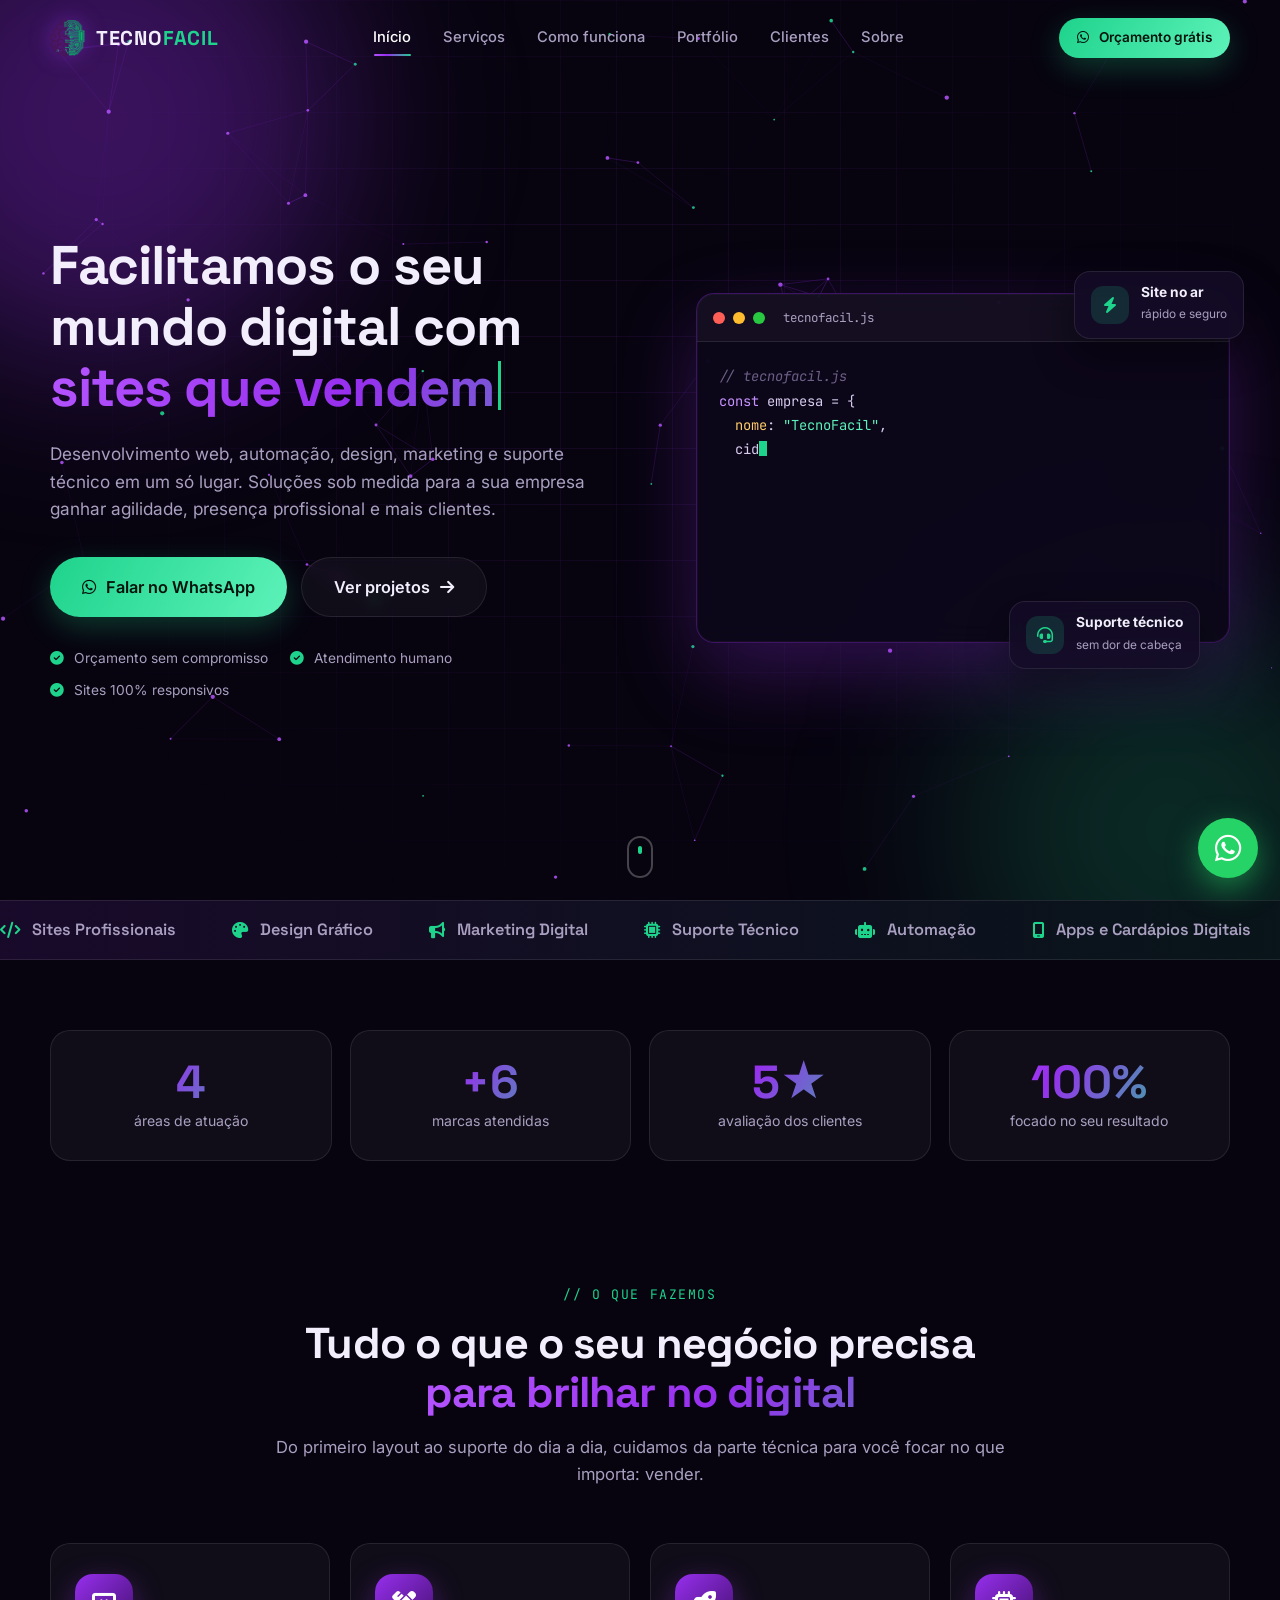
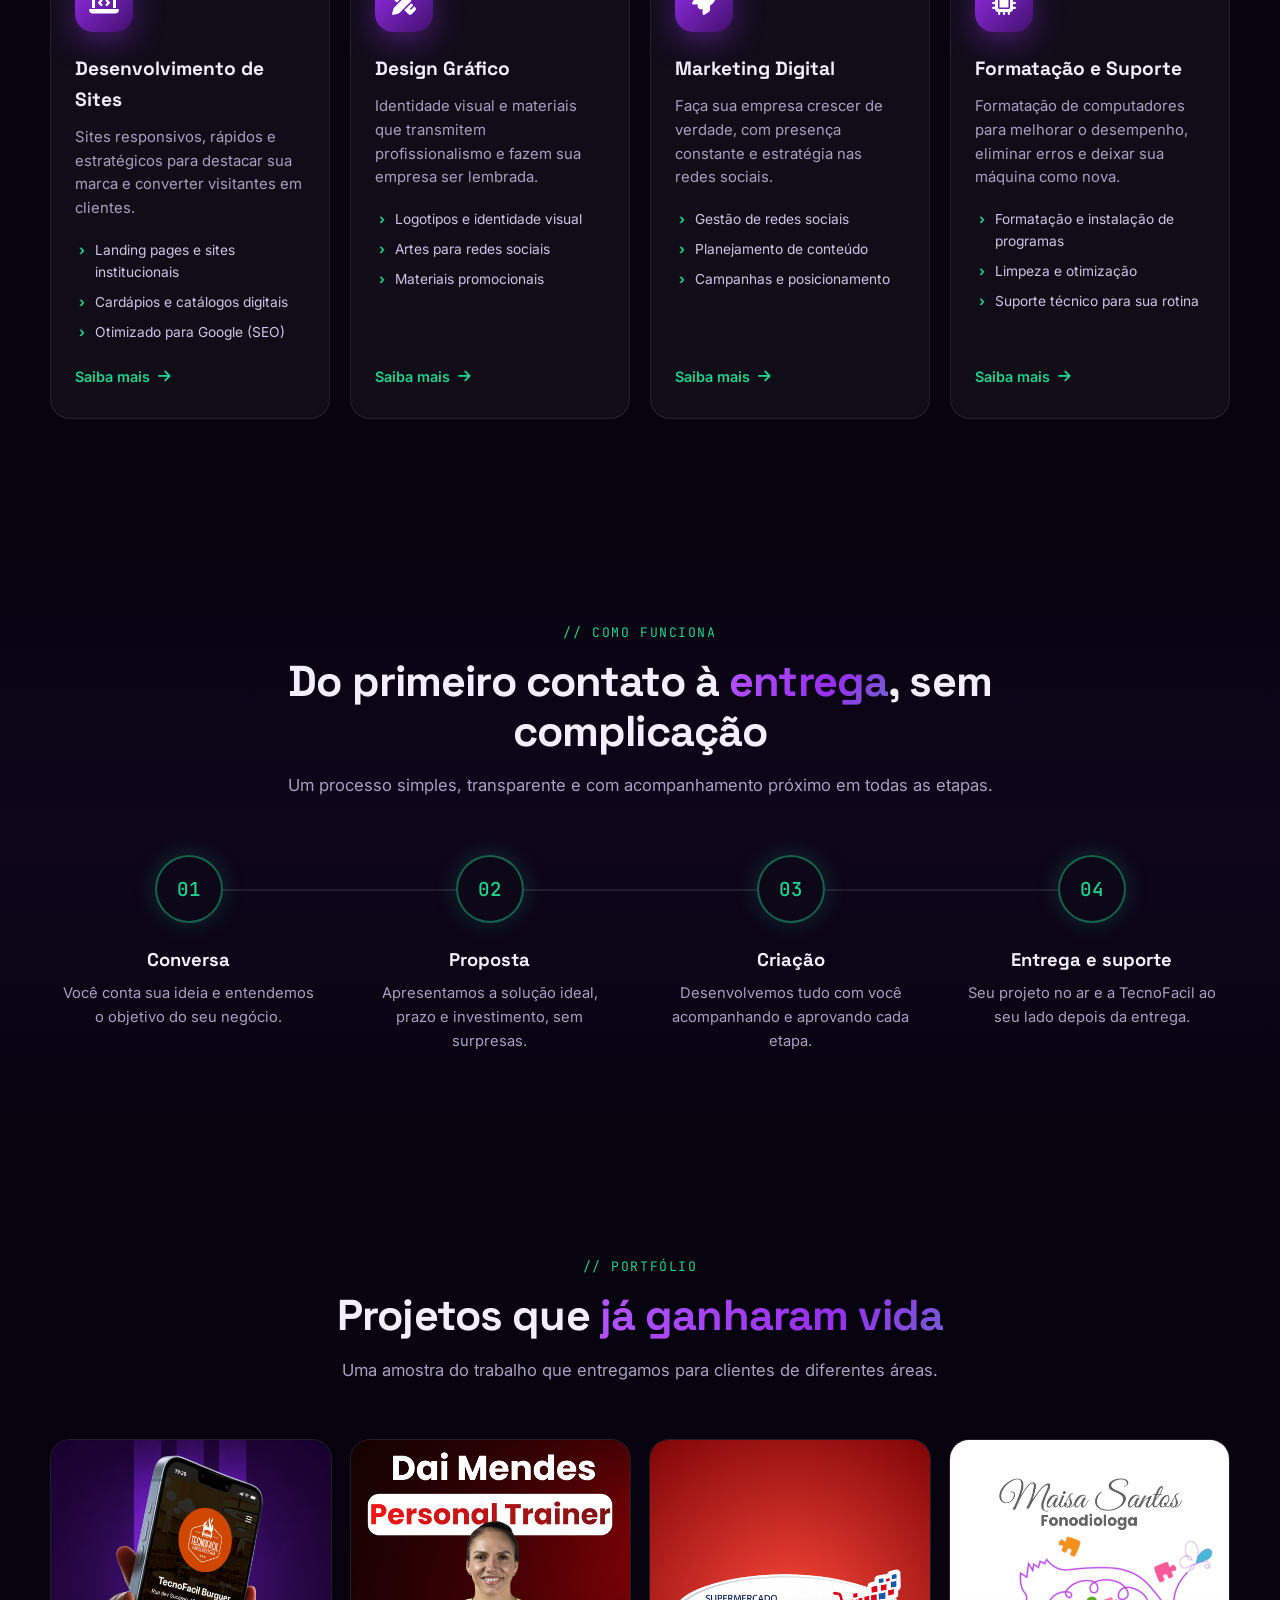
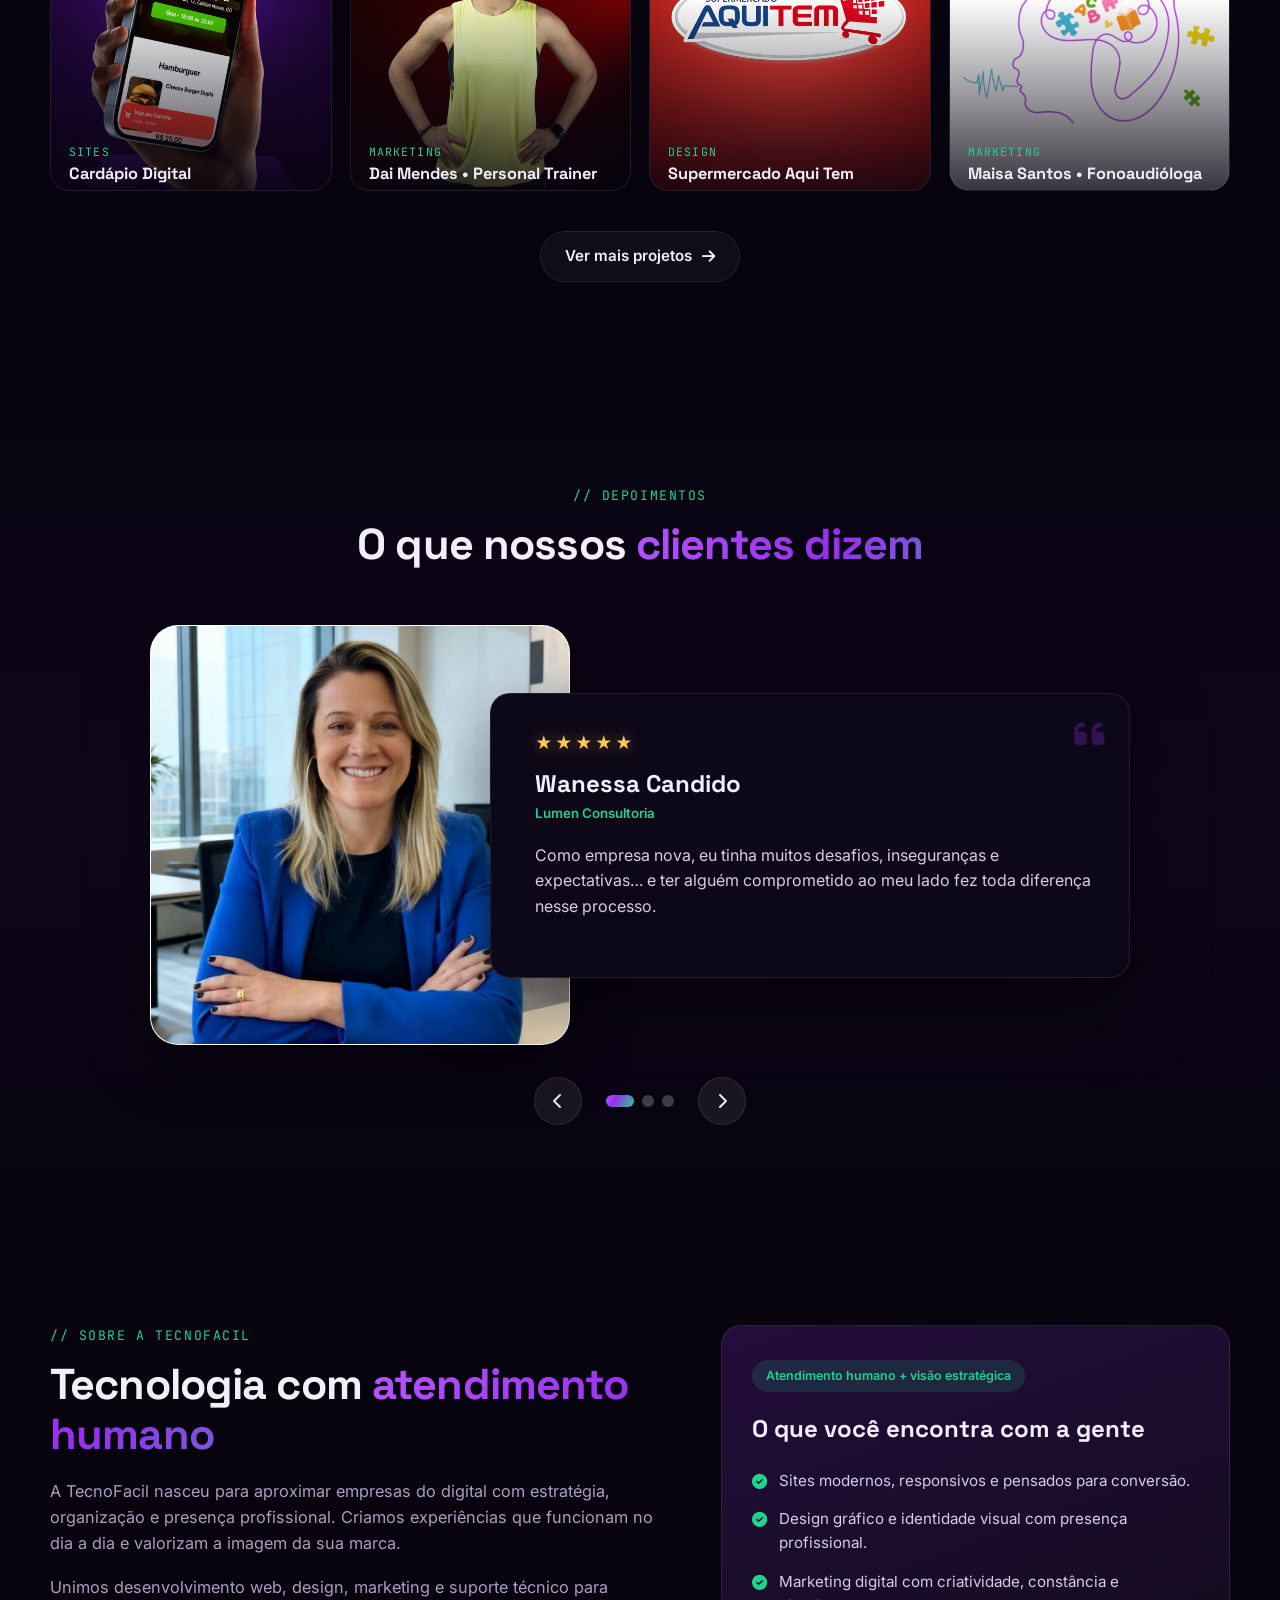
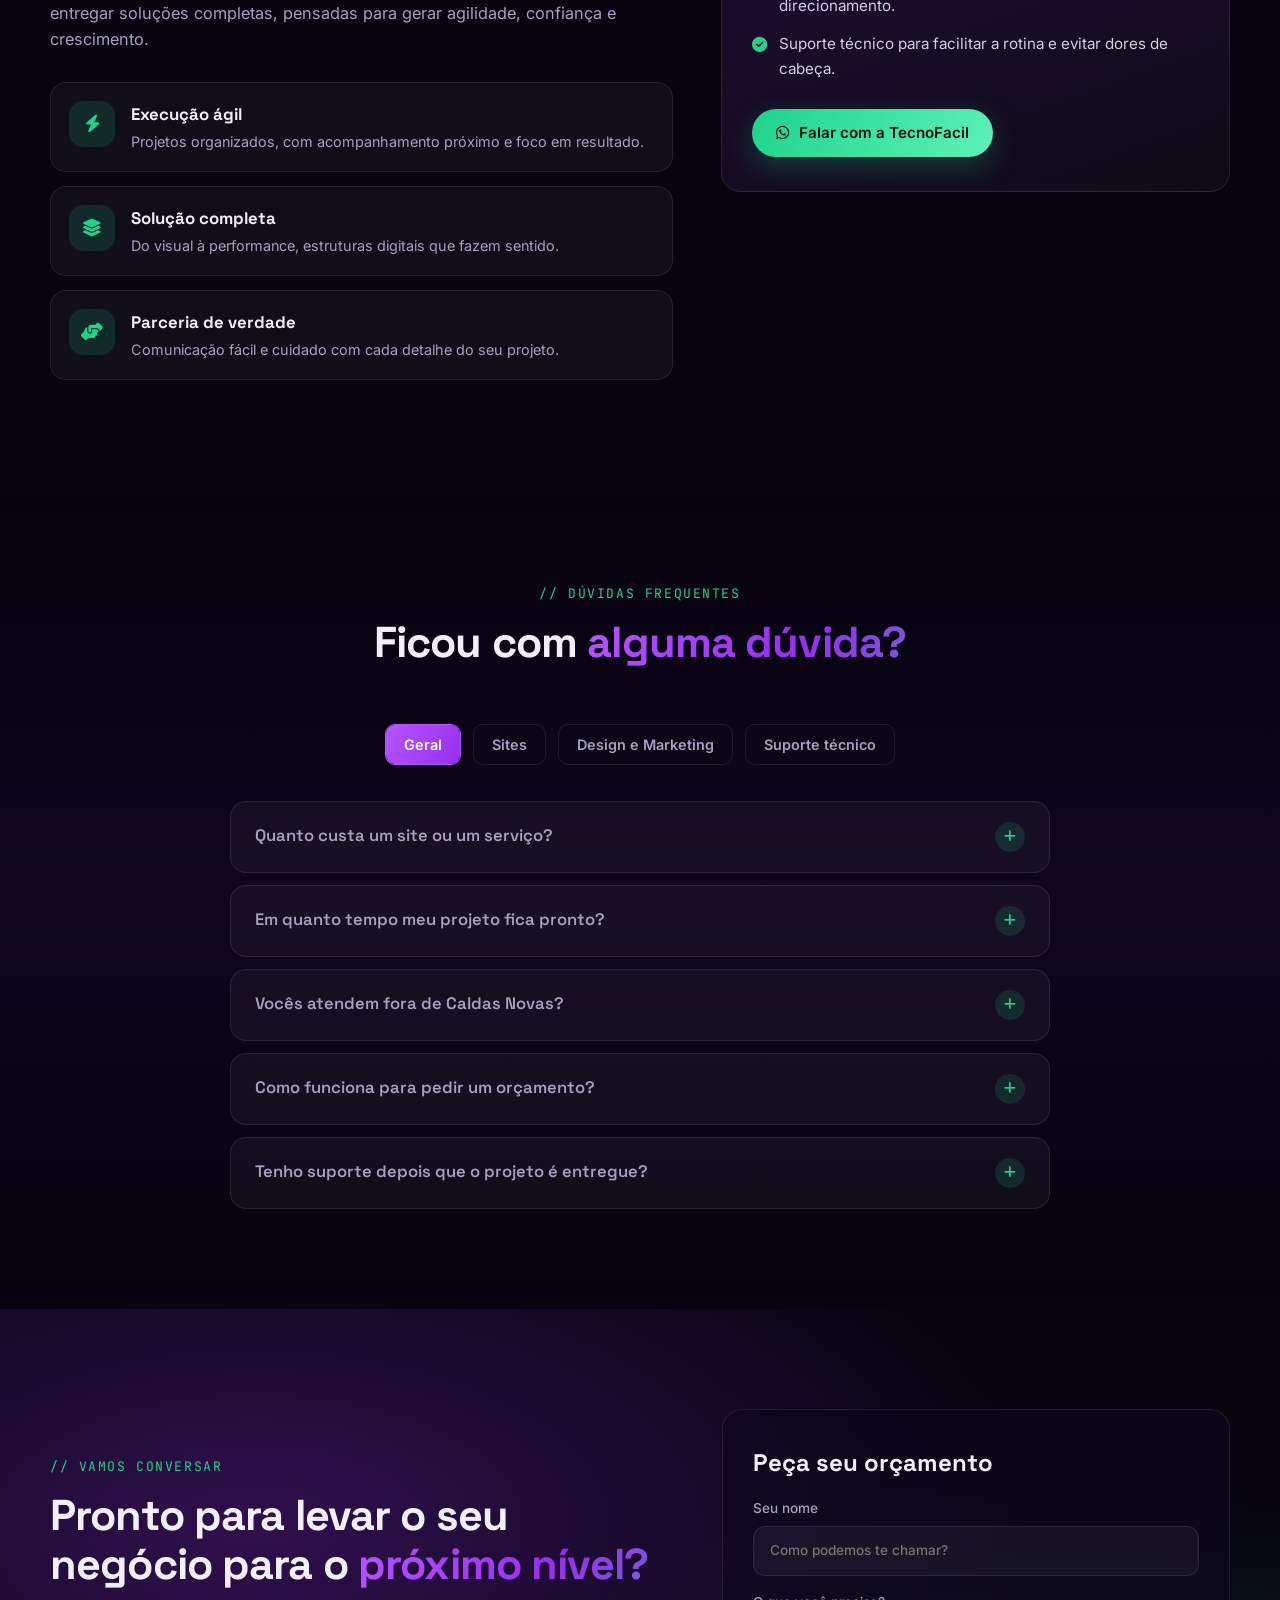
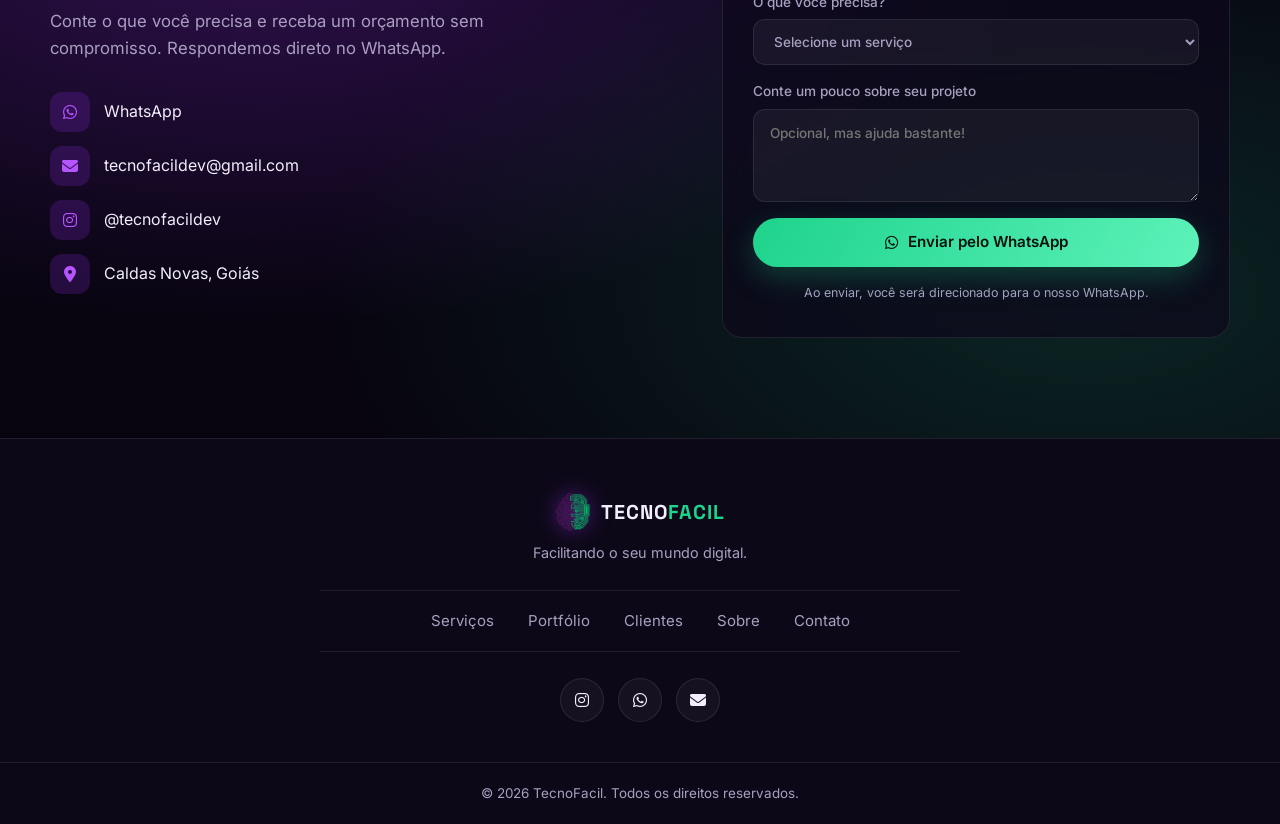
<file: index.html>
<!doctype html>
<html lang="pt-BR">
  <head>
    <meta charset="UTF-8" />
    <meta name="viewport" content="width=device-width, initial-scale=1.0" />
    <title>
      TecnoFacil | Criação de Sites, Marketing Digital e Suporte Técnico
    </title>
    <meta
      name="description"
      content="A TecnoFacil cria sites profissionais, design gráfico, marketing digital e oferece suporte técnico para empresas em Caldas Novas e todo o Brasil. Peça seu orçamento no WhatsApp."
    />
    <meta
      name="keywords"
      content="criação de sites, marketing digital, design gráfico, manutenção de computadores, suporte técnico, social media, sites profissionais, Caldas Novas, Goiás, TecnoFacil"
    />
    <meta name="author" content="TecnoFacil" />
    <meta name="robots" content="index, follow" />
    <meta name="theme-color" content="#07040f" />
    <link rel="canonical" href="https://www.tecnofacildev.com.br/" />

    <!-- Open Graph / Twitter -->
    <meta property="og:title" content="TecnoFacil | Soluções Tecnológicas" />
    <meta
      property="og:description"
      content="Sites profissionais, marketing digital e soluções para empresas."
    />
    <meta
      property="og:image"
      content="https://www.tecnofacildev.com.br/banner-tecno.png"
    />
    <meta property="og:type" content="website" />
    <meta property="og:url" content="https://www.tecnofacildev.com.br" />
    <meta name="twitter:card" content="summary_large_image" />

    <!-- Geo -->
    <meta name="geo.region" content="BR-GO" />
    <meta name="geo.placename" content="Caldas Novas" />
    <meta name="geo.position" content="-17.7445;-48.6250" />

    <script type="application/ld+json">
      {
        "@context": "https://schema.org",
        "@type": "LocalBusiness",
        "name": "TecnoFacil",
        "url": "https://www.tecnofacildev.com.br",
        "image": "https://www.tecnofacildev.com.br/banner-tecno.png",
        "email": "tecnofacildev@gmail.com",
        "telephone": "+55 62 98240-3261",
        "sameAs": ["https://www.instagram.com/tecnofacildev/"],
        "address": {
          "@type": "PostalAddress",
          "addressLocality": "Caldas Novas",
          "addressRegion": "GO",
          "addressCountry": "BR"
        }
      }
    </script>

    <!-- Fontes e ícones -->
    <link rel="preconnect" href="https://fonts.googleapis.com" />
    <link rel="preconnect" href="https://fonts.gstatic.com" crossorigin />
    <link
      href="https://fonts.googleapis.com/css2?family=Inter:wght@400;500;600;700&family=JetBrains+Mono:wght@400;500&family=Space+Grotesk:wght@500;600;700&display=swap"
      rel="stylesheet"
    />
    <link
      rel="stylesheet"
      href="https://cdnjs.cloudflare.com/ajax/libs/font-awesome/6.5.2/css/all.min.css"
    />
    <script>
      document.documentElement.classList.add("js");
    </script>
    <link rel="stylesheet" href="landing.css" />
    <link rel="icon" type="image/png" href="img/cerebro-icon.png" />
    <link rel="apple-touch-icon" href="img/cerebro-icon.png" />

    <!-- Google tag (gtag.js) -->
    <script
      async
      src="https://www.googletagmanager.com/gtag/js?id=G-0WQK9W2BGR"
    ></script>
    <script>
      window.dataLayer = window.dataLayer || [];
      function gtag() {
        dataLayer.push(arguments);
      }
      gtag("js", new Date());
      gtag("config", "G-0WQK9W2BGR");
    </script>
  </head>

  <body>
    <div class="cursor-glow" id="cursorGlow" aria-hidden="true"></div>

    <!-- ============ HEADER ============ -->
    <header class="header" id="header">
      <div class="container nav-wrapper">
        <a href="#inicio" class="logo" aria-label="TecnoFacil - início">
          <img src="img/cerebro-icon.png" alt="" />
          <span>TECNO<b>FACIL</b></span>
        </a>

        <nav class="nav-menu" id="navMenu" aria-label="Menu principal">
          <a href="#inicio" class="nav-link">Início</a>
          <a href="#servicos" class="nav-link">Serviços</a>
          <a href="#processo" class="nav-link">Como funciona</a>
          <a href="#portfolio" class="nav-link">Portfólio</a>
          <a href="#depoimentos" class="nav-link">Clientes</a>
          <a href="#sobre" class="nav-link">Sobre</a>
          <a href="#contato" class="nav-link nav-cta-mobile">Orçamento</a>
        </nav>

        <a
          href="https://wa.me/5562982403261?text=Ol%C3%A1%2C%20vim%20pelo%20site%20e%20quero%20um%20or%C3%A7amento"
          class="btn btn-glow btn-sm header-cta"
          target="_blank"
          rel="noopener"
        >
          <i class="fa-brands fa-whatsapp"></i> Orçamento grátis
        </a>

        <button
          class="menu-toggle"
          id="menuToggle"
          aria-label="Abrir menu"
          aria-expanded="false"
          aria-controls="navMenu"
        >
          <span></span><span></span><span></span>
        </button>
      </div>
    </header>

    <main>
      <!-- ============ HERO ============ -->
      <section class="hero" id="inicio">
        <canvas id="heroCanvas" aria-hidden="true"></canvas>
        <div class="hero-grid" aria-hidden="true"></div>
        <div class="orb orb-1" aria-hidden="true"></div>
        <div class="orb orb-2" aria-hidden="true"></div>

        <div class="container hero-inner">
          <div class="hero-text">
            <!-- <span class="badge reveal">
              <span class="pulse-dot"></span>
              Caldas Novas • GO &nbsp;|&nbsp; Atendemos todo o Brasil
            </span> -->

            <h1 class="reveal" style="--d: 0.1s">
              Facilitamos o seu mundo digital com
              <span class="typed-wrap"
                ><span class="gradient-text" id="typed"></span
                ><span class="caret"></span
              ></span>
            </h1>

            <p class="hero-sub reveal" style="--d: 0.2s">
              Desenvolvimento web, automação, design, marketing e suporte
              técnico em um só lugar. Soluções sob medida para a sua empresa
              ganhar agilidade, presença profissional e mais clientes.
            </p>

            <div class="hero-actions reveal" style="--d: 0.3s">
              <a
                href="https://wa.me/5562982403261?text=Ol%C3%A1%20queria%20saber%20mais%20sobre%20os%20servi%C3%A7os%20da%20TecnoFacil"
                class="btn btn-glow btn-lg magnetic"
                target="_blank"
                rel="noopener"
              >
                <i class="fa-brands fa-whatsapp"></i> Falar no WhatsApp
              </a>
              <a href="#portfolio" class="btn btn-ghost btn-lg magnetic">
                Ver projetos <i class="fa-solid fa-arrow-right"></i>
              </a>
            </div>

            <ul class="hero-trust reveal" style="--d: 0.4s">
              <li>
                <i class="fa-solid fa-circle-check"></i> Orçamento sem
                compromisso
              </li>
              <li>
                <i class="fa-solid fa-circle-check"></i> Atendimento humano
              </li>
              <li>
                <i class="fa-solid fa-circle-check"></i> Sites 100% responsivos
              </li>
            </ul>
          </div>

          <!-- Janela de código animada -->
          <div class="hero-visual reveal" style="--d: 0.25s">
            <div class="code-window tilt">
              <div class="code-bar">
                <span class="dot r"></span><span class="dot y"></span
                ><span class="dot g"></span>
                <span class="code-title">tecnofacil.js</span>
              </div>
              <pre
                class="code-body"
                id="codeBody"
                aria-label="Exemplo de código"
              ></pre>
            </div>

            <div class="float-card fc-1">
              <i class="fa-solid fa-bolt"></i>
              <div>
                <strong>Site no ar</strong><small>rápido e seguro</small>
              </div>
            </div>
            <div class="float-card fc-3">
              <i class="fa-solid fa-headset"></i>
              <div>
                <strong>Suporte técnico</strong><small>sem dor de cabeça</small>
              </div>
            </div>
          </div>
        </div>

        <a href="#servicos" class="scroll-hint" aria-label="Rolar para baixo">
          <span></span>
        </a>
      </section>

      <!-- ============ FAIXA ROLANTE ============ -->
      <div class="marquee" aria-hidden="true">
        <div class="marquee-track">
          <span><i class="fa-solid fa-code"></i> Sites Profissionais</span>
          <span><i class="fa-solid fa-palette"></i> Design Gráfico</span>
          <span><i class="fa-solid fa-bullhorn"></i> Marketing Digital</span>
          <span><i class="fa-solid fa-microchip"></i> Suporte Técnico</span>
          <span><i class="fa-solid fa-robot"></i> Automação</span>
          <span
            ><i class="fa-solid fa-mobile-screen"></i> Apps e Cardápios
            Digitais</span
          >
          <span><i class="fa-solid fa-code"></i> Sites Profissionais</span>
          <span><i class="fa-solid fa-palette"></i> Design Gráfico</span>
          <span><i class="fa-solid fa-bullhorn"></i> Marketing Digital</span>
          <span><i class="fa-solid fa-microchip"></i> Suporte Técnico</span>
          <span><i class="fa-solid fa-robot"></i> Automação</span>
          <span
            ><i class="fa-solid fa-mobile-screen"></i> Apps e Cardápios
            Digitais</span
          >
        </div>
      </div>

      <!-- ============ NÚMEROS ============ -->
      <section class="stats">
        <div class="container stats-grid">
          <div class="stat reveal">
            <strong><span data-count="4">0</span></strong>
            <span>áreas de atuação</span>
          </div>
          <div class="stat reveal" style="--d: 0.1s">
            <strong>+<span data-count="6">0</span></strong>
            <span>marcas atendidas</span>
          </div>
          <div class="stat reveal" style="--d: 0.2s">
            <strong><span data-count="5">0</span>★</strong>
            <span>avaliação dos clientes</span>
          </div>
          <div class="stat reveal" style="--d: 0.3s">
            <strong><span data-count="100">0</span>%</strong>
            <span>focado no seu resultado</span>
          </div>
        </div>
      </section>

      <!-- ============ SERVIÇOS ============ -->
      <section class="section" id="servicos">
        <div class="container">
          <header class="section-head reveal">
            <span class="eyebrow">// O QUE FAZEMOS</span>
            <h2>
              Tudo o que o seu negócio precisa
              <span class="gradient-text">para brilhar no digital</span>
            </h2>
            <p>
              Do primeiro layout ao suporte do dia a dia, cuidamos da parte
              técnica para você focar no que importa: vender.
            </p>
          </header>

          <div class="services-grid">
            <article class="service-card glow-card reveal">
              <div class="service-icon">
                <i class="fa-solid fa-laptop-code"></i>
              </div>
              <h3>Desenvolvimento de Sites</h3>
              <p>
                Sites responsivos, rápidos e estratégicos para destacar sua
                marca e converter visitantes em clientes.
              </p>
              <ul>
                <li>Landing pages e sites institucionais</li>
                <li>Cardápios e catálogos digitais</li>
                <li>Otimizado para Google (SEO)</li>
              </ul>
              <a href="servico-sites.html" class="card-link"
                >Saiba mais <i class="fa-solid fa-arrow-right"></i
              ></a>
            </article>

            <article class="service-card glow-card reveal" style="--d: 0.1s">
              <div class="service-icon">
                <i class="fa-solid fa-pen-ruler"></i>
              </div>
              <h3>Design Gráfico</h3>
              <p>
                Identidade visual e materiais que transmitem profissionalismo e
                fazem sua empresa ser lembrada.
              </p>
              <ul>
                <li>Logotipos e identidade visual</li>
                <li>Artes para redes sociais</li>
                <li>Materiais promocionais</li>
              </ul>
              <a href="servico-design.html" class="card-link"
                >Saiba mais <i class="fa-solid fa-arrow-right"></i
              ></a>
            </article>

            <article class="service-card glow-card reveal" style="--d: 0.2s">
              <div class="service-icon"><i class="fa-solid fa-rocket"></i></div>
              <h3>Marketing Digital</h3>
              <p>
                Faça sua empresa crescer de verdade, com presença constante e
                estratégia nas redes sociais.
              </p>
              <ul>
                <li>Gestão de redes sociais</li>
                <li>Planejamento de conteúdo</li>
                <li>Campanhas e posicionamento</li>
              </ul>
              <a href="servico-marketing.html" class="card-link"
                >Saiba mais <i class="fa-solid fa-arrow-right"></i
              ></a>
            </article>

            <article class="service-card glow-card reveal" style="--d: 0.3s">
              <div class="service-icon">
                <i class="fa-solid fa-microchip"></i>
              </div>
              <h3>Formatação e Suporte</h3>
              <p>
                Formatação de computadores para melhorar o desempenho, eliminar
                erros e deixar sua máquina como nova.
              </p>
              <ul>
                <li>Formatação e instalação de programas</li>
                <li>Limpeza e otimização</li>
                <li>Suporte técnico para sua rotina</li>
              </ul>
              <a href="servico-suporte.html" class="card-link"
                >Saiba mais <i class="fa-solid fa-arrow-right"></i
              ></a>
            </article>
          </div>
        </div>
      </section>

      <!-- ============ PROCESSO ============ -->
      <section class="section section-alt" id="processo">
        <div class="container">
          <header class="section-head reveal">
            <span class="eyebrow">// COMO FUNCIONA</span>
            <h2>
              Do primeiro contato à <span class="gradient-text">entrega</span>,
              sem complicação
            </h2>
            <p>
              Um processo simples, transparente e com acompanhamento próximo em
              todas as etapas.
            </p>
          </header>

          <div class="steps">
            <div class="steps-line" aria-hidden="true">
              <span id="stepsFill"></span>
            </div>

            <div class="step reveal">
              <div class="step-num">01</div>
              <h3>Conversa</h3>
              <p>
                Você conta sua ideia e entendemos o objetivo do seu negócio.
              </p>
            </div>
            <div class="step reveal" style="--d: 0.12s">
              <div class="step-num">02</div>
              <h3>Proposta</h3>
              <p>
                Apresentamos a solução ideal, prazo e investimento, sem
                surpresas.
              </p>
            </div>
            <div class="step reveal" style="--d: 0.24s">
              <div class="step-num">03</div>
              <h3>Criação</h3>
              <p>
                Desenvolvemos tudo com você acompanhando e aprovando cada etapa.
              </p>
            </div>
            <div class="step reveal" style="--d: 0.36s">
              <div class="step-num">04</div>
              <h3>Entrega e suporte</h3>
              <p>
                Seu projeto no ar e a TecnoFacil ao seu lado depois da entrega.
              </p>
            </div>
          </div>
        </div>
      </section>

      <!-- ============ PORTFÓLIO ============ -->
      <section class="section" id="portfolio">
        <div class="container">
          <header class="section-head reveal">
            <span class="eyebrow">// PORTFÓLIO</span>
            <h2>
              Projetos que <span class="gradient-text">já ganharam vida</span>
            </h2>
            <p>
              Uma amostra do trabalho que entregamos para clientes de diferentes
              áreas.
            </p>
          </header>

          <div class="portfolio-grid" id="portfolioGrid">
            <a href="servico-sites.html" class="work" data-cat="sites">
              <img
                src="img-service/foto-cardapio.png"
                alt="Cardápio digital TecnoFacil Burger"
                loading="lazy"
              />
              <div class="work-info">
                <span>Sites</span>
                <h3>Cardápio Digital</h3>
              </div>
            </a>
            <a href="servico-marketing.html" class="work" data-cat="marketing">
              <img
                src="img-service/foto-daimendes.png"
                alt="Dai Mendes Personal Trainer"
                loading="lazy"
              />
              <div class="work-info">
                <span>Marketing</span>
                <h3>Dai Mendes • Personal Trainer</h3>
              </div>
            </a>
            <a href="servico-design.html" class="work" data-cat="design">
              <img
                src="img-service/foto-supermercado.png"
                alt="Supermercado Aqui Tem"
                loading="lazy"
              />
              <div class="work-info">
                <span>Design</span>
                <h3>Supermercado Aqui Tem</h3>
              </div>
            </a>
            <a href="servico-marketing.html" class="work" data-cat="marketing">
              <img
                src="img-service/foto-maisa-fono.png"
                alt="Maisa Santos Fonoaudióloga"
                loading="lazy"
              />
              <div class="work-info">
                <span>Marketing</span>
                <h3>Maisa Santos • Fonoaudióloga</h3>
              </div>
            </a>
          </div>

          <div class="center reveal">
            <a href="portfolio.html" class="btn btn-ghost"
              >Ver mais projetos <i class="fa-solid fa-arrow-right"></i
            ></a>
          </div>
        </div>
      </section>

      <!-- ============ DEPOIMENTOS ============ -->
      <section class="section section-alt" id="depoimentos">
        <div class="container">
          <header class="section-head reveal">
            <span class="eyebrow">// DEPOIMENTOS</span>
            <h2>
              O que nossos <span class="gradient-text">clientes dizem</span>
            </h2>
          </header>

          <div class="tcar reveal" id="tcar" aria-roledescription="carrossel" aria-label="Depoimentos de clientes">
            <div class="tcar-stage">
              <div class="tcar-media">
                <img class="tcar-img photo active" src="img/FOTO DA WANESSA.jpeg" alt="Foto de Wanessa Candido" />
                <img class="tcar-img logo" src="img/Logo-Aqui-Tem.png" alt="Logo Supermercado Aqui Tem" loading="lazy" />
                <img class="tcar-img logo logo-full" src="img-service/foto-dermaxx.png" alt="Logo Dermaxx" loading="lazy" />
              </div>
              <div class="tcar-card glow-card" aria-live="polite">
                <article class="tcar-slide active" aria-hidden="false">
                  <i class="fa-solid fa-quote-left quote" aria-hidden="true"></i>
                  <div class="stars" aria-label="5 estrelas">★★★★★</div>
                  <h3>Wanessa Candido</h3>
                  <small class="tcar-role">Lumen Consultoria</small>
                  <p>Como empresa nova, eu tinha muitos desafios, inseguranças e expectativas… e ter alguém comprometido ao meu lado fez toda diferença nesse processo.</p>
                </article>
                <article class="tcar-slide" aria-hidden="true">
                  <i class="fa-solid fa-quote-left quote" aria-hidden="true"></i>
                  <div class="stars" aria-label="5 estrelas">★★★★★</div>
                  <h3>Edilson Machado</h3>
                  <small class="tcar-role">Supermercado Aqui Tem</small>
                  <p>O João é um profissional muito dedicado, atencioso e competente. Ele desenvolveu algumas artes para o nosso supermercado e o resultado foi excelente.</p>
                </article>
                <article class="tcar-slide" aria-hidden="true">
                  <i class="fa-solid fa-quote-left quote" aria-hidden="true"></i>
                  <div class="stars" aria-label="5 estrelas">★★★★★</div>
                  <h3>Gustavo Candido</h3>
                  <small class="tcar-role">Dermaxx</small>
                  <p>O João desenvolveu uma sequência de materiais para a Dermaxx e o resultado foi muito bom. A comunicação sempre foi fácil, o processo foi tranquilo e as entregas vieram organizadas. Gostei bastante da parceria e do cuidado com o projeto.</p>
                </article>
              </div>
            </div>

            <div class="tcar-nav">
              <button type="button" class="tcar-btn" id="tcarPrev" aria-label="Depoimento anterior">
                <i class="fa-solid fa-chevron-left" aria-hidden="true"></i>
              </button>
              <div class="tcar-dots">
              <button type="button" class="tcar-dot active" aria-label="Ver depoimento 1"></button>
              <button type="button" class="tcar-dot" aria-label="Ver depoimento 2"></button>
              <button type="button" class="tcar-dot" aria-label="Ver depoimento 3"></button>
              </div>
              <button type="button" class="tcar-btn" id="tcarNext" aria-label="Próximo depoimento">
                <i class="fa-solid fa-chevron-right" aria-hidden="true"></i>
              </button>
            </div>
          </div>
        </div>
      </section>

      <!-- ============ SOBRE ============ -->
      <section class="section" id="sobre">
        <div class="container about">
          <div class="about-copy reveal">
            <span class="eyebrow">// SOBRE A TECNOFACIL</span>
            <h2>
              Tecnologia com
              <span class="gradient-text">atendimento humano</span>
            </h2>
            <p>
              A TecnoFacil nasceu para aproximar empresas do digital com
              estratégia, organização e presença profissional. Criamos
              experiências que funcionam no dia a dia e valorizam a imagem da
              sua marca.
            </p>
            <p>
              Unimos desenvolvimento web, design, marketing e suporte técnico
              para entregar soluções completas, pensadas para gerar agilidade,
              confiança e crescimento.
            </p>

            <div class="highlights">
              <div class="highlight">
                <i class="fa-solid fa-bolt"></i>
                <div>
                  <h3>Execução ágil</h3>
                  <p>
                    Projetos organizados, com acompanhamento próximo e foco em
                    resultado.
                  </p>
                </div>
              </div>
              <div class="highlight">
                <i class="fa-solid fa-layer-group"></i>
                <div>
                  <h3>Solução completa</h3>
                  <p>
                    Do visual à performance, estruturas digitais que fazem
                    sentido.
                  </p>
                </div>
              </div>
              <div class="highlight">
                <i class="fa-solid fa-handshake-angle"></i>
                <div>
                  <h3>Parceria de verdade</h3>
                  <p>
                    Comunicação fácil e cuidado com cada detalhe do seu projeto.
                  </p>
                </div>
              </div>
            </div>
          </div>

          <aside class="about-card glow-card reveal" style="--d: 0.15s">
            <span class="badge-solid"
              >Atendimento humano + visão estratégica</span
            >
            <h3>O que você encontra com a gente</h3>
            <ul class="check-list">
              <li>
                <i class="fa-solid fa-circle-check"></i> Sites modernos,
                responsivos e pensados para conversão.
              </li>
              <li>
                <i class="fa-solid fa-circle-check"></i> Design gráfico e
                identidade visual com presença profissional.
              </li>
              <li>
                <i class="fa-solid fa-circle-check"></i> Marketing digital com
                criatividade, constância e direcionamento.
              </li>
              <li>
                <i class="fa-solid fa-circle-check"></i> Suporte técnico para
                facilitar a rotina e evitar dores de cabeça.
              </li>
            </ul>
            <a
              href="https://wa.me/5562982403261?text=Ol%C3%A1%2C%20vim%20pelo%20site%20e%20quero%20saber%20mais%20sobre%20os%20servi%C3%A7os%20da%20TecnoFacil"
              class="btn btn-glow"
              target="_blank"
              rel="noopener"
            >
              <i class="fa-brands fa-whatsapp"></i> Falar com a TecnoFacil
            </a>
          </aside>
        </div>
      </section>

      <!-- ============ FAQ ============ -->
      <section class="section section-alt" id="faq">
        <div class="container faq-wrap">
          <header class="section-head reveal">
            <span class="eyebrow">// DÚVIDAS FREQUENTES</span>
            <h2>Ficou com <span class="gradient-text">alguma dúvida?</span></h2>
          </header>

          <div class="faq reveal" id="faqRoot">
            <div class="faq-tabs" role="tablist" aria-label="Categorias de dúvidas">
              <button type="button" class="faq-tab active" role="tab" id="faq-tab-geral" aria-controls="faq-panel-geral" aria-selected="true" tabindex="0"><span>Geral</span></button>
              <button type="button" class="faq-tab" role="tab" id="faq-tab-sites" aria-controls="faq-panel-sites" aria-selected="false" tabindex="-1"><span>Sites</span></button>
              <button type="button" class="faq-tab" role="tab" id="faq-tab-design" aria-controls="faq-panel-design" aria-selected="false" tabindex="-1"><span>Design e Marketing</span></button>
              <button type="button" class="faq-tab" role="tab" id="faq-tab-suporte" aria-controls="faq-panel-suporte" aria-selected="false" tabindex="-1"><span>Suporte técnico</span></button>
            </div>

            <div class="faq-panel" role="tabpanel" id="faq-panel-geral" aria-labelledby="faq-tab-geral">
              <div class="faq-item">
                <button type="button" class="faq-q" aria-expanded="false" aria-controls="faq-a-geral-0" id="faq-q-geral-0">
                  <span>Quanto custa um site ou um serviço?</span><i class="fa-solid fa-plus" aria-hidden="true"></i>
                </button>
                <div class="faq-a" id="faq-a-geral-0" role="region" aria-labelledby="faq-q-geral-0">
                  <div><p>O valor depende do que o seu negócio precisa. Conte sua ideia pelo WhatsApp e enviamos uma proposta clara, sem compromisso e sem surpresas.</p></div>
                </div>
              </div>
              <div class="faq-item">
                <button type="button" class="faq-q" aria-expanded="false" aria-controls="faq-a-geral-1" id="faq-q-geral-1">
                  <span>Em quanto tempo meu projeto fica pronto?</span><i class="fa-solid fa-plus" aria-hidden="true"></i>
                </button>
                <div class="faq-a" id="faq-a-geral-1" role="region" aria-labelledby="faq-q-geral-1">
                  <div><p>O prazo varia conforme o tamanho do projeto. Combinamos tudo na proposta e você acompanha cada etapa até a entrega.</p></div>
                </div>
              </div>
              <div class="faq-item">
                <button type="button" class="faq-q" aria-expanded="false" aria-controls="faq-a-geral-2" id="faq-q-geral-2">
                  <span>Vocês atendem fora de Caldas Novas?</span><i class="fa-solid fa-plus" aria-hidden="true"></i>
                </button>
                <div class="faq-a" id="faq-a-geral-2" role="region" aria-labelledby="faq-q-geral-2">
                  <div><p>Atendemos clientes de todo o Brasil. O contato e o acompanhamento podem ser feitos online, de forma simples e rápida.</p></div>
                </div>
              </div>
              <div class="faq-item">
                <button type="button" class="faq-q" aria-expanded="false" aria-controls="faq-a-geral-3" id="faq-q-geral-3">
                  <span>Como funciona para pedir um orçamento?</span><i class="fa-solid fa-plus" aria-hidden="true"></i>
                </button>
                <div class="faq-a" id="faq-a-geral-3" role="region" aria-labelledby="faq-q-geral-3">
                  <div><p>É simples: você nos chama no WhatsApp ou preenche o formulário do site e conta o que precisa. Em seguida enviamos uma proposta sem compromisso.</p></div>
                </div>
              </div>
              <div class="faq-item">
                <button type="button" class="faq-q" aria-expanded="false" aria-controls="faq-a-geral-4" id="faq-q-geral-4">
                  <span>Tenho suporte depois que o projeto é entregue?</span><i class="fa-solid fa-plus" aria-hidden="true"></i>
                </button>
                <div class="faq-a" id="faq-a-geral-4" role="region" aria-labelledby="faq-q-geral-4">
                  <div><p>Sim. Nosso atendimento é humano e próximo: continuamos à disposição para ajustes, dúvidas e suporte técnico.</p></div>
                </div>
              </div>
            </div>

            <div class="faq-panel" role="tabpanel" id="faq-panel-sites" aria-labelledby="faq-tab-sites" hidden>
              <div class="faq-item">
                <button type="button" class="faq-q" aria-expanded="false" aria-controls="faq-a-sites-0" id="faq-q-sites-0">
                  <span>Que tipos de site vocês criam?</span><i class="fa-solid fa-plus" aria-hidden="true"></i>
                </button>
                <div class="faq-a" id="faq-a-sites-0" role="region" aria-labelledby="faq-q-sites-0">
                  <div><p>Criamos landing pages, sites institucionais, cardápios digitais e catálogos, sempre sob medida para o seu negócio e pensados para converter visitas em contatos.</p></div>
                </div>
              </div>
              <div class="faq-item">
                <button type="button" class="faq-q" aria-expanded="false" aria-controls="faq-a-sites-1" id="faq-q-sites-1">
                  <span>O site funciona bem no celular?</span><i class="fa-solid fa-plus" aria-hidden="true"></i>
                </button>
                <div class="faq-a" id="faq-a-sites-1" role="region" aria-labelledby="faq-q-sites-1">
                  <div><p>Sim. Todos os nossos sites são responsivos e pensados para funcionar muito bem em celulares, tablets e computadores.</p></div>
                </div>
              </div>
              <div class="faq-item">
                <button type="button" class="faq-q" aria-expanded="false" aria-controls="faq-a-sites-2" id="faq-q-sites-2">
                  <span>Meu site vai aparecer no Google?</span><i class="fa-solid fa-plus" aria-hidden="true"></i>
                </button>
                <div class="faq-a" id="faq-a-sites-2" role="region" aria-labelledby="faq-q-sites-2">
                  <div><p>Aplicamos boas práticas de SEO na estrutura do site para que sua empresa seja encontrada com mais facilidade por quem pesquisa pelos seus serviços.</p></div>
                </div>
              </div>
              <div class="faq-item">
                <button type="button" class="faq-q" aria-expanded="false" aria-controls="faq-a-sites-3" id="faq-q-sites-3">
                  <span>Posso pedir ajustes depois que o site estiver no ar?</span><i class="fa-solid fa-plus" aria-hidden="true"></i>
                </button>
                <div class="faq-a" id="faq-a-sites-3" role="region" aria-labelledby="faq-q-sites-3">
                  <div><p>Pode, sim. Continuamos disponíveis para atualizações, correções e melhorias conforme o seu negócio evolui.</p></div>
                </div>
              </div>
            </div>

            <div class="faq-panel" role="tabpanel" id="faq-panel-design" aria-labelledby="faq-tab-design" hidden>
              <div class="faq-item">
                <button type="button" class="faq-q" aria-expanded="false" aria-controls="faq-a-design-0" id="faq-q-design-0">
                  <span>Vocês criam logotipo e identidade visual?</span><i class="fa-solid fa-plus" aria-hidden="true"></i>
                </button>
                <div class="faq-a" id="faq-a-design-0" role="region" aria-labelledby="faq-q-design-0">
                  <div><p>Sim. Desenvolvemos logotipos e identidades visuais, com materiais para uso digital e impresso, para a sua marca transmitir profissionalismo.</p></div>
                </div>
              </div>
              <div class="faq-item">
                <button type="button" class="faq-q" aria-expanded="false" aria-controls="faq-a-design-1" id="faq-q-design-1">
                  <span>O que está incluso na gestão de redes sociais?</span><i class="fa-solid fa-plus" aria-hidden="true"></i>
                </button>
                <div class="faq-a" id="faq-a-design-1" role="region" aria-labelledby="faq-q-design-1">
                  <div><p>Cuidamos de posts, stories e artes com identidade visual consistente, com estratégia e constância para a sua empresa aparecer e atrair clientes. Os detalhes são combinados na proposta.</p></div>
                </div>
              </div>
              <div class="faq-item">
                <button type="button" class="faq-q" aria-expanded="false" aria-controls="faq-a-design-2" id="faq-q-design-2">
                  <span>Dá para contratar só as artes para redes sociais?</span><i class="fa-solid fa-plus" aria-hidden="true"></i>
                </button>
                <div class="faq-a" id="faq-a-design-2" role="region" aria-labelledby="faq-q-design-2">
                  <div><p>Dá. Você pode contratar apenas as artes e materiais visuais ou a gestão das redes, conforme a necessidade da sua empresa.</p></div>
                </div>
              </div>
            </div>

            <div class="faq-panel" role="tabpanel" id="faq-panel-suporte" aria-labelledby="faq-tab-suporte" hidden>
              <div class="faq-item">
                <button type="button" class="faq-q" aria-expanded="false" aria-controls="faq-a-suporte-0" id="faq-q-suporte-0">
                  <span>Vocês fazem formatação de computador e notebook?</span><i class="fa-solid fa-plus" aria-hidden="true"></i>
                </button>
                <div class="faq-a" id="faq-a-suporte-0" role="region" aria-labelledby="faq-q-suporte-0">
                  <div><p>Fazemos a formatação, a instalação de programas, a limpeza e a configuração necessárias para deixar sua máquina funcionando bem.</p></div>
                </div>
              </div>
              <div class="faq-item">
                <button type="button" class="faq-q" aria-expanded="false" aria-controls="faq-a-suporte-1" id="faq-q-suporte-1">
                  <span>Preciso fazer backup antes da formatação?</span><i class="fa-solid fa-plus" aria-hidden="true"></i>
                </button>
                <div class="faq-a" id="faq-a-suporte-1" role="region" aria-labelledby="faq-q-suporte-1">
                  <div><p>Recomendamos sempre. Antes de começar, orientamos você sobre o que salvar para que nenhum arquivo importante seja perdido.</p></div>
                </div>
              </div>
              <div class="faq-item">
                <button type="button" class="faq-q" aria-expanded="false" aria-controls="faq-a-suporte-2" id="faq-q-suporte-2">
                  <span>A otimização realmente deixa o computador mais rápido?</span><i class="fa-solid fa-plus" aria-hidden="true"></i>
                </button>
                <div class="faq-a" id="faq-a-suporte-2" role="region" aria-labelledby="faq-q-suporte-2">
                  <div><p>Na maioria dos casos sim, principalmente em máquinas lentas ou com muitos erros. Conte o que está acontecendo e indicamos o melhor caminho.</p></div>
                </div>
              </div>
            </div>

          </div>
        </div>
      </section>

      <!-- ============ CONTATO / CTA ============ -->
      <section class="section cta" id="contato">
        <div class="cta-bg" aria-hidden="true"></div>
        <div class="container cta-inner">
          <div class="cta-copy reveal">
            <span class="eyebrow">// VAMOS CONVERSAR</span>
            <h2>
              Pronto para levar o seu negócio para o
              <span class="gradient-text">próximo nível?</span>
            </h2>
            <p>
              Conte o que você precisa e receba um orçamento sem compromisso.
              Respondemos direto no WhatsApp.
            </p>
            <ul class="contact-list">
              <li>
                <i class="fa-brands fa-whatsapp"></i
                ><a
                  href="https://wa.me/5562982403261"
                  target="_blank"
                  rel="noopener"
                  >WhatsApp</a
                >
              </li>
              <li>
                <i class="fa-solid fa-envelope"></i
                ><a href="mailto:tecnofacildev@gmail.com"
                  >tecnofacildev@gmail.com</a
                >
              </li>
              <li>
                <i class="fa-brands fa-instagram"></i
                ><a
                  href="https://www.instagram.com/tecnofacildev/"
                  target="_blank"
                  rel="noopener"
                  >@tecnofacildev</a
                >
              </li>
              <li>
                <i class="fa-solid fa-location-dot"></i
                ><span>Caldas Novas, Goiás</span>
              </li>
            </ul>
          </div>

          <form
            class="quote-form glow-card reveal"
            id="quoteForm"
            style="--d: 0.15s"
          >
            <h3>Peça seu orçamento</h3>
            <label>
              Seu nome
              <input
                type="text"
                id="qName"
                placeholder="Como podemos te chamar?"
                required
              />
            </label>
            <label>
              O que você precisa?
              <select id="qService" required>
                <option value="">Selecione um serviço</option>
                <option>Desenvolvimento de Site</option>
                <option>Design Gráfico</option>
                <option>Marketing Digital</option>
                <option>Formatação / Suporte Técnico</option>
                <option>Outro assunto</option>
              </select>
            </label>
            <label>
              Conte um pouco sobre seu projeto
              <textarea
                id="qMsg"
                rows="3"
                placeholder="Opcional, mas ajuda bastante!"
              ></textarea>
            </label>
            <button type="submit" class="btn btn-glow btn-block">
              <i class="fa-brands fa-whatsapp"></i> Enviar pelo WhatsApp
            </button>
            <small
              >Ao enviar, você será direcionado para o nosso WhatsApp.</small
            >
          </form>
        </div>
      </section>
    </main>

    <!-- ============ FOOTER ============ -->
    <footer class="footer">
      <div class="container footer-grid">
        <div class="footer-brand">
          <a href="#inicio" class="logo" aria-label="TecnoFacil - início">
            <img src="img/cerebro-icon.png" alt="" />
            <span>TECNO<b>FACIL</b></span>
          </a>
          <p>Facilitando o seu mundo digital.</p>
        </div>
        <nav class="footer-links" aria-label="Rodapé">
          <a href="#servicos">Serviços</a>
          <a href="#portfolio">Portfólio</a>
          <a href="#depoimentos">Clientes</a>
          <a href="#sobre">Sobre</a>
          <a href="#contato">Contato</a>
        </nav>
        <div class="socials">
          <a
            href="https://www.instagram.com/tecnofacildev/"
            target="_blank"
            rel="noopener"
            aria-label="Instagram"
            ><i class="fa-brands fa-instagram"></i
          ></a>
          <a
            href="https://wa.me/5562982403261"
            target="_blank"
            rel="noopener"
            aria-label="WhatsApp"
            ><i class="fa-brands fa-whatsapp"></i
          ></a>
          <a href="mailto:tecnofacildev@gmail.com" aria-label="E-mail"
            ><i class="fa-solid fa-envelope"></i
          ></a>
        </div>
      </div>
      <div class="copyright">
        <p>© 2026 TecnoFacil. Todos os direitos reservados.</p>
      </div>
    </footer>

    <!-- Botões flutuantes -->
    <a
      href="https://wa.me/5562982403261?text=Ol%C3%A1%2C%20vim%20pelo%20site%20e%20quero%20saber%20mais"
      class="whats-float"
      target="_blank"
      rel="noopener"
      aria-label="Falar no WhatsApp"
    >
      <i class="fa-brands fa-whatsapp"></i>
    </a>
    <button class="to-top" id="toTop" aria-label="Voltar ao topo">
      <i class="fa-solid fa-arrow-up"></i>
    </button>

    <script src="landing.js" defer></script>
  </body>
</html>
</file>
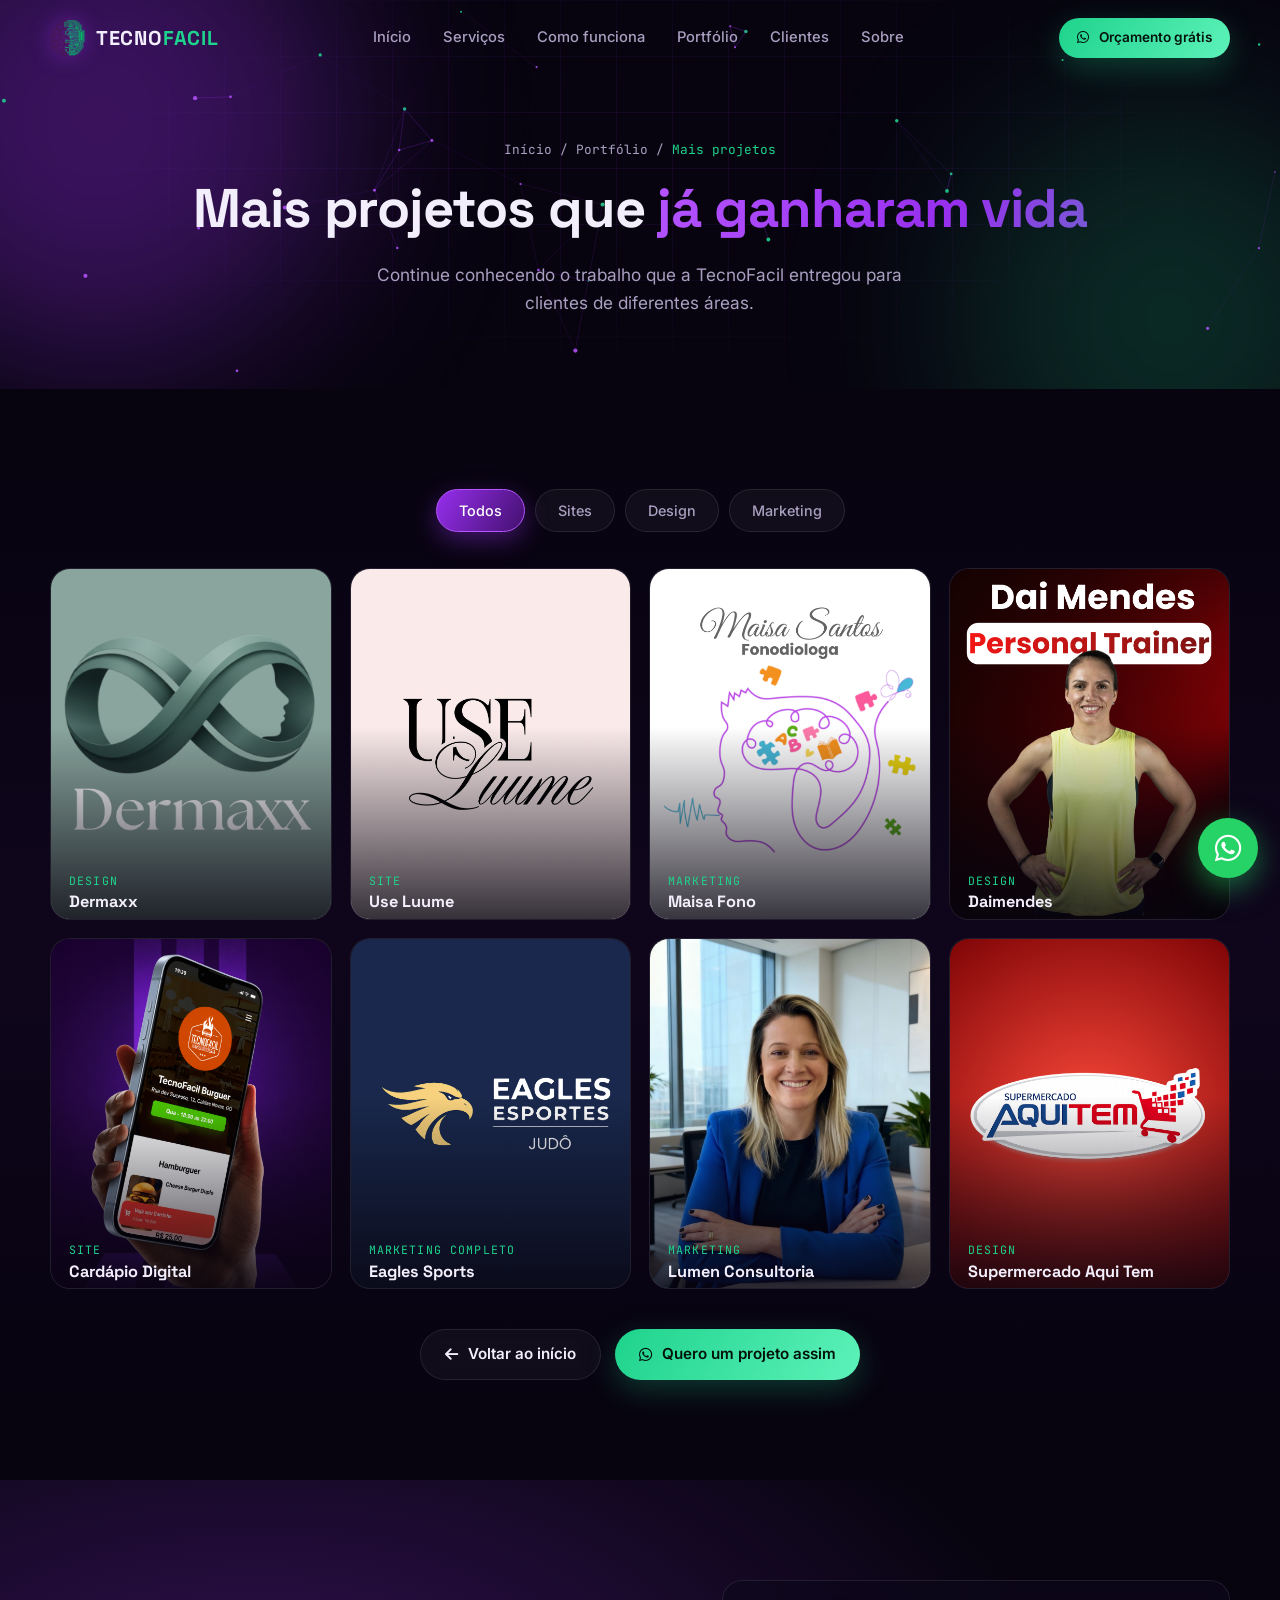
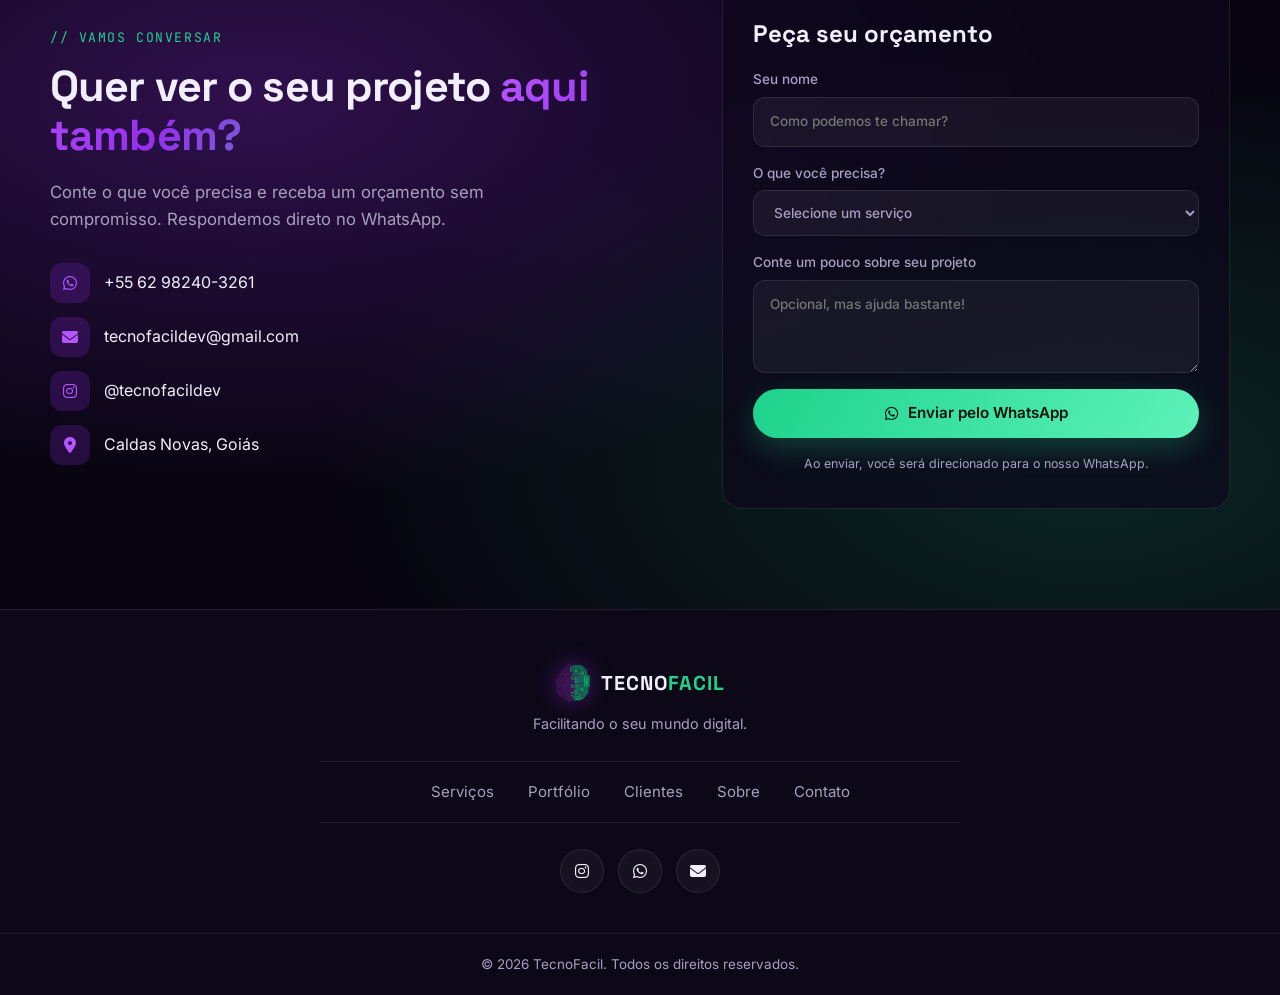
<file: portfolio.html>
<!doctype html>
<html lang="pt-BR">
  <head>
    <meta charset="UTF-8" />
    <meta name="viewport" content="width=device-width, initial-scale=1.0" />
    <title>Mais Projetos | Portfólio TecnoFacil</title>
    <meta
      name="description"
      content="Veja mais projetos de sites, design gráfico e marketing digital entregues pela TecnoFacil."
    />
    <meta name="author" content="TecnoFacil" />
    <meta name="robots" content="index, follow" />
    <meta name="theme-color" content="#07040f" />
    <link
      rel="canonical"
      href="https://www.tecnofacildev.com.br/portfolio.html"
    />
    <meta property="og:title" content="Mais Projetos | Portfólio TecnoFacil" />
    <meta
      property="og:description"
      content="Veja mais projetos de sites, design gráfico e marketing digital entregues pela TecnoFacil."
    />
    <meta
      property="og:image"
      content="https://www.tecnofacildev.com.br/banner-tecno.png"
    />
    <meta property="og:type" content="website" />
    <meta name="twitter:card" content="summary_large_image" />
    <link rel="preconnect" href="https://fonts.googleapis.com" />
    <link rel="preconnect" href="https://fonts.gstatic.com" crossorigin />
    <link
      href="https://fonts.googleapis.com/css2?family=Inter:wght@400;500;600;700&family=JetBrains+Mono:wght@400;500&family=Space+Grotesk:wght@500;600;700&display=swap"
      rel="stylesheet"
    />
    <link
      rel="stylesheet"
      href="https://cdnjs.cloudflare.com/ajax/libs/font-awesome/6.5.2/css/all.min.css"
    />
    <script>
      document.documentElement.classList.add("js");
    </script>
    <link rel="stylesheet" href="landing.css" />
    <link rel="icon" type="image/png" href="img/cerebro-icon.png" />
    <link rel="apple-touch-icon" href="img/cerebro-icon.png" />
    <script
      async
      src="https://www.googletagmanager.com/gtag/js?id=G-0WQK9W2BGR"
    ></script>
    <script>
      window.dataLayer = window.dataLayer || [];
      function gtag() {
        dataLayer.push(arguments);
      }
      gtag("js", new Date());
      gtag("config", "G-0WQK9W2BGR");
    </script>
  </head>
  <body>
    <div class="cursor-glow" id="cursorGlow" aria-hidden="true"></div>

    <header class="header" id="header">
      <div class="container nav-wrapper">
        <a href="index.html" class="logo" aria-label="TecnoFacil - início">
          <img src="img/cerebro-icon.png" alt="" />
          <span>TECNO<b>FACIL</b></span>
        </a>

        <nav class="nav-menu" id="navMenu" aria-label="Menu principal">
          <a href="index.html#inicio" class="nav-link">Início</a>
          <a href="index.html#servicos" class="nav-link">Serviços</a>
          <a href="index.html#processo" class="nav-link">Como funciona</a>
          <a href="index.html#portfolio" class="nav-link active">Portfólio</a>
          <a href="index.html#depoimentos" class="nav-link">Clientes</a>
          <a href="index.html#sobre" class="nav-link">Sobre</a>
          <a href="#contato" class="nav-link nav-cta-mobile">Orçamento</a>
        </nav>

        <a
          href="https://wa.me/5562982403261?text=Ol%C3%A1%2C%20vim%20pelo%20site%20e%20quero%20um%20or%C3%A7amento"
          class="btn btn-glow btn-sm header-cta"
          target="_blank"
          rel="noopener"
        >
          <i class="fa-brands fa-whatsapp"></i> Orçamento grátis
        </a>

        <button
          class="menu-toggle"
          id="menuToggle"
          aria-label="Abrir menu"
          aria-expanded="false"
          aria-controls="navMenu"
        >
          <span></span><span></span><span></span>
        </button>
      </div>
    </header>

    <main>
      <section class="hero page-hero page-hero-center" id="inicio">
        <canvas id="heroCanvas" aria-hidden="true"></canvas>
        <div class="hero-grid" aria-hidden="true"></div>
        <div class="orb orb-1" aria-hidden="true"></div>
        <div class="orb orb-2" aria-hidden="true"></div>
        <div class="container hero-inner">
          <div class="hero-text">
            <nav class="breadcrumb reveal" aria-label="Você está em">
              <a href="index.html">Início</a><span>/</span
              ><a href="index.html#portfolio">Portfólio</a><span>/</span
              ><span>Mais projetos</span>
            </nav>
            <h1 class="reveal" style="--d: 0.1s">
              Mais projetos que
              <span class="gradient-text">já ganharam vida</span>
            </h1>
            <p class="hero-sub reveal" style="--d: 0.2s">
              Continue conhecendo o trabalho que a TecnoFacil entregou para
              clientes de diferentes áreas.
            </p>
          </div>
        </div>
      </section>

      <section class="section section-alt" id="portfolio">
        <div class="container">
          <div
            class="filters reveal"
            role="tablist"
            aria-label="Filtrar projetos"
          >
            <button class="filter active" data-filter="all" role="tab">
              Todos
            </button>
            <button class="filter" data-filter="sites" role="tab">Sites</button>
            <button class="filter" data-filter="design" role="tab">
              Design
            </button>
            <button class="filter" data-filter="marketing" role="tab">
              Marketing
            </button>
          </div>
          <div class="portfolio-grid" id="portfolioGrid">
            <a href="servico-design.html" class="work" data-cat="design">
              <img
                src="img-service/foto-dermaxx.png"
                alt="Dermaxx"
                loading="lazy"
              />
              <div class="work-info">
                <span>Design</span>
                <h3>Dermaxx</h3>
              </div>
            </a>
            <a href="servico-sites.html" class="work" data-cat="sites">
              <img
                src="img-service/foto-use-luume.png"
                alt="Use Luume"
                loading="lazy"
              />
              <div class="work-info">
                <span>Site</span>
                <h3>Use Luume</h3>
              </div>
            </a>
            <a href="servico-marketing.html" class="work" data-cat="marketing">
              <img
                src="img-service/foto-maisa-fono.png"
                alt="Maisa Fono"
                loading="lazy"
              />
              <div class="work-info">
                <span>Marketing</span>
                <h3>Maisa Fono</h3>
              </div>
            </a>
            <a href="servico-design.html" class="work" data-cat="design">
              <img
                src="img-service/foto-daimendes.png"
                alt="Daimendes"
                loading="lazy"
              />
              <div class="work-info">
                <span>Design</span>
                <h3>Daimendes</h3>
              </div>
            </a>
            <a href="servico-sites.html" class="work" data-cat="sites">
              <img
                src="img-service/foto-cardapio.png"
                alt="Cardápio Digital"
                loading="lazy"
              />
              <div class="work-info">
                <span>Site</span>
                <h3>Cardápio Digital</h3>
              </div>
            </a>
            <a href="servico-marketing.html" class="work" data-cat="marketing">
              <img
                src="img-service/foto-eagles-sports.png"
                alt="Eagles Sports"
                loading="lazy"
              />
              <div class="work-info">
                <span>Marketing Completo</span>
                <h3>Eagles Sports</h3>
              </div>
            </a>
            <a href="servico-marketing.html" class="work" data-cat="marketing">
              <img
                src="img-service/foto-lumen.png"
                alt="Lumen Consultoria"
                loading="lazy"
              />
              <div class="work-info">
                <span>Marketing</span>
                <h3>Lumen Consultoria</h3>
              </div>
            </a>
            <a href="servico-design.html" class="work" data-cat="design">
              <img
                src="img-service/foto-supermercado.png"
                alt="Supermercado"
                loading="lazy"
              />
              <div class="work-info">
                <span>Design</span>
                <h3>Supermercado Aqui Tem</h3>
              </div>
            </a>
          </div>
          <div class="center reveal back-row">
            <a href="index.html#portfolio" class="btn btn-ghost"
              ><i class="fa-solid fa-arrow-left"></i> Voltar ao início</a
            >
            <a
              href="https://wa.me/5562982403261?text=Ol%C3%A1%2C%20vim%20pelo%20site%20e%20quero%20um%20or%C3%A7amento"
              class="btn btn-glow"
              target="_blank"
              rel="noopener"
              ><i class="fa-brands fa-whatsapp"></i> Quero um projeto assim</a
            >
          </div>
        </div>
      </section>

      <section class="section cta" id="contato">
        <div class="cta-bg" aria-hidden="true"></div>
        <div class="container cta-inner">
          <div class="cta-copy reveal">
            <span class="eyebrow">// VAMOS CONVERSAR</span>
            <h2>
              Quer ver o seu projeto
              <span class="gradient-text">aqui também?</span>
            </h2>
            <p>
              Conte o que você precisa e receba um orçamento sem compromisso.
              Respondemos direto no WhatsApp.
            </p>
            <ul class="contact-list">
              <li>
                <i class="fa-brands fa-whatsapp"></i
                ><a
                  href="https://wa.me/5562982403261"
                  target="_blank"
                  rel="noopener"
                  >+55 62 98240-3261</a
                >
              </li>
              <li>
                <i class="fa-solid fa-envelope"></i
                ><a href="mailto:tecnofacildev@gmail.com"
                  >tecnofacildev@gmail.com</a
                >
              </li>
              <li>
                <i class="fa-brands fa-instagram"></i
                ><a
                  href="https://www.instagram.com/tecnofacildev/"
                  target="_blank"
                  rel="noopener"
                  >@tecnofacildev</a
                >
              </li>
              <li>
                <i class="fa-solid fa-location-dot"></i
                ><span>Caldas Novas, Goiás</span>
              </li>
            </ul>
          </div>

          <form
            class="quote-form glow-card reveal"
            id="quoteForm"
            style="--d: 0.15s"
          >
            <h3>Peça seu orçamento</h3>
            <label>
              Seu nome
              <input
                type="text"
                id="qName"
                placeholder="Como podemos te chamar?"
                required
              />
            </label>
            <label>
              O que você precisa?
              <select id="qService" required>
                <option value="">Selecione um serviço</option>
                <option>Desenvolvimento de Site</option>
                <option>Design Gráfico</option>
                <option>Marketing Digital</option>
                <option>Formatação / Suporte Técnico</option>
                <option>Outro assunto</option>
              </select>
            </label>
            <label>
              Conte um pouco sobre seu projeto
              <textarea
                id="qMsg"
                rows="3"
                placeholder="Opcional, mas ajuda bastante!"
              ></textarea>
            </label>
            <button type="submit" class="btn btn-glow btn-block">
              <i class="fa-brands fa-whatsapp"></i> Enviar pelo WhatsApp
            </button>
            <small
              >Ao enviar, você será direcionado para o nosso WhatsApp.</small
            >
          </form>
        </div>
      </section>
    </main>

    <footer class="footer">
      <div class="container footer-grid">
        <div class="footer-brand">
          <a href="index.html" class="logo" aria-label="TecnoFacil - início">
            <img src="img/cerebro-icon.png" alt="" />
            <span>TECNO<b>FACIL</b></span>
          </a>
          <p>Facilitando o seu mundo digital.</p>
        </div>
        <nav class="footer-links" aria-label="Rodapé">
          <a href="index.html#servicos">Serviços</a>
          <a href="index.html#portfolio">Portfólio</a>
          <a href="index.html#depoimentos">Clientes</a>
          <a href="index.html#sobre">Sobre</a>
          <a href="#contato">Contato</a>
        </nav>
        <div class="socials">
          <a
            href="https://www.instagram.com/tecnofacildev/"
            target="_blank"
            rel="noopener"
            aria-label="Instagram"
            ><i class="fa-brands fa-instagram"></i
          ></a>
          <a
            href="https://wa.me/5562982403261"
            target="_blank"
            rel="noopener"
            aria-label="WhatsApp"
            ><i class="fa-brands fa-whatsapp"></i
          ></a>
          <a href="mailto:tecnofacildev@gmail.com" aria-label="E-mail"
            ><i class="fa-solid fa-envelope"></i
          ></a>
        </div>
      </div>
      <div class="copyright">
        <p>© 2026 TecnoFacil. Todos os direitos reservados.</p>
      </div>
    </footer>

    <a
      href="https://wa.me/5562982403261?text=Ol%C3%A1%2C%20vim%20pelo%20site%20e%20quero%20saber%20mais"
      class="whats-float"
      target="_blank"
      rel="noopener"
      aria-label="Falar no WhatsApp"
    >
      <i class="fa-brands fa-whatsapp"></i>
    </a>
    <button class="to-top" id="toTop" aria-label="Voltar ao topo">
      <i class="fa-solid fa-arrow-up"></i>
    </button>

    <script src="landing.js" defer></script>
  </body>
</html>
</file>
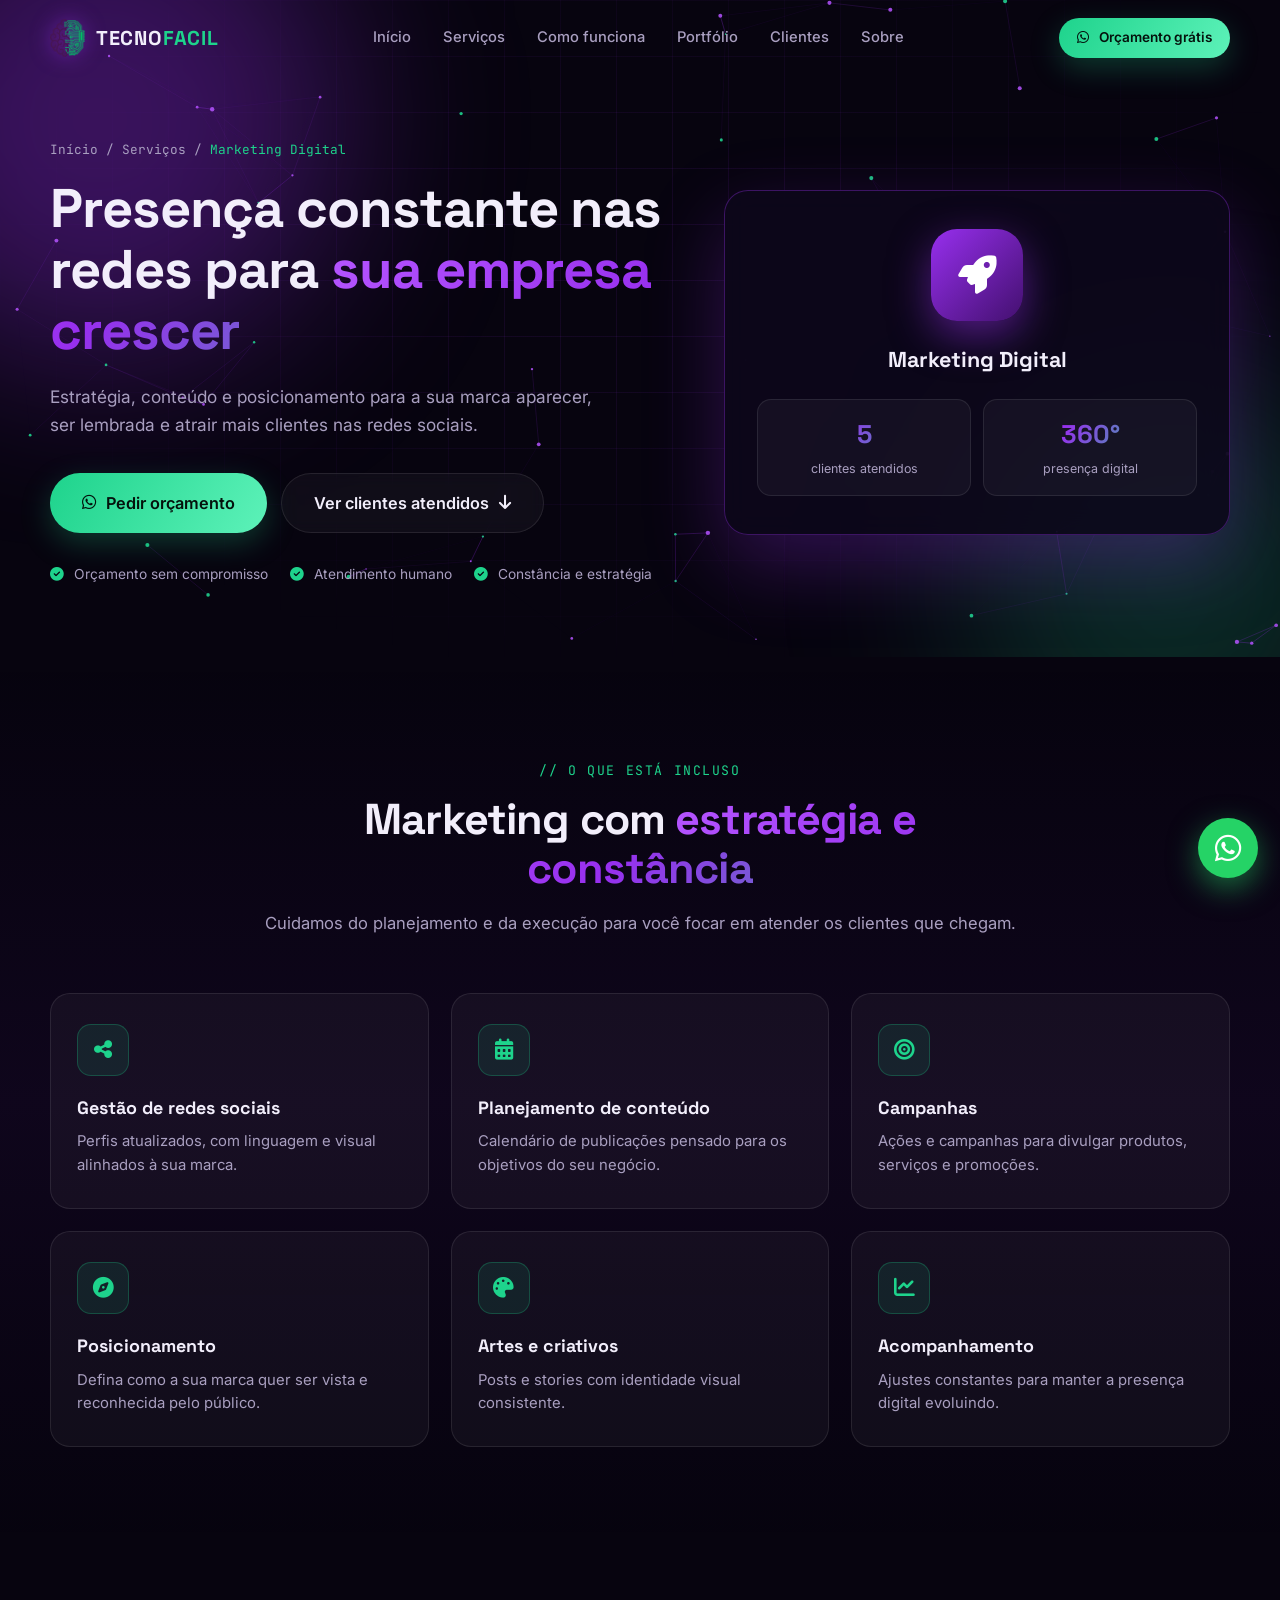
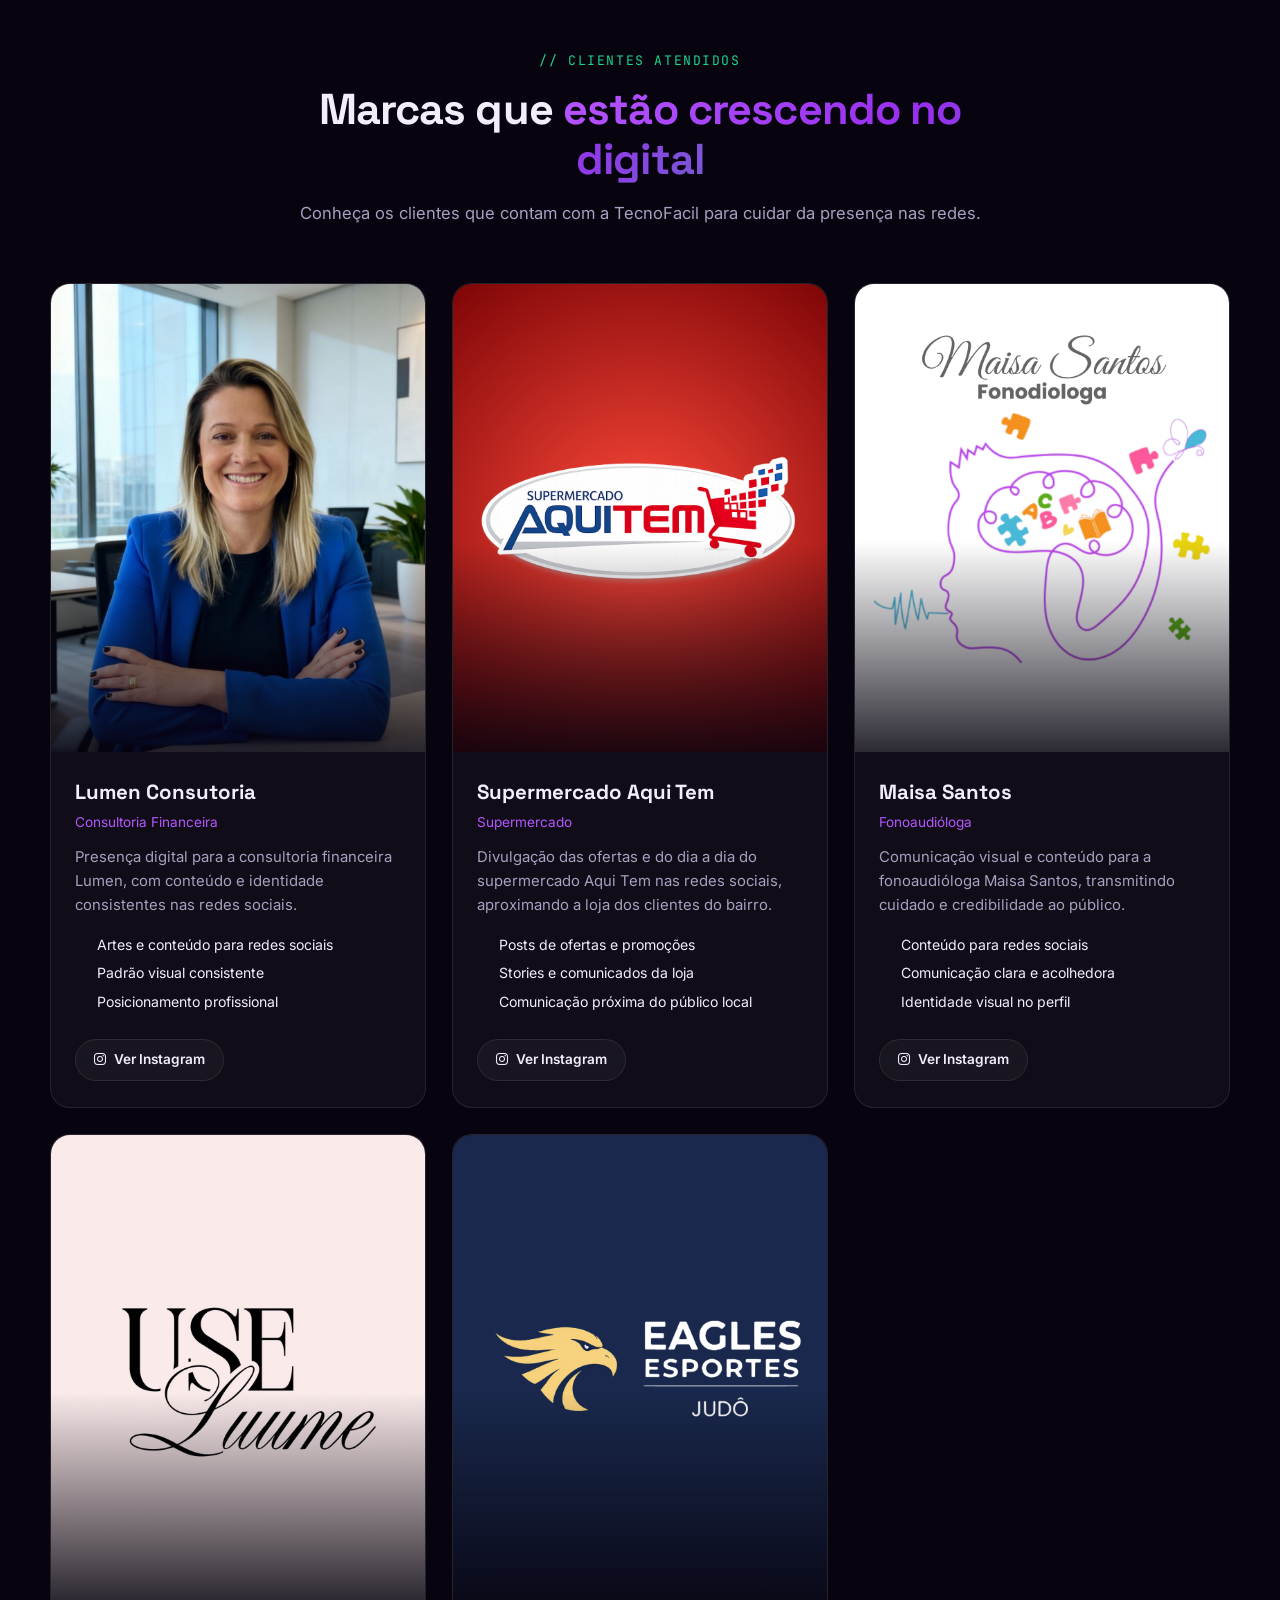
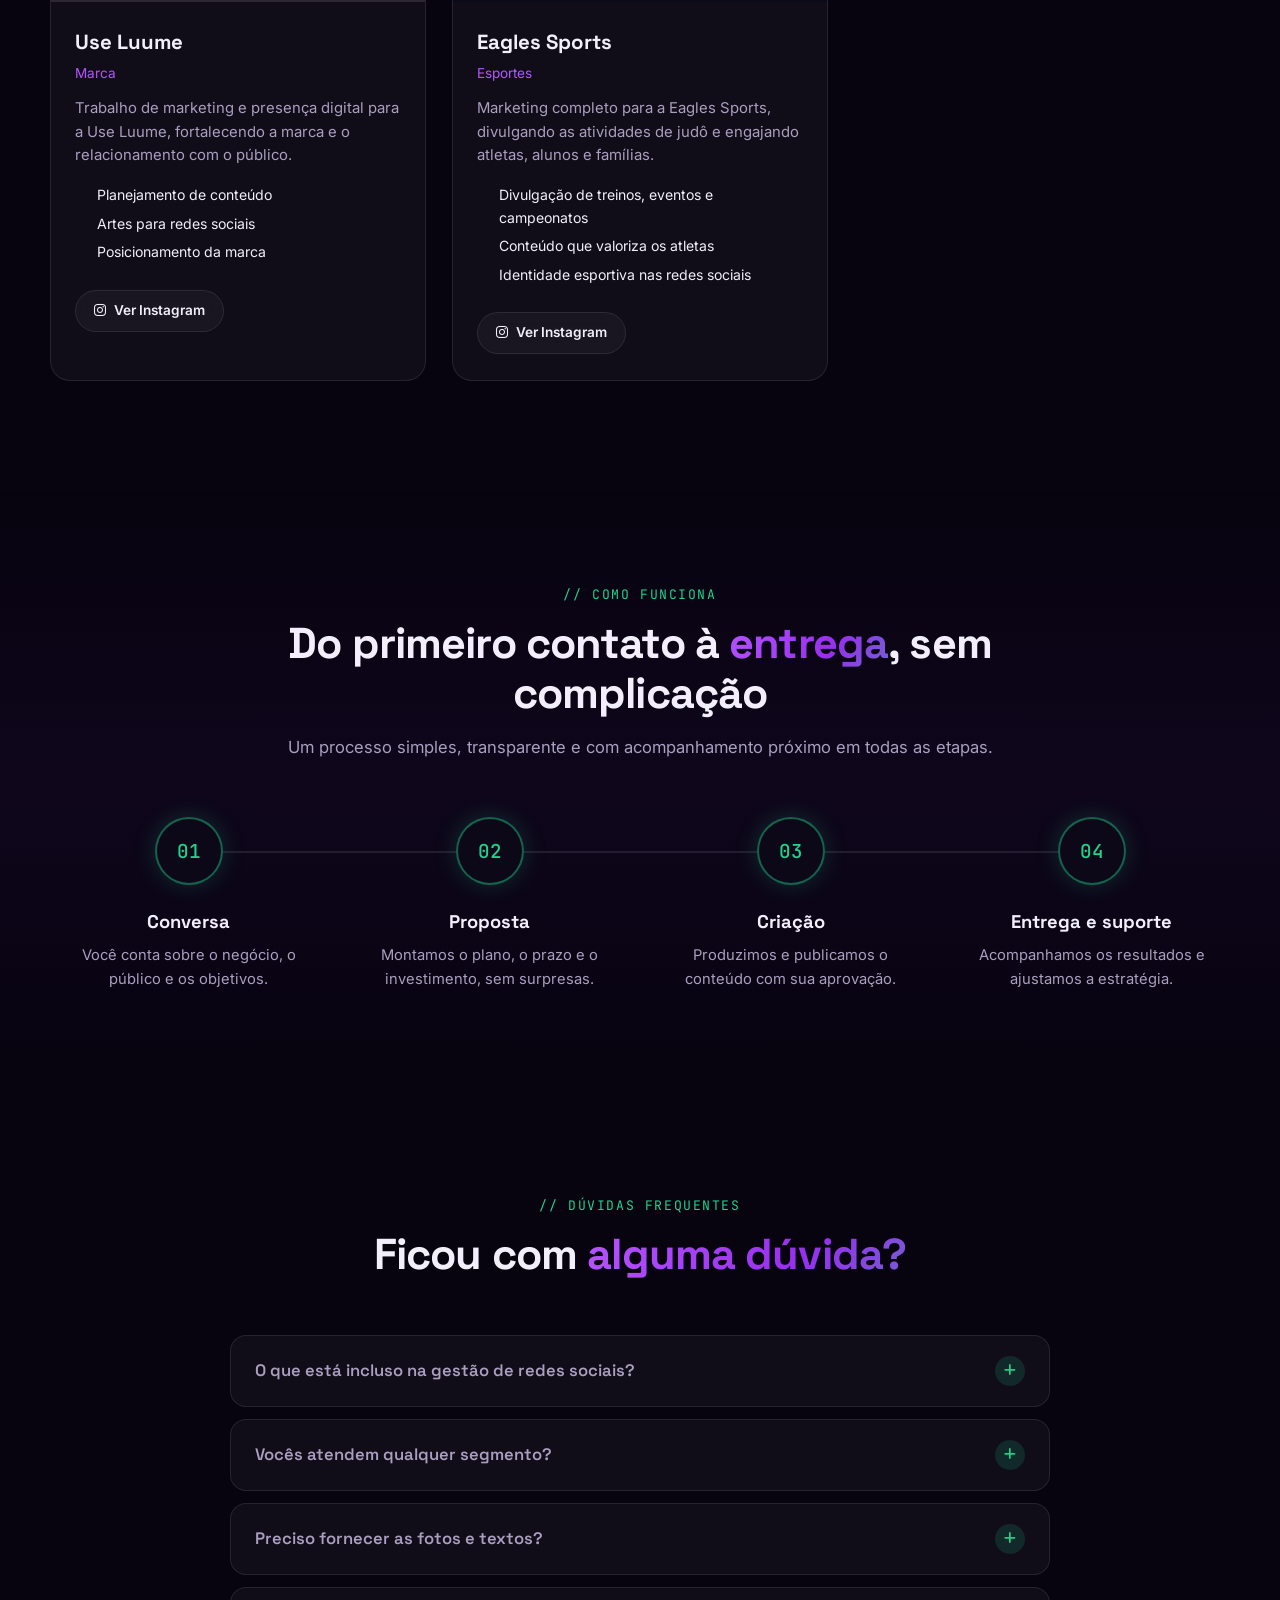
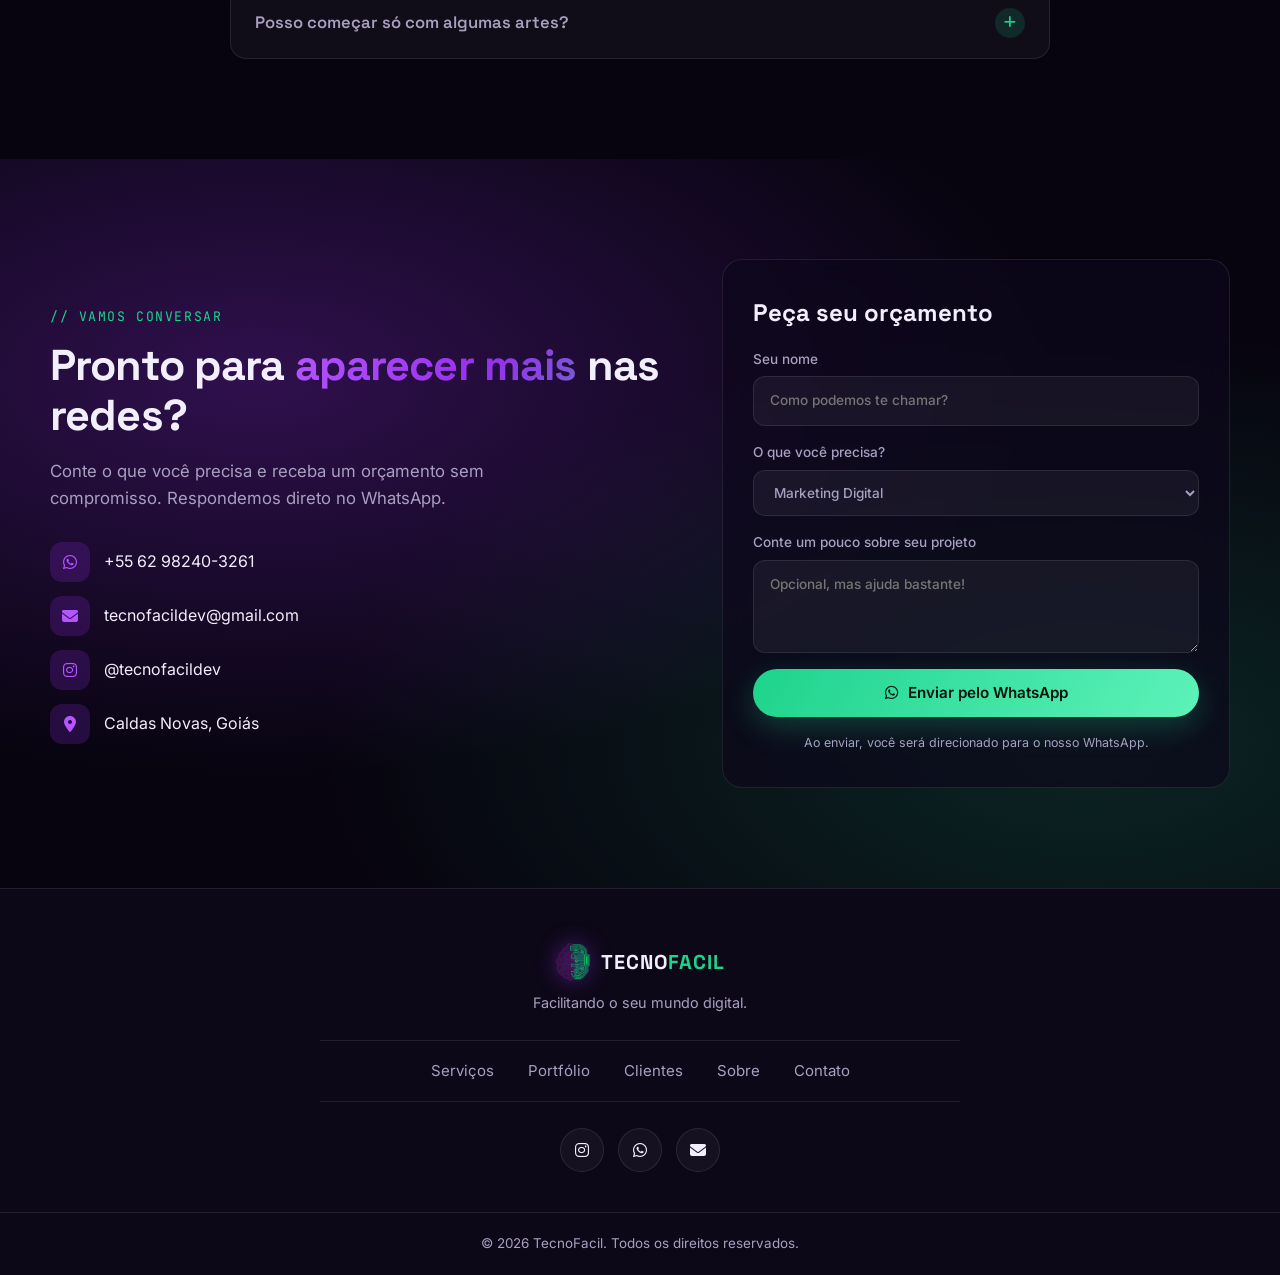
<file: servico-marketing.html>
<!doctype html>
<html lang="pt-BR">
  <head>
    <meta charset="UTF-8" />
    <meta name="viewport" content="width=device-width, initial-scale=1.0" />
    <title>Marketing Digital | TecnoFacil</title>
    <meta
      name="description"
      content="Gestão de redes sociais, planejamento de conteúdo e campanhas pela TecnoFacil. Veja os clientes atendidos e peça seu orçamento."
    />
    <meta name="author" content="TecnoFacil" />
    <meta name="robots" content="index, follow" />
    <meta name="theme-color" content="#07040f" />
    <link
      rel="canonical"
      href="https://www.tecnofacildev.com.br/servico-marketing.html"
    />
    <meta property="og:title" content="Marketing Digital | TecnoFacil" />
    <meta
      property="og:description"
      content="Gestão de redes sociais, planejamento de conteúdo e campanhas pela TecnoFacil. Veja os clientes atendidos e peça seu orçamento."
    />
    <meta
      property="og:image"
      content="https://www.tecnofacildev.com.br/banner-tecno.png"
    />
    <meta property="og:type" content="website" />
    <meta name="twitter:card" content="summary_large_image" />
    <link rel="preconnect" href="https://fonts.googleapis.com" />
    <link rel="preconnect" href="https://fonts.gstatic.com" crossorigin />
    <link
      href="https://fonts.googleapis.com/css2?family=Inter:wght@400;500;600;700&family=JetBrains+Mono:wght@400;500&family=Space+Grotesk:wght@500;600;700&display=swap"
      rel="stylesheet"
    />
    <link
      rel="stylesheet"
      href="https://cdnjs.cloudflare.com/ajax/libs/font-awesome/6.5.2/css/all.min.css"
    />
    <script>
      document.documentElement.classList.add("js");
    </script>
    <link rel="stylesheet" href="landing.css" />
    <link rel="icon" type="image/png" href="img/cerebro-icon.png" />
    <link rel="apple-touch-icon" href="img/cerebro-icon.png" />
    <script
      async
      src="https://www.googletagmanager.com/gtag/js?id=G-0WQK9W2BGR"
    ></script>
    <script>
      window.dataLayer = window.dataLayer || [];
      function gtag() {
        dataLayer.push(arguments);
      }
      gtag("js", new Date());
      gtag("config", "G-0WQK9W2BGR");
    </script>
  </head>
  <body>
    <div class="cursor-glow" id="cursorGlow" aria-hidden="true"></div>

    <header class="header" id="header">
      <div class="container nav-wrapper">
        <a href="index.html" class="logo" aria-label="TecnoFacil - início">
          <img src="img/cerebro-icon.png" alt="" />
          <span>TECNO<b>FACIL</b></span>
        </a>

        <nav class="nav-menu" id="navMenu" aria-label="Menu principal">
          <a href="index.html#inicio" class="nav-link">Início</a>
          <a href="index.html#servicos" class="nav-link active">Serviços</a>
          <a href="index.html#processo" class="nav-link">Como funciona</a>
          <a href="index.html#portfolio" class="nav-link">Portfólio</a>
          <a href="index.html#depoimentos" class="nav-link">Clientes</a>
          <a href="index.html#sobre" class="nav-link">Sobre</a>
          <a href="#contato" class="nav-link nav-cta-mobile">Orçamento</a>
        </nav>

        <a
          href="https://wa.me/5562982403261?text=Ol%C3%A1%2C%20vim%20pelo%20site%20e%20quero%20um%20or%C3%A7amento"
          class="btn btn-glow btn-sm header-cta"
          target="_blank"
          rel="noopener"
        >
          <i class="fa-brands fa-whatsapp"></i> Orçamento grátis
        </a>

        <button
          class="menu-toggle"
          id="menuToggle"
          aria-label="Abrir menu"
          aria-expanded="false"
          aria-controls="navMenu"
        >
          <span></span><span></span><span></span>
        </button>
      </div>
    </header>

    <main>
      <section class="hero page-hero" id="inicio">
        <canvas id="heroCanvas" aria-hidden="true"></canvas>
        <div class="hero-grid" aria-hidden="true"></div>
        <div class="orb orb-1" aria-hidden="true"></div>
        <div class="orb orb-2" aria-hidden="true"></div>

        <div class="container hero-inner">
          <div class="hero-text">
            <nav class="breadcrumb reveal" aria-label="Você está em">
              <a href="index.html">Início</a><span>/</span
              ><a href="index.html#servicos">Serviços</a><span>/</span
              ><span>Marketing Digital</span>
            </nav>
            <h1 class="reveal" style="--d: 0.1s">
              Presença constante nas redes para
              <span class="gradient-text">sua empresa crescer</span>
            </h1>
            <p class="hero-sub reveal" style="--d: 0.2s">
              Estratégia, conteúdo e posicionamento para a sua marca aparecer,
              ser lembrada e atrair mais clientes nas redes sociais.
            </p>
            <div class="hero-actions reveal" style="--d: 0.3s">
              <a
                href="https://wa.me/5562982403261?text=Ol%C3%A1%2C%20vim%20pelo%20site%20e%20quero%20um%20or%C3%A7amento%20de%20marketing%20digital"
                class="btn btn-glow btn-lg magnetic"
                target="_blank"
                rel="noopener"
              >
                <i class="fa-brands fa-whatsapp"></i> Pedir orçamento
              </a>
              <a href="#clientes" class="btn btn-ghost btn-lg magnetic"
                >Ver clientes atendidos <i class="fa-solid fa-arrow-down"></i
              ></a>
            </div>
            <ul class="hero-trust reveal" style="--d: 0.4s">
              <li>
                <i class="fa-solid fa-circle-check"></i> Orçamento sem
                compromisso
              </li>
              <li>
                <i class="fa-solid fa-circle-check"></i> Atendimento humano
              </li>
              <li>
                <i class="fa-solid fa-circle-check"></i> Constância e estratégia
              </li>
            </ul>
          </div>

          <div class="hero-visual reveal" style="--d: 0.25s">
            <div class="service-showcase tilt">
              <div class="showcase-icon">
                <i class="fa-solid fa-rocket"></i>
              </div>
              <h2>Marketing Digital</h2>
              <div class="showcase-stats">
                <div><strong>5</strong><small>clientes atendidos</small></div>
                <div><strong>360°</strong><small>presença digital</small></div>
              </div>
            </div>
          </div>
        </div>
      </section>

      <section class="section section-alt" id="servicos">
        <div class="container">
          <header class="section-head reveal">
            <span class="eyebrow">// O QUE ESTÁ INCLUSO</span>
            <h2>
              Marketing com
              <span class="gradient-text">estratégia e constância</span>
            </h2>
            <p>
              Cuidamos do planejamento e da execução para você focar em atender
              os clientes que chegam.
            </p>
          </header>
          <div class="features-grid">
            <article class="feature glow-card reveal">
              <i class="fa-solid fa-share-nodes"></i>
              <h3>Gestão de redes sociais</h3>
              <p>
                Perfis atualizados, com linguagem e visual alinhados à sua
                marca.
              </p>
            </article>
            <article class="feature glow-card reveal" style="--d: 0.1s">
              <i class="fa-solid fa-calendar-days"></i>
              <h3>Planejamento de conteúdo</h3>
              <p>
                Calendário de publicações pensado para os objetivos do seu
                negócio.
              </p>
            </article>
            <article class="feature glow-card reveal" style="--d: 0.2s">
              <i class="fa-solid fa-bullseye"></i>
              <h3>Campanhas</h3>
              <p>
                Ações e campanhas para divulgar produtos, serviços e promoções.
              </p>
            </article>
            <article class="feature glow-card reveal">
              <i class="fa-solid fa-compass"></i>
              <h3>Posicionamento</h3>
              <p>
                Defina como a sua marca quer ser vista e reconhecida pelo
                público.
              </p>
            </article>
            <article class="feature glow-card reveal" style="--d: 0.1s">
              <i class="fa-solid fa-palette"></i>
              <h3>Artes e criativos</h3>
              <p>Posts e stories com identidade visual consistente.</p>
            </article>
            <article class="feature glow-card reveal" style="--d: 0.2s">
              <i class="fa-solid fa-chart-line"></i>
              <h3>Acompanhamento</h3>
              <p>
                Ajustes constantes para manter a presença digital evoluindo.
              </p>
            </article>
          </div>
        </div>
      </section>

      <section class="section" id="clientes">
        <div class="container">
          <header class="section-head reveal">
            <span class="eyebrow">// CLIENTES ATENDIDOS</span>
            <h2>
              Marcas que
              <span class="gradient-text">estão crescendo no digital</span>
            </h2>
            <p>
              Conheça os clientes que contam com a TecnoFacil para cuidar da
              presença nas redes.
            </p>
          </header>
          <div class="clients-grid">
            <article class="client-card glow-card reveal">
              <div class="client-media">
                <img
                  src="img-service/foto-lumen.png"
                  alt="Lumen Consutoria"
                  loading="lazy"
                />
              </div>
              <div class="client-body">
                <h3>Lumen Consutoria</h3>
                <div class="client-role">Consultoria Financeira</div>
                <p>
                  Presença digital para a consultoria financeira Lumen, com
                  conteúdo e identidade consistentes nas redes sociais.
                </p>
                <ul>
                  <li>Artes e conteúdo para redes sociais</li>
                  <li>Padrão visual consistente</li>
                  <li>Posicionamento profissional</li>
                </ul>
                <a
                  href="https://www.instagram.com/lumengestaoprodutiva/"
                  class="btn btn-ghost btn-sm client-link"
                  target="_blank"
                  rel="noopener"
                  ><i class="fa-brands fa-instagram"></i> Ver Instagram</a
                >
              </div>
            </article>
            <article class="client-card glow-card reveal">
              <div class="client-media">
                <img
                  src="img-service/foto-supermercado.png"
                  alt="Supermercado Aqui Tem"
                  loading="lazy"
                />
              </div>
              <div class="client-body">
                <h3>Supermercado Aqui Tem</h3>
                <div class="client-role">Supermercado</div>
                <p>
                  Divulgação das ofertas e do dia a dia do supermercado Aqui Tem
                  nas redes sociais, aproximando a loja dos clientes do bairro.
                </p>
                <ul>
                  <li>Posts de ofertas e promoções</li>
                  <li>Stories e comunicados da loja</li>
                  <li>Comunicação próxima do público local</li>
                </ul>
                <a
                  href="https://www.instagram.com/supermercado_aquitem/"
                  class="btn btn-ghost btn-sm client-link"
                  target="_blank"
                  rel="noopener"
                  ><i class="fa-brands fa-instagram"></i> Ver Instagram</a
                >
              </div>
            </article>
            <article class="client-card glow-card reveal" style="--d: 0.1s">
              <div class="client-media">
                <img
                  src="img-service/foto-maisa-fono.png"
                  alt="Maisa Santos Fonoaudióloga"
                  loading="lazy"
                />
              </div>
              <div class="client-body">
                <h3>Maisa Santos</h3>
                <div class="client-role">Fonoaudióloga</div>
                <p>
                  Comunicação visual e conteúdo para a fonoaudióloga Maisa
                  Santos, transmitindo cuidado e credibilidade ao público.
                </p>
                <ul>
                  <li>Conteúdo para redes sociais</li>
                  <li>Comunicação clara e acolhedora</li>
                  <li>Identidade visual no perfil</li>
                </ul>
                <a
                  href="https://www.instagram.com/fga.maisasantos/"
                  class="btn btn-ghost btn-sm client-link"
                  target="_blank"
                  rel="noopener"
                  ><i class="fa-brands fa-instagram"></i> Ver Instagram</a
                >
              </div>
            </article>
            <article class="client-card glow-card reveal" style="--d: 0.2s">
              <div class="client-media">
                <img
                  src="img-service/foto-use-luume.png"
                  alt="Use Luume"
                  loading="lazy"
                />
              </div>
              <div class="client-body">
                <h3>Use Luume</h3>
                <div class="client-role">Marca</div>
                <p>
                  Trabalho de marketing e presença digital para a Use Luume,
                  fortalecendo a marca e o relacionamento com o público.
                </p>
                <ul>
                  <li>Planejamento de conteúdo</li>
                  <li>Artes para redes sociais</li>
                  <li>Posicionamento da marca</li>
                </ul>
                <a
                  href="https://www.instagram.com/use_luume/"
                  class="btn btn-ghost btn-sm client-link"
                  target="_blank"
                  rel="noopener"
                  ><i class="fa-brands fa-instagram"></i> Ver Instagram</a
                >
              </div>
            </article>
            <article class="client-card glow-card reveal" style="--d: 0.2s">
              <div class="client-media">
                <img
                  src="img-service/foto-eagles-sports.png"
                  alt="Eagles Sports"
                  loading="lazy"
                />
              </div>
              <div class="client-body">
                <h3>Eagles Sports</h3>
                <div class="client-role">Esportes</div>
                <p>
                  Marketing completo para a Eagles Sports, divulgando as
                  atividades de judô e engajando atletas, alunos e famílias.
                </p>
                <ul>
                  <li>Divulgação de treinos, eventos e campeonatos</li>
                  <li>Conteúdo que valoriza os atletas</li>
                  <li>Identidade esportiva nas redes sociais</li>
                </ul>
                <a
                  href="https://www.instagram.com/eagles.esportesjudo/"
                  class="btn btn-ghost btn-sm client-link"
                  target="_blank"
                  rel="noopener"
                  ><i class="fa-brands fa-instagram"></i> Ver Instagram</a
                >
              </div>
            </article>
          </div>
        </div>
      </section>

      <section class="section section-alt" id="processo">
        <div class="container">
          <header class="section-head reveal">
            <span class="eyebrow">// COMO FUNCIONA</span>
            <h2>
              Do primeiro contato à <span class="gradient-text">entrega</span>,
              sem complicação
            </h2>
            <p>
              Um processo simples, transparente e com acompanhamento próximo em
              todas as etapas.
            </p>
          </header>
          <div class="steps">
            <div class="steps-line" aria-hidden="true">
              <span id="stepsFill"></span>
            </div>
            <div class="step reveal">
              <div class="step-num">01</div>
              <h3>Conversa</h3>
              <p>Você conta sobre o negócio, o público e os objetivos.</p>
            </div>
            <div class="step reveal" style="--d: 0.12s">
              <div class="step-num">02</div>
              <h3>Proposta</h3>
              <p>Montamos o plano, o prazo e o investimento, sem surpresas.</p>
            </div>
            <div class="step reveal" style="--d: 0.24s">
              <div class="step-num">03</div>
              <h3>Criação</h3>
              <p>Produzimos e publicamos o conteúdo com sua aprovação.</p>
            </div>
            <div class="step reveal" style="--d: 0.36s">
              <div class="step-num">04</div>
              <h3>Entrega e suporte</h3>
              <p>Acompanhamos os resultados e ajustamos a estratégia.</p>
            </div>
          </div>
        </div>
      </section>

      <section class="section" id="faq">
        <div class="container faq-wrap">
          <header class="section-head reveal">
            <span class="eyebrow">// DÚVIDAS FREQUENTES</span>
            <h2>Ficou com <span class="gradient-text">alguma dúvida?</span></h2>
          </header>
          <div class="faq reveal" id="faqRoot">
            <div class="faq-panel" role="tabpanel" id="faq-panel-marketing">
              <div class="faq-item">
                <button
                  type="button"
                  class="faq-q"
                  aria-expanded="false"
                  aria-controls="faq-a-marketing-0"
                  id="faq-q-marketing-0"
                >
                  <span>O que está incluso na gestão de redes sociais?</span
                  ><i class="fa-solid fa-plus" aria-hidden="true"></i>
                </button>
                <div
                  class="faq-a"
                  id="faq-a-marketing-0"
                  role="region"
                  aria-labelledby="faq-q-marketing-0"
                >
                  <div>
                    <p>
                      Planejamento, criação de conteúdo e publicação, de acordo
                      com o plano combinado. Chame no WhatsApp para montarmos o
                      seu.
                    </p>
                  </div>
                </div>
              </div>
              <div class="faq-item">
                <button
                  type="button"
                  class="faq-q"
                  aria-expanded="false"
                  aria-controls="faq-a-marketing-1"
                  id="faq-q-marketing-1"
                >
                  <span>Vocês atendem qualquer segmento?</span
                  ><i class="fa-solid fa-plus" aria-hidden="true"></i>
                </button>
                <div
                  class="faq-a"
                  id="faq-a-marketing-1"
                  role="region"
                  aria-labelledby="faq-q-marketing-1"
                >
                  <div>
                    <p>
                      Atendemos negócios de diferentes áreas, de saúde e
                      bem-estar a varejo e consultorias.
                    </p>
                  </div>
                </div>
              </div>
              <div class="faq-item">
                <button
                  type="button"
                  class="faq-q"
                  aria-expanded="false"
                  aria-controls="faq-a-marketing-2"
                  id="faq-q-marketing-2"
                >
                  <span>Preciso fornecer as fotos e textos?</span
                  ><i class="fa-solid fa-plus" aria-hidden="true"></i>
                </button>
                <div
                  class="faq-a"
                  id="faq-a-marketing-2"
                  role="region"
                  aria-labelledby="faq-q-marketing-2"
                >
                  <div>
                    <p>
                      Podemos trabalhar com o material que você já tem e
                      orientar o que fizer falta.
                    </p>
                  </div>
                </div>
              </div>
              <div class="faq-item">
                <button
                  type="button"
                  class="faq-q"
                  aria-expanded="false"
                  aria-controls="faq-a-marketing-3"
                  id="faq-q-marketing-3"
                >
                  <span>Posso começar só com algumas artes?</span
                  ><i class="fa-solid fa-plus" aria-hidden="true"></i>
                </button>
                <div
                  class="faq-a"
                  id="faq-a-marketing-3"
                  role="region"
                  aria-labelledby="faq-q-marketing-3"
                >
                  <div>
                    <p>
                      Pode. Dá para começar pequeno e evoluir para uma gestão
                      completa depois.
                    </p>
                  </div>
                </div>
              </div>
            </div>
          </div>
        </div>
      </section>

      <section class="section cta" id="contato">
        <div class="cta-bg" aria-hidden="true"></div>
        <div class="container cta-inner">
          <div class="cta-copy reveal">
            <span class="eyebrow">// VAMOS CONVERSAR</span>
            <h2>
              Pronto para <span class="gradient-text">aparecer mais</span> nas
              redes?
            </h2>
            <p>
              Conte o que você precisa e receba um orçamento sem compromisso.
              Respondemos direto no WhatsApp.
            </p>
            <ul class="contact-list">
              <li>
                <i class="fa-brands fa-whatsapp"></i
                ><a
                  href="https://wa.me/5562982403261"
                  target="_blank"
                  rel="noopener"
                  >+55 62 98240-3261</a
                >
              </li>
              <li>
                <i class="fa-solid fa-envelope"></i
                ><a href="mailto:tecnofacildev@gmail.com"
                  >tecnofacildev@gmail.com</a
                >
              </li>
              <li>
                <i class="fa-brands fa-instagram"></i
                ><a
                  href="https://www.instagram.com/tecnofacildev/"
                  target="_blank"
                  rel="noopener"
                  >@tecnofacildev</a
                >
              </li>
              <li>
                <i class="fa-solid fa-location-dot"></i
                ><span>Caldas Novas, Goiás</span>
              </li>
            </ul>
          </div>

          <form
            class="quote-form glow-card reveal"
            id="quoteForm"
            style="--d: 0.15s"
          >
            <h3>Peça seu orçamento</h3>
            <label>
              Seu nome
              <input
                type="text"
                id="qName"
                placeholder="Como podemos te chamar?"
                required
              />
            </label>
            <label>
              O que você precisa?
              <select id="qService" required>
                <option value="">Selecione um serviço</option>
                <option>Desenvolvimento de Site</option>
                <option>Design Gráfico</option>
                <option selected>Marketing Digital</option>
                <option>Formatação / Suporte Técnico</option>
                <option>Outro assunto</option>
              </select>
            </label>
            <label>
              Conte um pouco sobre seu projeto
              <textarea
                id="qMsg"
                rows="3"
                placeholder="Opcional, mas ajuda bastante!"
              ></textarea>
            </label>
            <button type="submit" class="btn btn-glow btn-block">
              <i class="fa-brands fa-whatsapp"></i> Enviar pelo WhatsApp
            </button>
            <small
              >Ao enviar, você será direcionado para o nosso WhatsApp.</small
            >
          </form>
        </div>
      </section>
    </main>

    <footer class="footer">
      <div class="container footer-grid">
        <div class="footer-brand">
          <a href="index.html" class="logo" aria-label="TecnoFacil - início">
            <img src="img/cerebro-icon.png" alt="" />
            <span>TECNO<b>FACIL</b></span>
          </a>
          <p>Facilitando o seu mundo digital.</p>
        </div>
        <nav class="footer-links" aria-label="Rodapé">
          <a href="index.html#servicos">Serviços</a>
          <a href="index.html#portfolio">Portfólio</a>
          <a href="index.html#depoimentos">Clientes</a>
          <a href="index.html#sobre">Sobre</a>
          <a href="#contato">Contato</a>
        </nav>
        <div class="socials">
          <a
            href="https://www.instagram.com/tecnofacildev/"
            target="_blank"
            rel="noopener"
            aria-label="Instagram"
            ><i class="fa-brands fa-instagram"></i
          ></a>
          <a
            href="https://wa.me/5562982403261"
            target="_blank"
            rel="noopener"
            aria-label="WhatsApp"
            ><i class="fa-brands fa-whatsapp"></i
          ></a>
          <a href="mailto:tecnofacildev@gmail.com" aria-label="E-mail"
            ><i class="fa-solid fa-envelope"></i
          ></a>
        </div>
      </div>
      <div class="copyright">
        <p>© 2026 TecnoFacil. Todos os direitos reservados.</p>
      </div>
    </footer>

    <a
      href="https://wa.me/5562982403261?text=Ol%C3%A1%2C%20vim%20pelo%20site%20e%20quero%20saber%20mais"
      class="whats-float"
      target="_blank"
      rel="noopener"
      aria-label="Falar no WhatsApp"
    >
      <i class="fa-brands fa-whatsapp"></i>
    </a>
    <button class="to-top" id="toTop" aria-label="Voltar ao topo">
      <i class="fa-solid fa-arrow-up"></i>
    </button>

    <script src="landing.js" defer></script>
  </body>
</html>
</file>
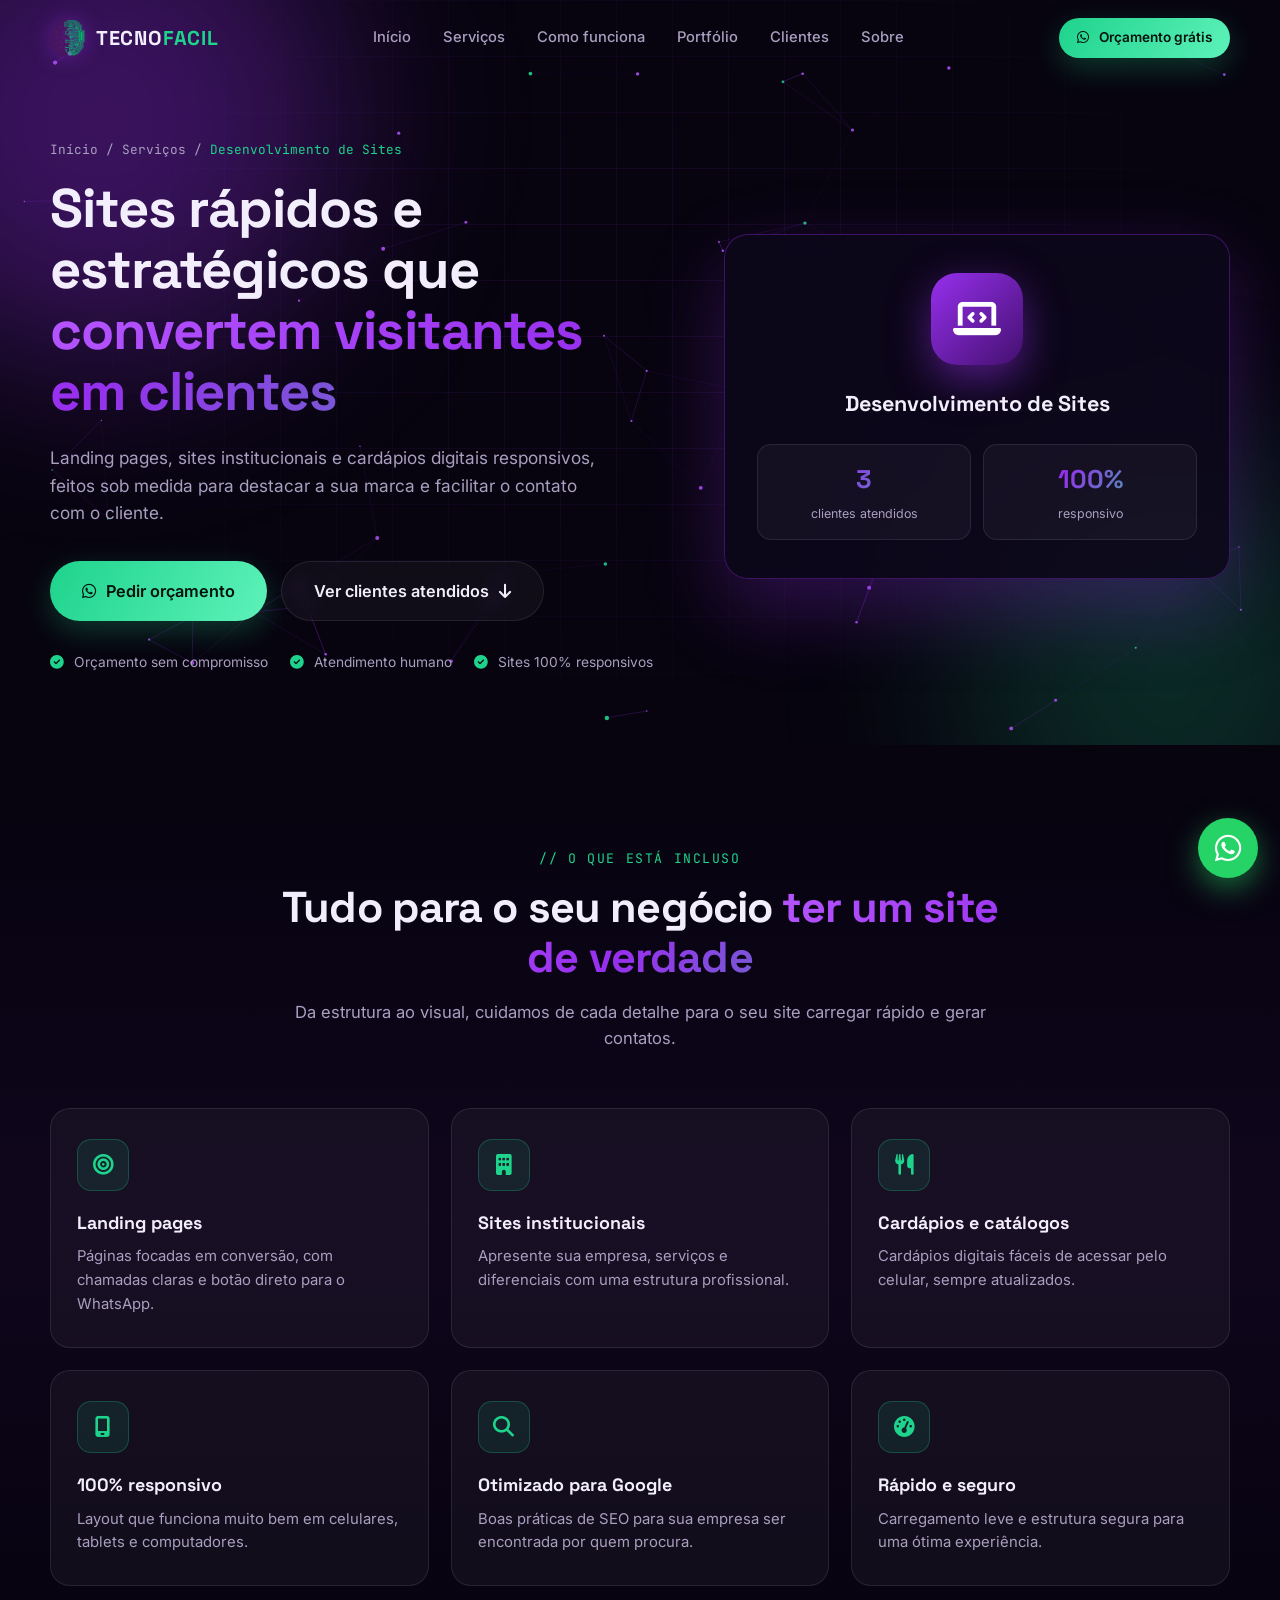
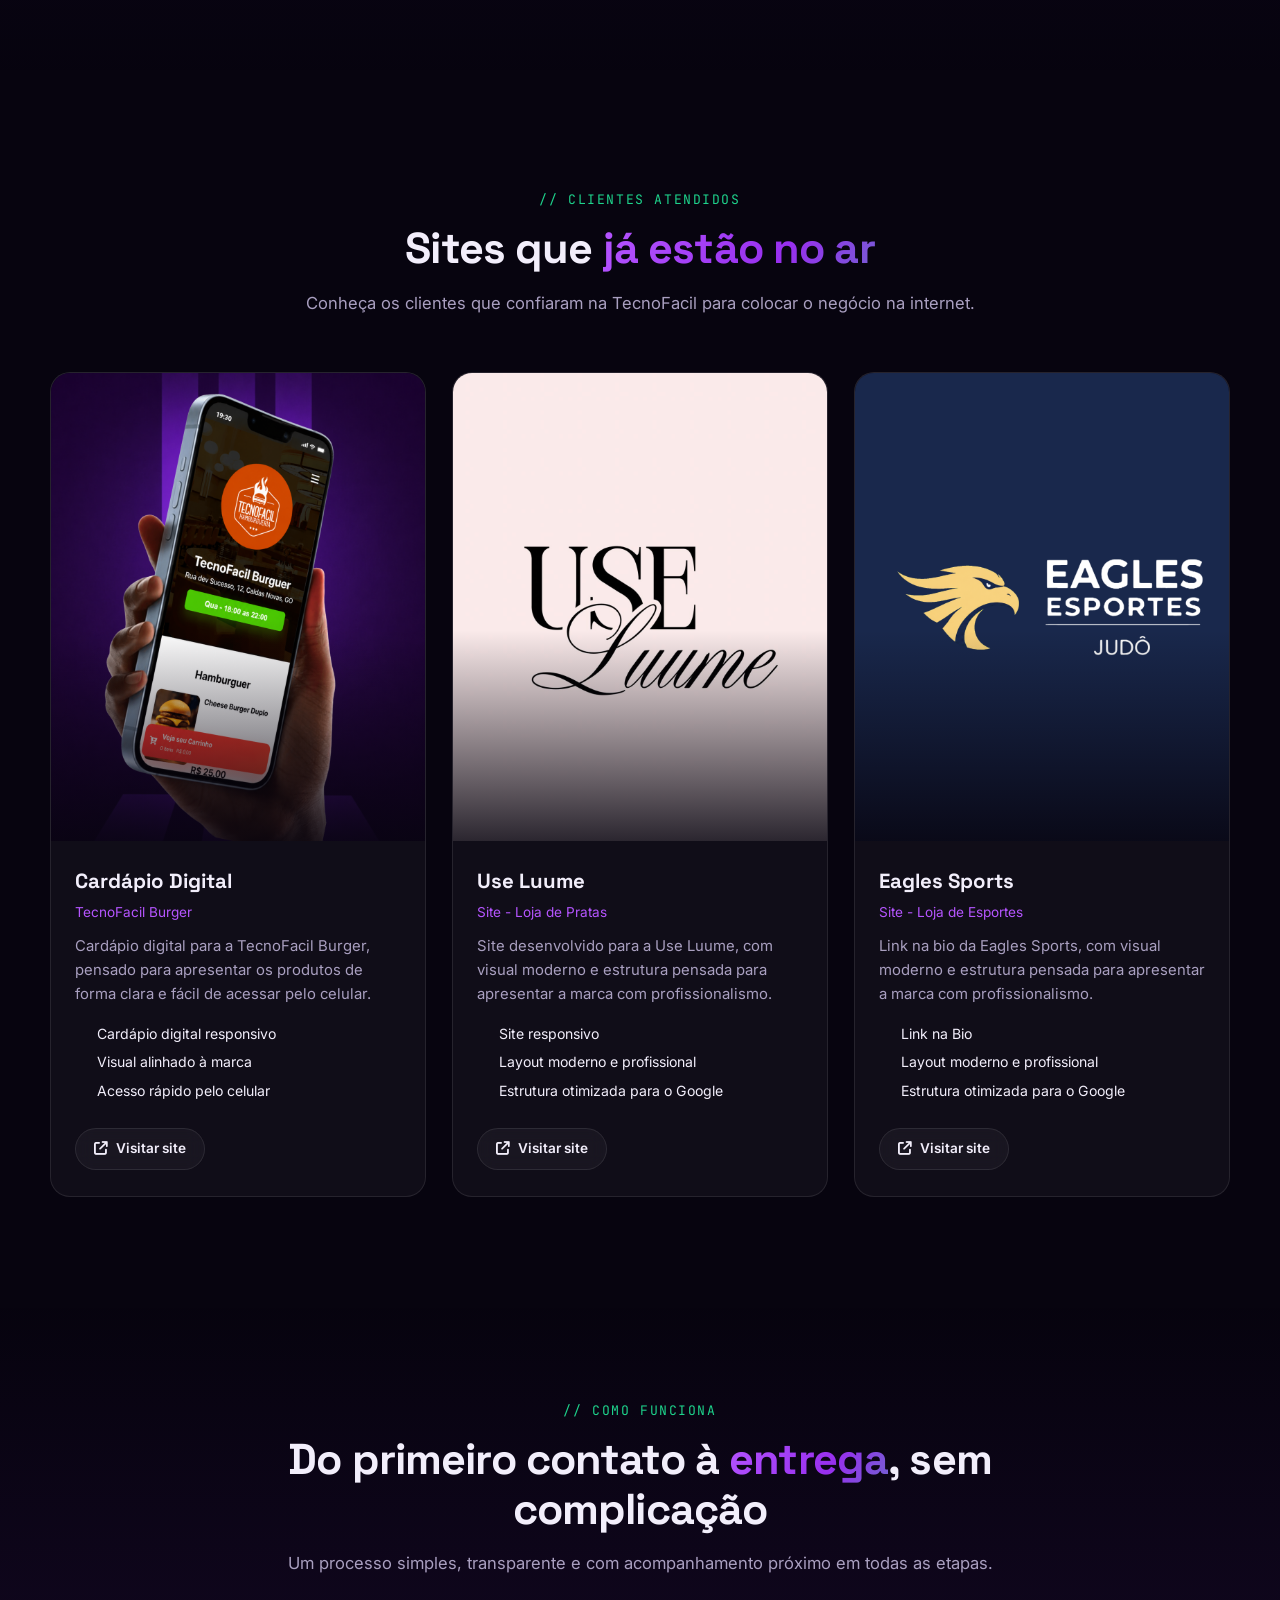
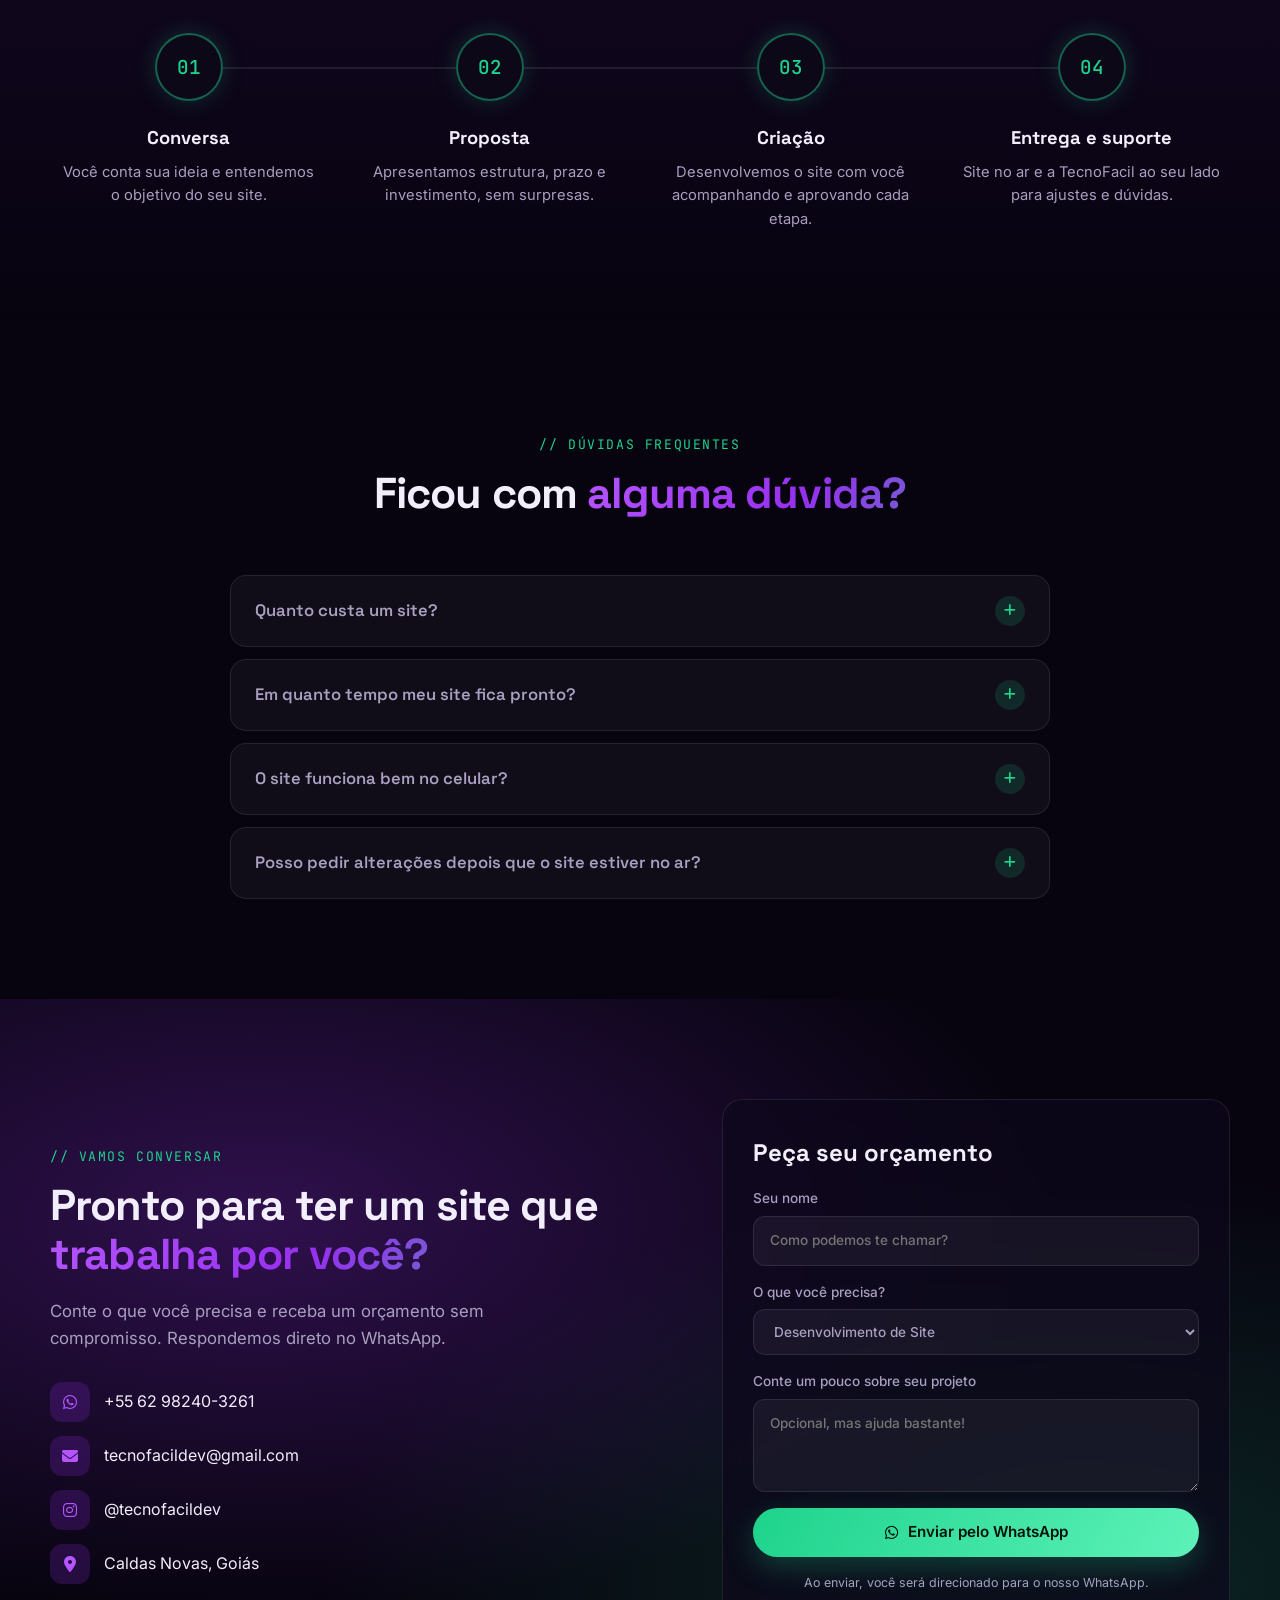
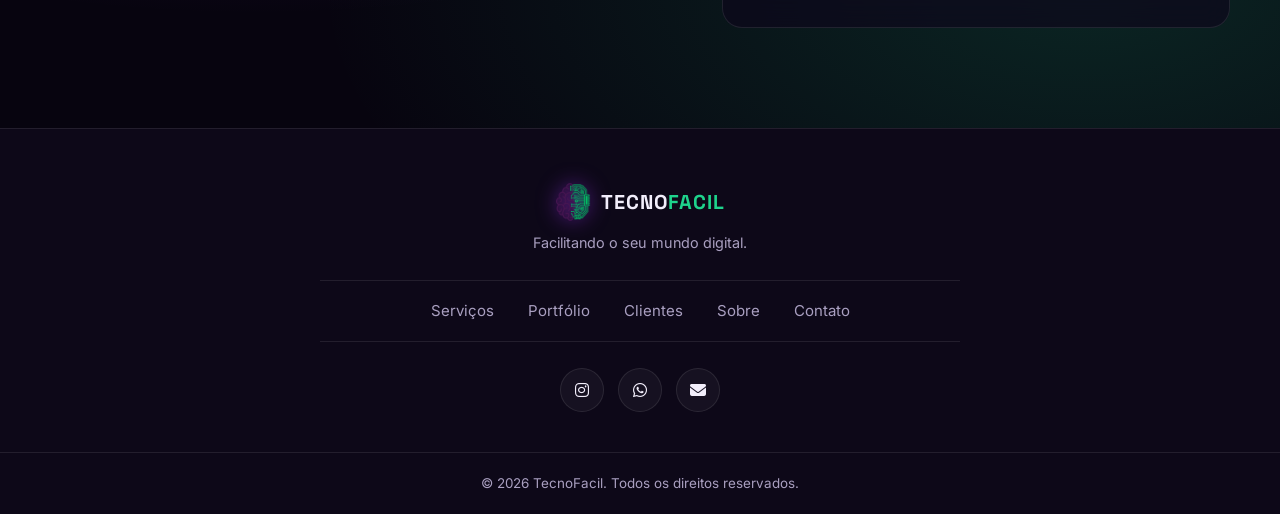
<file: servico-sites.html>
<!doctype html>
<html lang="pt-BR">
  <head>
    <meta charset="UTF-8" />
    <meta name="viewport" content="width=device-width, initial-scale=1.0" />
    <title>Desenvolvimento de Sites | TecnoFacil</title>
    <meta
      name="description"
      content="Criação de sites, landing pages e cardápios digitais responsivos pela TecnoFacil. Veja os clientes atendidos e peça seu orçamento."
    />
    <meta name="author" content="TecnoFacil" />
    <meta name="robots" content="index, follow" />
    <meta name="theme-color" content="#07040f" />
    <link
      rel="canonical"
      href="https://www.tecnofacildev.com.br/servico-sites.html"
    />
    <meta property="og:title" content="Desenvolvimento de Sites | TecnoFacil" />
    <meta
      property="og:description"
      content="Criação de sites, landing pages e cardápios digitais responsivos pela TecnoFacil. Veja os clientes atendidos e peça seu orçamento."
    />
    <meta
      property="og:image"
      content="https://www.tecnofacildev.com.br/banner-tecno.png"
    />
    <meta property="og:type" content="website" />
    <meta name="twitter:card" content="summary_large_image" />
    <link rel="preconnect" href="https://fonts.googleapis.com" />
    <link rel="preconnect" href="https://fonts.gstatic.com" crossorigin />
    <link
      href="https://fonts.googleapis.com/css2?family=Inter:wght@400;500;600;700&family=JetBrains+Mono:wght@400;500&family=Space+Grotesk:wght@500;600;700&display=swap"
      rel="stylesheet"
    />
    <link
      rel="stylesheet"
      href="https://cdnjs.cloudflare.com/ajax/libs/font-awesome/6.5.2/css/all.min.css"
    />
    <script>
      document.documentElement.classList.add("js");
    </script>
    <link rel="stylesheet" href="landing.css" />
    <link rel="icon" type="image/png" href="img/cerebro-icon.png" />
    <link rel="apple-touch-icon" href="img/cerebro-icon.png" />
    <script
      async
      src="https://www.googletagmanager.com/gtag/js?id=G-0WQK9W2BGR"
    ></script>
    <script>
      window.dataLayer = window.dataLayer || [];
      function gtag() {
        dataLayer.push(arguments);
      }
      gtag("js", new Date());
      gtag("config", "G-0WQK9W2BGR");
    </script>
  </head>
  <body>
    <div class="cursor-glow" id="cursorGlow" aria-hidden="true"></div>

    <header class="header" id="header">
      <div class="container nav-wrapper">
        <a href="index.html" class="logo" aria-label="TecnoFacil - início">
          <img src="img/cerebro-icon.png" alt="" />
          <span>TECNO<b>FACIL</b></span>
        </a>

        <nav class="nav-menu" id="navMenu" aria-label="Menu principal">
          <a href="index.html#inicio" class="nav-link">Início</a>
          <a href="index.html#servicos" class="nav-link active">Serviços</a>
          <a href="index.html#processo" class="nav-link">Como funciona</a>
          <a href="index.html#portfolio" class="nav-link">Portfólio</a>
          <a href="index.html#depoimentos" class="nav-link">Clientes</a>
          <a href="index.html#sobre" class="nav-link">Sobre</a>
          <a href="#contato" class="nav-link nav-cta-mobile">Orçamento</a>
        </nav>

        <a
          href="https://wa.me/5562982403261?text=Ol%C3%A1%2C%20vim%20pelo%20site%20e%20quero%20um%20or%C3%A7amento"
          class="btn btn-glow btn-sm header-cta"
          target="_blank"
          rel="noopener"
        >
          <i class="fa-brands fa-whatsapp"></i> Orçamento grátis
        </a>

        <button
          class="menu-toggle"
          id="menuToggle"
          aria-label="Abrir menu"
          aria-expanded="false"
          aria-controls="navMenu"
        >
          <span></span><span></span><span></span>
        </button>
      </div>
    </header>

    <main>
      <section class="hero page-hero" id="inicio">
        <canvas id="heroCanvas" aria-hidden="true"></canvas>
        <div class="hero-grid" aria-hidden="true"></div>
        <div class="orb orb-1" aria-hidden="true"></div>
        <div class="orb orb-2" aria-hidden="true"></div>

        <div class="container hero-inner">
          <div class="hero-text">
            <nav class="breadcrumb reveal" aria-label="Você está em">
              <a href="index.html">Início</a><span>/</span
              ><a href="index.html#servicos">Serviços</a><span>/</span
              ><span>Desenvolvimento de Sites</span>
            </nav>
            <h1 class="reveal" style="--d: 0.1s">
              Sites rápidos e estratégicos que
              <span class="gradient-text"
                >convertem visitantes em clientes</span
              >
            </h1>
            <p class="hero-sub reveal" style="--d: 0.2s">
              Landing pages, sites institucionais e cardápios digitais
              responsivos, feitos sob medida para destacar a sua marca e
              facilitar o contato com o cliente.
            </p>
            <div class="hero-actions reveal" style="--d: 0.3s">
              <a
                href="https://wa.me/5562982403261?text=Ol%C3%A1%2C%20vim%20pelo%20site%20e%20quero%20um%20or%C3%A7amento%20de%20desenvolvimento%20de%20site"
                class="btn btn-glow btn-lg magnetic"
                target="_blank"
                rel="noopener"
              >
                <i class="fa-brands fa-whatsapp"></i> Pedir orçamento
              </a>
              <a href="#clientes" class="btn btn-ghost btn-lg magnetic"
                >Ver clientes atendidos <i class="fa-solid fa-arrow-down"></i
              ></a>
            </div>
            <ul class="hero-trust reveal" style="--d: 0.4s">
              <li>
                <i class="fa-solid fa-circle-check"></i> Orçamento sem
                compromisso
              </li>
              <li>
                <i class="fa-solid fa-circle-check"></i> Atendimento humano
              </li>
              <li>
                <i class="fa-solid fa-circle-check"></i> Sites 100% responsivos
              </li>
            </ul>
          </div>

          <div class="hero-visual reveal" style="--d: 0.25s">
            <div class="service-showcase tilt">
              <div class="showcase-icon">
                <i class="fa-solid fa-laptop-code"></i>
              </div>
              <h2>Desenvolvimento de Sites</h2>
              <div class="showcase-stats">
                <div><strong>3</strong><small>clientes atendidos</small></div>
                <div><strong>100%</strong><small>responsivo</small></div>
              </div>
            </div>
          </div>
        </div>
      </section>

      <section class="section section-alt" id="servicos">
        <div class="container">
          <header class="section-head reveal">
            <span class="eyebrow">// O QUE ESTÁ INCLUSO</span>
            <h2>
              Tudo para o seu negócio
              <span class="gradient-text">ter um site de verdade</span>
            </h2>
            <p>
              Da estrutura ao visual, cuidamos de cada detalhe para o seu site
              carregar rápido e gerar contatos.
            </p>
          </header>
          <div class="features-grid">
            <article class="feature glow-card reveal">
              <i class="fa-solid fa-bullseye"></i>
              <h3>Landing pages</h3>
              <p>
                Páginas focadas em conversão, com chamadas claras e botão direto
                para o WhatsApp.
              </p>
            </article>
            <article class="feature glow-card reveal" style="--d: 0.1s">
              <i class="fa-solid fa-building"></i>
              <h3>Sites institucionais</h3>
              <p>
                Apresente sua empresa, serviços e diferenciais com uma estrutura
                profissional.
              </p>
            </article>
            <article class="feature glow-card reveal" style="--d: 0.2s">
              <i class="fa-solid fa-utensils"></i>
              <h3>Cardápios e catálogos</h3>
              <p>
                Cardápios digitais fáceis de acessar pelo celular, sempre
                atualizados.
              </p>
            </article>
            <article class="feature glow-card reveal">
              <i class="fa-solid fa-mobile-screen"></i>
              <h3>100% responsivo</h3>
              <p>
                Layout que funciona muito bem em celulares, tablets e
                computadores.
              </p>
            </article>
            <article class="feature glow-card reveal" style="--d: 0.1s">
              <i class="fa-solid fa-magnifying-glass"></i>
              <h3>Otimizado para Google</h3>
              <p>
                Boas práticas de SEO para sua empresa ser encontrada por quem
                procura.
              </p>
            </article>
            <article class="feature glow-card reveal" style="--d: 0.2s">
              <i class="fa-solid fa-gauge-high"></i>
              <h3>Rápido e seguro</h3>
              <p>
                Carregamento leve e estrutura segura para uma ótima experiência.
              </p>
            </article>
          </div>
        </div>
      </section>

      <section class="section" id="clientes">
        <div class="container">
          <header class="section-head reveal">
            <span class="eyebrow">// CLIENTES ATENDIDOS</span>
            <h2>Sites que <span class="gradient-text">já estão no ar</span></h2>
            <p>
              Conheça os clientes que confiaram na TecnoFacil para colocar o
              negócio na internet.
            </p>
          </header>
          <div class="clients-grid">
            <article class="client-card glow-card reveal">
              <div class="client-media">
                <img
                  src="img-service/foto-cardapio.png"
                  alt="Cardápio digital TecnoFacil Burger"
                  loading="lazy"
                />
              </div>
              <div class="client-body">
                <h3>Cardápio Digital</h3>
                <div class="client-role">TecnoFacil Burger</div>
                <p>
                  Cardápio digital para a TecnoFacil Burger, pensado para
                  apresentar os produtos de forma clara e fácil de acessar pelo
                  celular.
                </p>
                <ul>
                  <li>Cardápio digital responsivo</li>
                  <li>Visual alinhado à marca</li>
                  <li>Acesso rápido pelo celular</li>
                </ul>
                <a
                  href="https://cardapiodigital-tecnofacil.netlify.app/"
                  class="btn btn-ghost btn-sm client-link"
                  target="_blank"
                  rel="noopener"
                  ><i class="fa-solid fa-arrow-up-right-from-square"></i>
                  Visitar site</a
                >
              </div>
            </article>
            <article class="client-card glow-card reveal" style="--d: 0.1s">
              <div class="client-media">
                <img
                  src="img-service/foto-use-luume.png"
                  alt="Site Use Luume"
                  loading="lazy"
                />
              </div>
              <div class="client-body">
                <h3>Use Luume</h3>
                <div class="client-role">Site - Loja de Pratas</div>
                <p>
                  Site desenvolvido para a Use Luume, com visual moderno e
                  estrutura pensada para apresentar a marca com
                  profissionalismo.
                </p>
                <ul>
                  <li>Site responsivo</li>
                  <li>Layout moderno e profissional</li>
                  <li>Estrutura otimizada para o Google</li>
                </ul>
                <a
                  href="https://use-luume.netlify.app/"
                  class="btn btn-ghost btn-sm client-link"
                  target="_blank"
                  rel="noopener"
                  ><i class="fa-solid fa-arrow-up-right-from-square"></i>
                  Visitar site</a
                >
              </div>
            </article>
            <article class="client-card glow-card reveal" style="--d: 0.1s">
              <div class="client-media">
                <img
                  src="img-service/foto-eagles-sports.png"
                  alt="Site Eagles Sports"
                  loading="lazy"
                />
              </div>
              <div class="client-body">
                <h3>Eagles Sports</h3>
                <div class="client-role">Site - Loja de Esportes</div>
                <p>
                  Link na bio da Eagles Sports, com visual moderno e estrutura pensada para apresentar a marca com profissionalismo.
                </p>
                <ul>
                  <li>Link na Bio</li>
                  <li>Layout moderno e profissional</li>
                  <li>Estrutura otimizada para o Google</li>
                </ul>
                <a
                  href="https://eaglesesportesjudolinks.netlify.app"
                  class="btn btn-ghost btn-sm client-link"
                  target="_blank"
                  rel="noopener"
                  ><i class="fa-solid fa-arrow-up-right-from-square"></i>
                  Visitar site</a
                >
              </div>
            </article>
          </div>
        </div>
      </section>

      <section class="section section-alt" id="processo">
        <div class="container">
          <header class="section-head reveal">
            <span class="eyebrow">// COMO FUNCIONA</span>
            <h2>
              Do primeiro contato à <span class="gradient-text">entrega</span>,
              sem complicação
            </h2>
            <p>
              Um processo simples, transparente e com acompanhamento próximo em
              todas as etapas.
            </p>
          </header>
          <div class="steps">
            <div class="steps-line" aria-hidden="true">
              <span id="stepsFill"></span>
            </div>
            <div class="step reveal">
              <div class="step-num">01</div>
              <h3>Conversa</h3>
              <p>Você conta sua ideia e entendemos o objetivo do seu site.</p>
            </div>
            <div class="step reveal" style="--d: 0.12s">
              <div class="step-num">02</div>
              <h3>Proposta</h3>
              <p>
                Apresentamos estrutura, prazo e investimento, sem surpresas.
              </p>
            </div>
            <div class="step reveal" style="--d: 0.24s">
              <div class="step-num">03</div>
              <h3>Criação</h3>
              <p>
                Desenvolvemos o site com você acompanhando e aprovando cada
                etapa.
              </p>
            </div>
            <div class="step reveal" style="--d: 0.36s">
              <div class="step-num">04</div>
              <h3>Entrega e suporte</h3>
              <p>
                Site no ar e a TecnoFacil ao seu lado para ajustes e dúvidas.
              </p>
            </div>
          </div>
        </div>
      </section>

      <section class="section" id="faq">
        <div class="container faq-wrap">
          <header class="section-head reveal">
            <span class="eyebrow">// DÚVIDAS FREQUENTES</span>
            <h2>Ficou com <span class="gradient-text">alguma dúvida?</span></h2>
          </header>
          <div class="faq reveal" id="faqRoot">
            <div class="faq-panel" role="tabpanel" id="faq-panel-sites">
              <div class="faq-item">
                <button type="button" class="faq-q" aria-expanded="false" aria-controls="faq-a-sites-0" id="faq-q-sites-0">
                  <span>Quanto custa um site?</span><i class="fa-solid fa-plus" aria-hidden="true"></i>
                </button>
                <div class="faq-a" id="faq-a-sites-0" role="region" aria-labelledby="faq-q-sites-0">
                  <div><p>O valor depende do tamanho e das funcionalidades. Conte sua
                ideia pelo WhatsApp e enviamos uma proposta clara e sem
                compromisso.</p></div>
                </div>
              </div>
              <div class="faq-item">
                <button type="button" class="faq-q" aria-expanded="false" aria-controls="faq-a-sites-1" id="faq-q-sites-1">
                  <span>Em quanto tempo meu site fica pronto?</span><i class="fa-solid fa-plus" aria-hidden="true"></i>
                </button>
                <div class="faq-a" id="faq-a-sites-1" role="region" aria-labelledby="faq-q-sites-1">
                  <div><p>O prazo varia conforme o projeto. Combinamos tudo na proposta e
                você acompanha cada etapa até a entrega.</p></div>
                </div>
              </div>
              <div class="faq-item">
                <button type="button" class="faq-q" aria-expanded="false" aria-controls="faq-a-sites-2" id="faq-q-sites-2">
                  <span>O site funciona bem no celular?</span><i class="fa-solid fa-plus" aria-hidden="true"></i>
                </button>
                <div class="faq-a" id="faq-a-sites-2" role="region" aria-labelledby="faq-q-sites-2">
                  <div><p>Sim. Todos os nossos sites são responsivos e pensados para
                celulares, tablets e computadores.</p></div>
                </div>
              </div>
              <div class="faq-item">
                <button type="button" class="faq-q" aria-expanded="false" aria-controls="faq-a-sites-3" id="faq-q-sites-3">
                  <span>Posso pedir alterações depois que o site estiver no ar?</span><i class="fa-solid fa-plus" aria-hidden="true"></i>
                </button>
                <div class="faq-a" id="faq-a-sites-3" role="region" aria-labelledby="faq-q-sites-3">
                  <div><p>Pode. Nosso atendimento continua depois da entrega, para
                ajustes, atualizações e dúvidas.</p></div>
                </div>
              </div>
            </div>
          </div>
        </div>
      </section>

      <section class="section cta" id="contato">
        <div class="cta-bg" aria-hidden="true"></div>
        <div class="container cta-inner">
          <div class="cta-copy reveal">
            <span class="eyebrow">// VAMOS CONVERSAR</span>
            <h2>
              Pronto para ter um site que
              <span class="gradient-text">trabalha por você?</span>
            </h2>
            <p>
              Conte o que você precisa e receba um orçamento sem compromisso.
              Respondemos direto no WhatsApp.
            </p>
            <ul class="contact-list">
              <li>
                <i class="fa-brands fa-whatsapp"></i
                ><a
                  href="https://wa.me/5562982403261"
                  target="_blank"
                  rel="noopener"
                  >+55 62 98240-3261</a
                >
              </li>
              <li>
                <i class="fa-solid fa-envelope"></i
                ><a href="mailto:tecnofacildev@gmail.com"
                  >tecnofacildev@gmail.com</a
                >
              </li>
              <li>
                <i class="fa-brands fa-instagram"></i
                ><a
                  href="https://www.instagram.com/tecnofacildev/"
                  target="_blank"
                  rel="noopener"
                  >@tecnofacildev</a
                >
              </li>
              <li>
                <i class="fa-solid fa-location-dot"></i
                ><span>Caldas Novas, Goiás</span>
              </li>
            </ul>
          </div>

          <form
            class="quote-form glow-card reveal"
            id="quoteForm"
            style="--d: 0.15s"
          >
            <h3>Peça seu orçamento</h3>
            <label>
              Seu nome
              <input
                type="text"
                id="qName"
                placeholder="Como podemos te chamar?"
                required
              />
            </label>
            <label>
              O que você precisa?
              <select id="qService" required>
                <option value="">Selecione um serviço</option>
                <option selected>Desenvolvimento de Site</option>
                <option>Design Gráfico</option>
                <option>Marketing Digital</option>
                <option>Formatação / Suporte Técnico</option>
                <option>Outro assunto</option>
              </select>
            </label>
            <label>
              Conte um pouco sobre seu projeto
              <textarea
                id="qMsg"
                rows="3"
                placeholder="Opcional, mas ajuda bastante!"
              ></textarea>
            </label>
            <button type="submit" class="btn btn-glow btn-block">
              <i class="fa-brands fa-whatsapp"></i> Enviar pelo WhatsApp
            </button>
            <small
              >Ao enviar, você será direcionado para o nosso WhatsApp.</small
            >
          </form>
        </div>
      </section>
    </main>

    <footer class="footer">
      <div class="container footer-grid">
        <div class="footer-brand">
          <a href="index.html" class="logo" aria-label="TecnoFacil - início">
            <img src="img/cerebro-icon.png" alt="" />
            <span>TECNO<b>FACIL</b></span>
          </a>
          <p>Facilitando o seu mundo digital.</p>
        </div>
        <nav class="footer-links" aria-label="Rodapé">
          <a href="index.html#servicos">Serviços</a>
          <a href="index.html#portfolio">Portfólio</a>
          <a href="index.html#depoimentos">Clientes</a>
          <a href="index.html#sobre">Sobre</a>
          <a href="#contato">Contato</a>
        </nav>
        <div class="socials">
          <a
            href="https://www.instagram.com/tecnofacildev/"
            target="_blank"
            rel="noopener"
            aria-label="Instagram"
            ><i class="fa-brands fa-instagram"></i
          ></a>
          <a
            href="https://wa.me/5562982403261"
            target="_blank"
            rel="noopener"
            aria-label="WhatsApp"
            ><i class="fa-brands fa-whatsapp"></i
          ></a>
          <a href="mailto:tecnofacildev@gmail.com" aria-label="E-mail"
            ><i class="fa-solid fa-envelope"></i
          ></a>
        </div>
      </div>
      <div class="copyright">
        <p>© 2026 TecnoFacil. Todos os direitos reservados.</p>
      </div>
    </footer>

    <a
      href="https://wa.me/5562982403261?text=Ol%C3%A1%2C%20vim%20pelo%20site%20e%20quero%20saber%20mais"
      class="whats-float"
      target="_blank"
      rel="noopener"
      aria-label="Falar no WhatsApp"
    >
      <i class="fa-brands fa-whatsapp"></i>
    </a>
    <button class="to-top" id="toTop" aria-label="Voltar ao topo">
      <i class="fa-solid fa-arrow-up"></i>
    </button>

    <script src="landing.js" defer></script>
  </body>
</html>
</file>
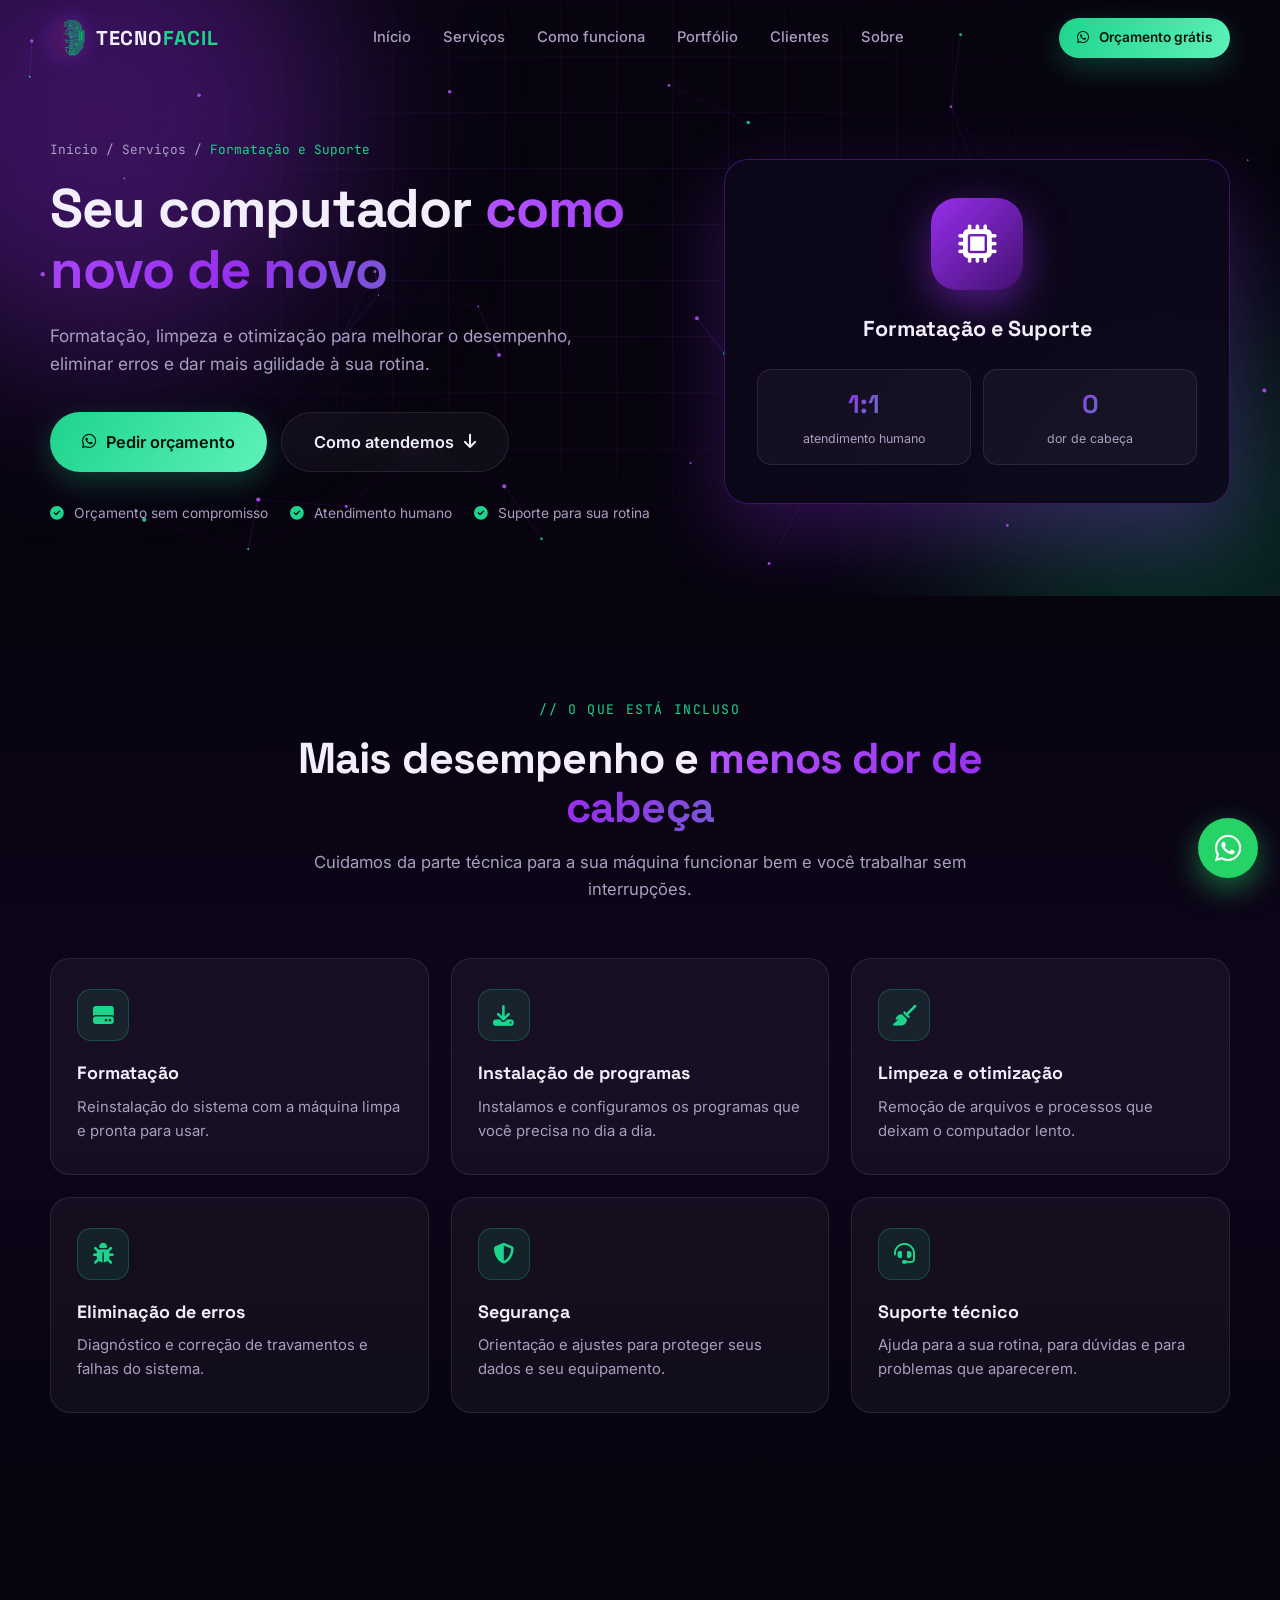
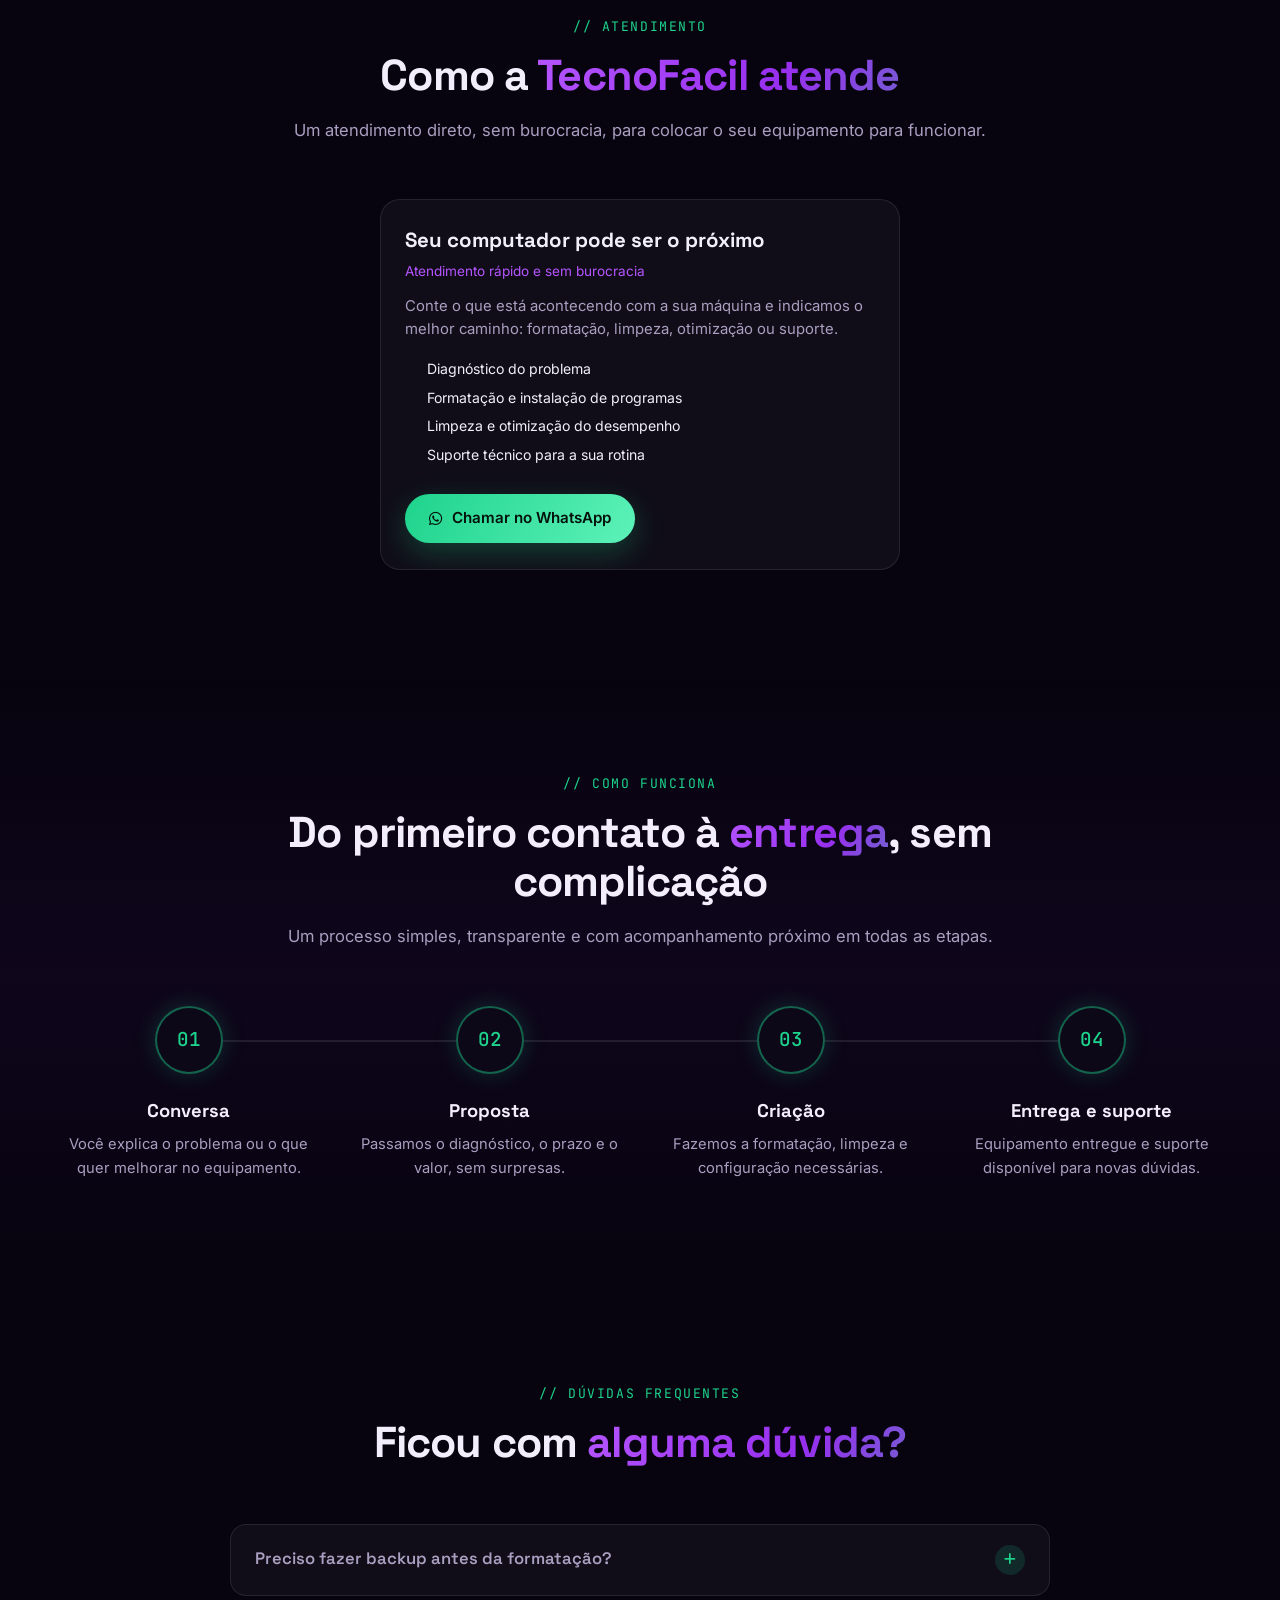
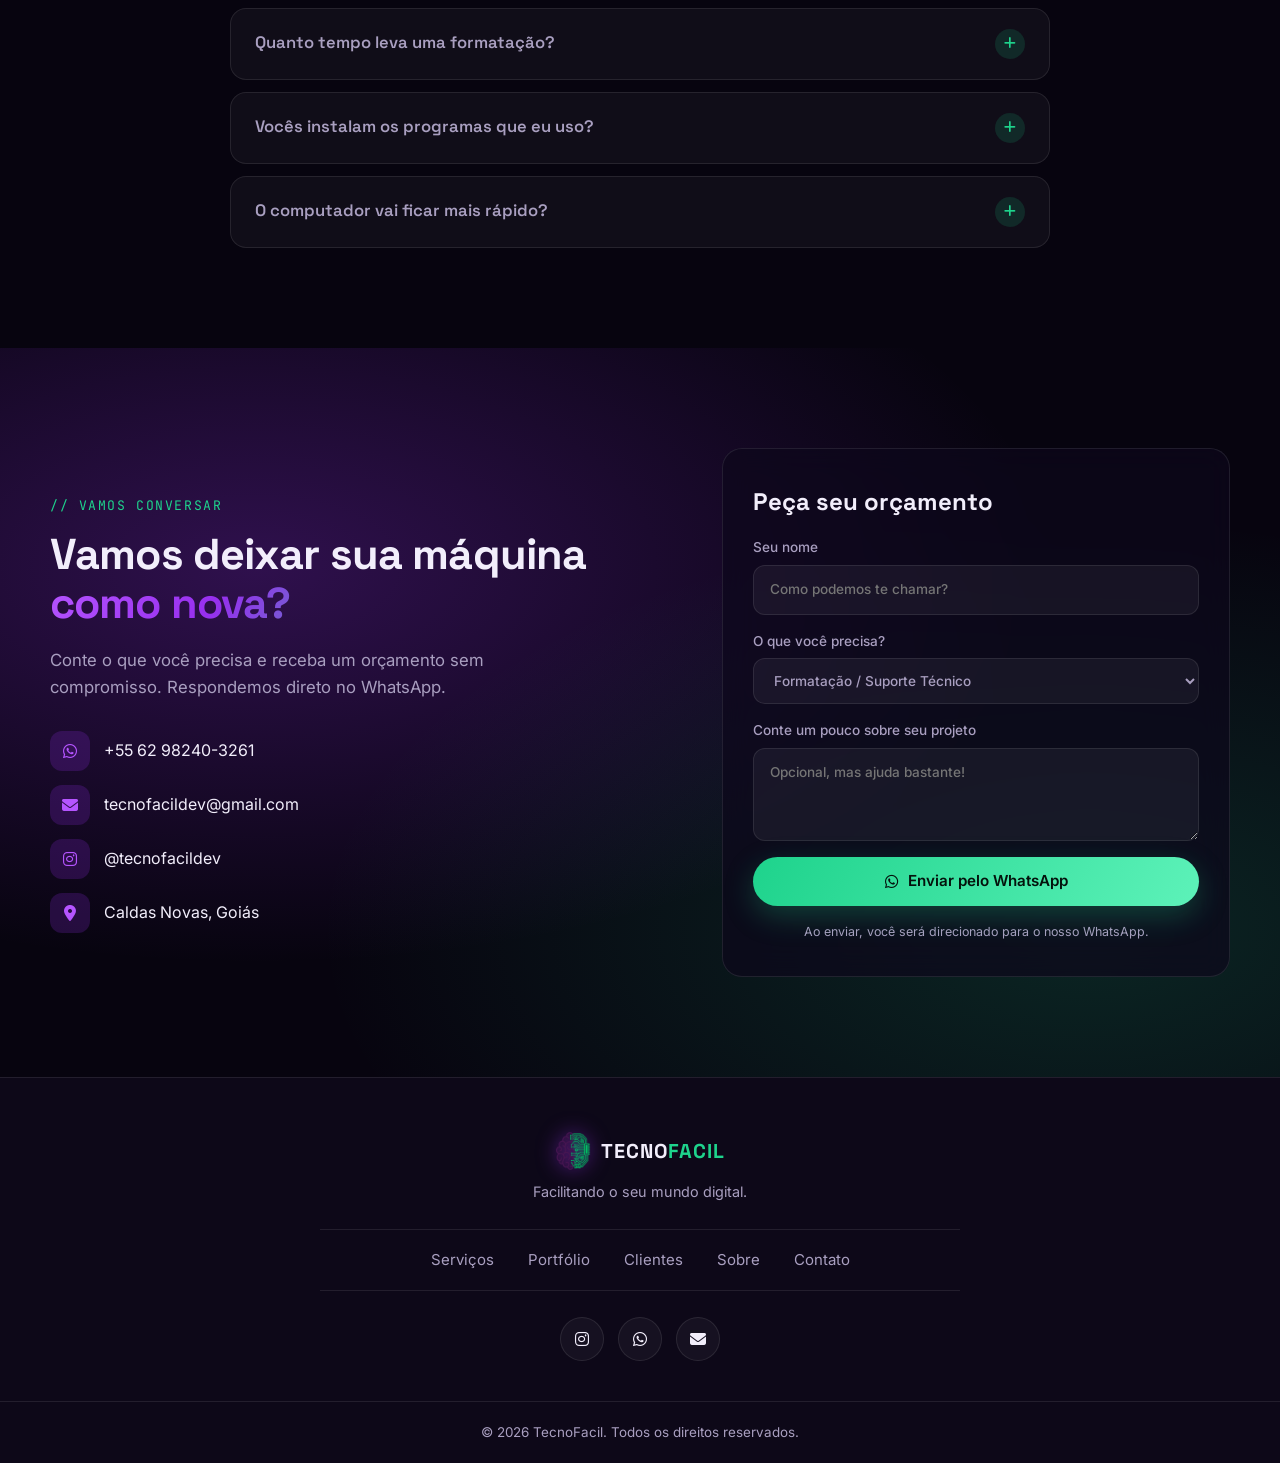
<file: servico-suporte.html>
<!doctype html>
<html lang="pt-BR">
  <head>
    <meta charset="UTF-8" />
    <meta name="viewport" content="width=device-width, initial-scale=1.0" />
    <title>Formatação e Suporte Técnico | TecnoFacil</title>
    <meta name="description" content="Formatação de computadores, limpeza, otimização e suporte técnico pela TecnoFacil em Caldas Novas e região." />
    <meta name="author" content="TecnoFacil" />
    <meta name="robots" content="index, follow" />
    <meta name="theme-color" content="#07040f" />
    <link rel="canonical" href="https://www.tecnofacildev.com.br/servico-suporte.html" />
    <meta property="og:title" content="Formatação e Suporte Técnico | TecnoFacil" />
    <meta property="og:description" content="Formatação de computadores, limpeza, otimização e suporte técnico pela TecnoFacil em Caldas Novas e região." />
    <meta property="og:image" content="https://www.tecnofacildev.com.br/banner-tecno.png" />
    <meta property="og:type" content="website" />
    <meta name="twitter:card" content="summary_large_image" />
    <link rel="preconnect" href="https://fonts.googleapis.com" />
    <link rel="preconnect" href="https://fonts.gstatic.com" crossorigin />
    <link
      href="https://fonts.googleapis.com/css2?family=Inter:wght@400;500;600;700&family=JetBrains+Mono:wght@400;500&family=Space+Grotesk:wght@500;600;700&display=swap"
      rel="stylesheet"
    />
    <link rel="stylesheet" href="https://cdnjs.cloudflare.com/ajax/libs/font-awesome/6.5.2/css/all.min.css" />
    <script>document.documentElement.classList.add("js");</script>
    <link rel="stylesheet" href="landing.css" />
    <link rel="icon" type="image/png" href="img/cerebro-icon.png" />
    <link rel="apple-touch-icon" href="img/cerebro-icon.png" />
    <script async src="https://www.googletagmanager.com/gtag/js?id=G-0WQK9W2BGR"></script>
    <script>
      window.dataLayer = window.dataLayer || [];
      function gtag() { dataLayer.push(arguments); }
      gtag("js", new Date());
      gtag("config", "G-0WQK9W2BGR");
    </script>
  </head>
  <body>
    <div class="cursor-glow" id="cursorGlow" aria-hidden="true"></div>

    <header class="header" id="header">
      <div class="container nav-wrapper">
        <a href="index.html" class="logo" aria-label="TecnoFacil - início">
          <img src="img/cerebro-icon.png" alt="" />
          <span>TECNO<b>FACIL</b></span>
        </a>

        <nav class="nav-menu" id="navMenu" aria-label="Menu principal">
          <a href="index.html#inicio" class="nav-link">Início</a>
          <a href="index.html#servicos" class="nav-link active">Serviços</a>
          <a href="index.html#processo" class="nav-link">Como funciona</a>
          <a href="index.html#portfolio" class="nav-link">Portfólio</a>
          <a href="index.html#depoimentos" class="nav-link">Clientes</a>
          <a href="index.html#sobre" class="nav-link">Sobre</a>
          <a href="#contato" class="nav-link nav-cta-mobile">Orçamento</a>
        </nav>

        <a href="https://wa.me/5562982403261?text=Ol%C3%A1%2C%20vim%20pelo%20site%20e%20quero%20um%20or%C3%A7amento" class="btn btn-glow btn-sm header-cta" target="_blank" rel="noopener">
          <i class="fa-brands fa-whatsapp"></i> Orçamento grátis
        </a>

        <button class="menu-toggle" id="menuToggle" aria-label="Abrir menu" aria-expanded="false" aria-controls="navMenu">
          <span></span><span></span><span></span>
        </button>
      </div>
    </header>

    <main>
      <section class="hero page-hero" id="inicio">
        <canvas id="heroCanvas" aria-hidden="true"></canvas>
        <div class="hero-grid" aria-hidden="true"></div>
        <div class="orb orb-1" aria-hidden="true"></div>
        <div class="orb orb-2" aria-hidden="true"></div>

        <div class="container hero-inner">
          <div class="hero-text">
            <nav class="breadcrumb reveal" aria-label="Você está em">
              <a href="index.html">Início</a><span>/</span><a href="index.html#servicos">Serviços</a><span>/</span><span>Formatação e Suporte</span>
            </nav>
            <h1 class="reveal" style="--d: 0.1s">Seu computador <span class="gradient-text">como novo de novo</span></h1>
            <p class="hero-sub reveal" style="--d: 0.2s">Formatação, limpeza e otimização para melhorar o desempenho, eliminar erros e dar mais agilidade à sua rotina.</p>
            <div class="hero-actions reveal" style="--d: 0.3s">
              <a href="https://wa.me/5562982403261?text=Ol%C3%A1%2C%20vim%20pelo%20site%20e%20quero%20ajuda%20com%20formata%C3%A7%C3%A3o%20/%20suporte%20t%C3%A9cnico" class="btn btn-glow btn-lg magnetic" target="_blank" rel="noopener">
                <i class="fa-brands fa-whatsapp"></i> Pedir orçamento
              </a>
              <a href="#clientes" class="btn btn-ghost btn-lg magnetic">Como atendemos <i class="fa-solid fa-arrow-down"></i></a>
            </div>
            <ul class="hero-trust reveal" style="--d: 0.4s">
              <li><i class="fa-solid fa-circle-check"></i> Orçamento sem compromisso</li>
              <li><i class="fa-solid fa-circle-check"></i> Atendimento humano</li>
              <li><i class="fa-solid fa-circle-check"></i> Suporte para sua rotina</li>
            </ul>
          </div>

          <div class="hero-visual reveal" style="--d: 0.25s">
            <div class="service-showcase tilt">
              <div class="showcase-icon"><i class="fa-solid fa-microchip"></i></div>
              <h2>Formatação e Suporte</h2>
              <div class="showcase-stats">
                <div><strong>1:1</strong><small>atendimento humano</small></div>
                <div><strong>0</strong><small>dor de cabeça</small></div>
              </div>
            </div>
          </div>
        </div>
      </section>

      <section class="section section-alt" id="servicos">
        <div class="container">
          <header class="section-head reveal">
            <span class="eyebrow">// O QUE ESTÁ INCLUSO</span>
            <h2>Mais desempenho e <span class="gradient-text">menos dor de cabeça</span></h2>
            <p>Cuidamos da parte técnica para a sua máquina funcionar bem e você trabalhar sem interrupções.</p>
          </header>
          <div class="features-grid">
            <article class="feature glow-card reveal">
              <i class="fa-solid fa-hard-drive"></i>
              <h3>Formatação</h3>
              <p>Reinstalação do sistema com a máquina limpa e pronta para usar.</p>
            </article>
            <article class="feature glow-card reveal" style="--d: 0.1s">
              <i class="fa-solid fa-download"></i>
              <h3>Instalação de programas</h3>
              <p>Instalamos e configuramos os programas que você precisa no dia a dia.</p>
            </article>
            <article class="feature glow-card reveal" style="--d: 0.2s">
              <i class="fa-solid fa-broom"></i>
              <h3>Limpeza e otimização</h3>
              <p>Remoção de arquivos e processos que deixam o computador lento.</p>
            </article>
            <article class="feature glow-card reveal">
              <i class="fa-solid fa-bug"></i>
              <h3>Eliminação de erros</h3>
              <p>Diagnóstico e correção de travamentos e falhas do sistema.</p>
            </article>
            <article class="feature glow-card reveal" style="--d: 0.1s">
              <i class="fa-solid fa-shield-halved"></i>
              <h3>Segurança</h3>
              <p>Orientação e ajustes para proteger seus dados e seu equipamento.</p>
            </article>
            <article class="feature glow-card reveal" style="--d: 0.2s">
              <i class="fa-solid fa-headset"></i>
              <h3>Suporte técnico</h3>
              <p>Ajuda para a sua rotina, para dúvidas e para problemas que aparecerem.</p>
            </article>
          </div>
        </div>
      </section>

      <section class="section" id="clientes">
        <div class="container">
          <header class="section-head reveal">
            <span class="eyebrow">// ATENDIMENTO</span>
            <h2>Como a <span class="gradient-text">TecnoFacil atende</span></h2>
            <p>Um atendimento direto, sem burocracia, para colocar o seu equipamento para funcionar.</p>
          </header>
          <div class="clients-grid is-single">
            <article class="client-card glow-card reveal">
              <div class="client-body">
                <h3>Seu computador pode ser o próximo</h3>
                <div class="client-role">Atendimento rápido e sem burocracia</div>
                <p>Conte o que está acontecendo com a sua máquina e indicamos o melhor caminho: formatação, limpeza, otimização ou suporte.</p>
                <ul>
                  <li>Diagnóstico do problema</li>
                  <li>Formatação e instalação de programas</li>
                  <li>Limpeza e otimização do desempenho</li>
                  <li>Suporte técnico para a sua rotina</li>
                </ul>
                <a href="https://wa.me/5562982403261?text=Ol%C3%A1%2C%20vim%20pelo%20site%20e%20quero%20ajuda%20com%20formata%C3%A7%C3%A3o%20/%20suporte%20t%C3%A9cnico" class="btn btn-glow" target="_blank" rel="noopener" style="margin-top: 22px; align-self: flex-start">
                  <i class="fa-brands fa-whatsapp"></i> Chamar no WhatsApp
                </a>
              </div>
            </article>
          </div>
        </div>
      </section>

      <section class="section section-alt" id="processo">
        <div class="container">
          <header class="section-head reveal">
            <span class="eyebrow">// COMO FUNCIONA</span>
            <h2>Do primeiro contato à <span class="gradient-text">entrega</span>, sem complicação</h2>
            <p>Um processo simples, transparente e com acompanhamento próximo em todas as etapas.</p>
          </header>
          <div class="steps">
            <div class="steps-line" aria-hidden="true"><span id="stepsFill"></span></div>
            <div class="step reveal">
              <div class="step-num">01</div>
              <h3>Conversa</h3>
              <p>Você explica o problema ou o que quer melhorar no equipamento.</p>
            </div>
            <div class="step reveal" style="--d: 0.12s">
              <div class="step-num">02</div>
              <h3>Proposta</h3>
              <p>Passamos o diagnóstico, o prazo e o valor, sem surpresas.</p>
            </div>
            <div class="step reveal" style="--d: 0.24s">
              <div class="step-num">03</div>
              <h3>Criação</h3>
              <p>Fazemos a formatação, limpeza e configuração necessárias.</p>
            </div>
            <div class="step reveal" style="--d: 0.36s">
              <div class="step-num">04</div>
              <h3>Entrega e suporte</h3>
              <p>Equipamento entregue e suporte disponível para novas dúvidas.</p>
            </div>
          </div>
        </div>
      </section>

      <section class="section" id="faq">
        <div class="container faq-wrap">
          <header class="section-head reveal">
            <span class="eyebrow">// DÚVIDAS FREQUENTES</span>
            <h2>Ficou com <span class="gradient-text">alguma dúvida?</span></h2>
          </header>
          <div class="faq reveal" id="faqRoot">
            <div class="faq-panel" role="tabpanel" id="faq-panel-suporte">
              <div class="faq-item">
                <button type="button" class="faq-q" aria-expanded="false" aria-controls="faq-a-suporte-0" id="faq-q-suporte-0">
                  <span>Preciso fazer backup antes da formatação?</span><i class="fa-solid fa-plus" aria-hidden="true"></i>
                </button>
                <div class="faq-a" id="faq-a-suporte-0" role="region" aria-labelledby="faq-q-suporte-0">
                  <div><p>Sim, é importante. Podemos te orientar sobre como salvar seus arquivos antes de começar.</p></div>
                </div>
              </div>
              <div class="faq-item">
                <button type="button" class="faq-q" aria-expanded="false" aria-controls="faq-a-suporte-1" id="faq-q-suporte-1">
                  <span>Quanto tempo leva uma formatação?</span><i class="fa-solid fa-plus" aria-hidden="true"></i>
                </button>
                <div class="faq-a" id="faq-a-suporte-1" role="region" aria-labelledby="faq-q-suporte-1">
                  <div><p>Depende do equipamento e dos programas a instalar. Combinamos o prazo antes de começar.</p></div>
                </div>
              </div>
              <div class="faq-item">
                <button type="button" class="faq-q" aria-expanded="false" aria-controls="faq-a-suporte-2" id="faq-q-suporte-2">
                  <span>Vocês instalam os programas que eu uso?</span><i class="fa-solid fa-plus" aria-hidden="true"></i>
                </button>
                <div class="faq-a" id="faq-a-suporte-2" role="region" aria-labelledby="faq-q-suporte-2">
                  <div><p>Sim. Instalamos e configuramos os programas que você precisa no dia a dia.</p></div>
                </div>
              </div>
              <div class="faq-item">
                <button type="button" class="faq-q" aria-expanded="false" aria-controls="faq-a-suporte-3" id="faq-q-suporte-3">
                  <span>O computador vai ficar mais rápido?</span><i class="fa-solid fa-plus" aria-hidden="true"></i>
                </button>
                <div class="faq-a" id="faq-a-suporte-3" role="region" aria-labelledby="faq-q-suporte-3">
                  <div><p>A formatação e a otimização costumam trazer ganho de desempenho, principalmente em máquinas lentas ou com muitos erros.</p></div>
                </div>
              </div>
            </div>
          </div>
        </div>
      </section>

      <section class="section cta" id="contato">
        <div class="cta-bg" aria-hidden="true"></div>
        <div class="container cta-inner">
          <div class="cta-copy reveal">
            <span class="eyebrow">// VAMOS CONVERSAR</span>
            <h2>Vamos deixar sua máquina <span class="gradient-text">como nova?</span></h2>
            <p>Conte o que você precisa e receba um orçamento sem compromisso. Respondemos direto no WhatsApp.</p>
            <ul class="contact-list">
              <li><i class="fa-brands fa-whatsapp"></i><a href="https://wa.me/5562982403261" target="_blank" rel="noopener">+55 62 98240-3261</a></li>
              <li><i class="fa-solid fa-envelope"></i><a href="mailto:tecnofacildev@gmail.com">tecnofacildev@gmail.com</a></li>
              <li><i class="fa-brands fa-instagram"></i><a href="https://www.instagram.com/tecnofacildev/" target="_blank" rel="noopener">@tecnofacildev</a></li>
              <li><i class="fa-solid fa-location-dot"></i><span>Caldas Novas, Goiás</span></li>
            </ul>
          </div>

          <form class="quote-form glow-card reveal" id="quoteForm" style="--d: 0.15s">
            <h3>Peça seu orçamento</h3>
            <label>
              Seu nome
              <input type="text" id="qName" placeholder="Como podemos te chamar?" required />
            </label>
            <label>
              O que você precisa?
              <select id="qService" required>
                <option value="">Selecione um serviço</option>
                <option>Desenvolvimento de Site</option>
                <option>Design Gráfico</option>
                <option>Marketing Digital</option>
                <option selected>Formatação / Suporte Técnico</option>
                <option>Outro assunto</option>
              </select>
            </label>
            <label>
              Conte um pouco sobre seu projeto
              <textarea id="qMsg" rows="3" placeholder="Opcional, mas ajuda bastante!"></textarea>
            </label>
            <button type="submit" class="btn btn-glow btn-block">
              <i class="fa-brands fa-whatsapp"></i> Enviar pelo WhatsApp
            </button>
            <small>Ao enviar, você será direcionado para o nosso WhatsApp.</small>
          </form>
        </div>
      </section>
    </main>

    <footer class="footer">
      <div class="container footer-grid">
        <div class="footer-brand">
          <a href="index.html" class="logo" aria-label="TecnoFacil - início">
            <img src="img/cerebro-icon.png" alt="" />
            <span>TECNO<b>FACIL</b></span>
          </a>
          <p>Facilitando o seu mundo digital.</p>
        </div>
        <nav class="footer-links" aria-label="Rodapé">
          <a href="index.html#servicos">Serviços</a>
          <a href="index.html#portfolio">Portfólio</a>
          <a href="index.html#depoimentos">Clientes</a>
          <a href="index.html#sobre">Sobre</a>
          <a href="#contato">Contato</a>
        </nav>
        <div class="socials">
          <a href="https://www.instagram.com/tecnofacildev/" target="_blank" rel="noopener" aria-label="Instagram"><i class="fa-brands fa-instagram"></i></a>
          <a href="https://wa.me/5562982403261" target="_blank" rel="noopener" aria-label="WhatsApp"><i class="fa-brands fa-whatsapp"></i></a>
          <a href="mailto:tecnofacildev@gmail.com" aria-label="E-mail"><i class="fa-solid fa-envelope"></i></a>
        </div>
      </div>
      <div class="copyright">
        <p>© 2026 TecnoFacil. Todos os direitos reservados.</p>
      </div>
    </footer>

    <a href="https://wa.me/5562982403261?text=Ol%C3%A1%2C%20vim%20pelo%20site%20e%20quero%20saber%20mais" class="whats-float" target="_blank" rel="noopener" aria-label="Falar no WhatsApp">
      <i class="fa-brands fa-whatsapp"></i>
    </a>
    <button class="to-top" id="toTop" aria-label="Voltar ao topo">
      <i class="fa-solid fa-arrow-up"></i>
    </button>

    <script src="landing.js" defer></script>
  </body>
</html>
</file>
<file: landing.css>
/* =========================================================
   TecnoFacil | Landing page (tema tecnológico)
   Paleta da marca: roxo + verde neon
   ========================================================= */
:root {
  --bg: #07040f;
  --bg-2: #0d0818;
  --surface: rgba(255, 255, 255, 0.04);
  --surface-2: rgba(255, 255, 255, 0.07);
  --border: rgba(255, 255, 255, 0.09);
  --text: #f2eefb;
  --muted: #a99fc0;

  --purple: #972fee;
  --purple-light: #b555ff;
  --purple-dark: #43106f;
  --green: #1ed38c;
  --green-dark: #10b874;

  --grad: linear-gradient(120deg, #b555ff 0%, #972fee 35%, #1ed38c 100%);
  --radius: 20px;
  --container: 1180px;
  --header-h: 76px;

  --font-head: "Space Grotesk", "Inter", sans-serif;
  --font-body: "Inter", system-ui, sans-serif;
  --font-mono: "JetBrains Mono", ui-monospace, monospace;
}

*,
*::before,
*::after {
  margin: 0;
  padding: 0;
  box-sizing: border-box;
}

html {
  scroll-behavior: smooth;
  scroll-padding-top: calc(var(--header-h) + 8px);
}

body {
  font-family: var(--font-body);
  background: var(--bg);
  color: var(--text);
  line-height: 1.6;
  overflow-x: hidden;
  -webkit-font-smoothing: antialiased;
}

img {
  max-width: 100%;
  display: block;
}
a {
  color: inherit;
  text-decoration: none;
}
ul {
  list-style: none;
}
button,
input,
select,
textarea {
  font: inherit;
  color: inherit;
}
button {
  background: none;
  border: none;
  cursor: pointer;
}

.container {
  width: min(calc(100% - 40px), var(--container));
  margin: 0 auto;
}

::selection {
  background: var(--purple);
  color: #fff;
}

/* ---------- Utilitários ---------- */
.gradient-text {
  background: var(--grad);
  -webkit-background-clip: text;
  background-clip: text;
  color: transparent;
  background-size: 200% auto;
  animation: gradShift 6s linear infinite;
}
@keyframes gradShift {
  to {
    background-position: 200% center;
  }
}

.center {
  text-align: center;
  margin-top: 40px;
}

/* ---------- Cursor ---------- */
.cursor-glow {
  position: fixed;
  top: 0;
  left: 0;
  width: 420px;
  height: 420px;
  margin: -210px 0 0 -210px;
  border-radius: 50%;
  background: radial-gradient(circle, rgba(151, 47, 238, 0.16), transparent 65%);
  pointer-events: none;
  z-index: 0;
  opacity: 0;
  transition: opacity 0.4s;
  will-change: transform;
}
.cursor-glow.on {
  opacity: 1;
}

/* ---------- Botões ---------- */
.btn {
  display: inline-flex;
  align-items: center;
  justify-content: center;
  gap: 10px;
  padding: 12px 24px;
  border-radius: 999px;
  font-weight: 600;
  font-size: 0.95rem;
  transition: transform 0.25s, box-shadow 0.25s, background 0.25s, border-color 0.25s;
  white-space: nowrap;
}
.btn-sm {
  padding: 9px 18px;
  font-size: 0.85rem;
}
.btn-lg {
  padding: 16px 32px;
  font-size: 1.02rem;
}
.btn-block {
  width: 100%;
}

.btn-glow {
  position: relative;
  color: #04120c;
  background: linear-gradient(120deg, var(--green), #5df2b9);
  box-shadow: 0 0 0 0 rgba(30, 211, 140, 0.5), 0 10px 30px rgba(30, 211, 140, 0.25);
  animation: btnPulse 2.8s infinite;
  overflow: hidden;
}
.btn-glow::after {
  content: "";
  position: absolute;
  inset: 0;
  background: linear-gradient(110deg, transparent 30%, rgba(255, 255, 255, 0.55) 50%, transparent 70%);
  transform: translateX(-120%);
  transition: transform 0.7s;
}
.btn-glow:hover::after {
  transform: translateX(120%);
}
.btn-glow:hover {
  transform: translateY(-3px);
  box-shadow: 0 14px 40px rgba(30, 211, 140, 0.45);
}
@keyframes btnPulse {
  0% {
    box-shadow: 0 0 0 0 rgba(30, 211, 140, 0.45), 0 10px 30px rgba(30, 211, 140, 0.25);
  }
  70% {
    box-shadow: 0 0 0 16px rgba(30, 211, 140, 0), 0 10px 30px rgba(30, 211, 140, 0.25);
  }
  100% {
    box-shadow: 0 0 0 0 rgba(30, 211, 140, 0), 0 10px 30px rgba(30, 211, 140, 0.25);
  }
}

.btn-ghost {
  border: 1px solid var(--border);
  background: var(--surface);
  backdrop-filter: blur(8px);
}
.btn-ghost:hover {
  border-color: var(--purple-light);
  background: rgba(151, 47, 238, 0.15);
  transform: translateY(-3px);
}
.btn-ghost i {
  transition: transform 0.25s;
}
.btn-ghost:hover i {
  transform: translateX(4px);
}

/* ---------- Header ---------- */
.header {
  position: fixed;
  top: 0;
  left: 0;
  right: 0;
  z-index: 1000;
  transition: background 0.3s, border-color 0.3s, backdrop-filter 0.3s;
  border-bottom: 1px solid transparent;
}
.header.scrolled {
  background: rgba(7, 4, 15, 0.78);
  backdrop-filter: blur(16px);
  -webkit-backdrop-filter: blur(16px);
  border-bottom-color: var(--border);
}
.nav-wrapper {
  height: var(--header-h);
  display: flex;
  align-items: center;
  justify-content: space-between;
  gap: 20px;
}

.logo {
  display: inline-flex;
  align-items: center;
  gap: 10px;
  font-family: var(--font-head);
  font-weight: 700;
  font-size: 1.25rem;
  letter-spacing: 0.04em;
}
.logo img {
  height: 38px;
  width: auto;
  filter: drop-shadow(0 0 10px rgba(151, 47, 238, 0.7));
}
.logo b {
  color: var(--green);
}

.nav-menu {
  display: flex;
  gap: 4px;
}
.nav-link {
  position: relative;
  padding: 8px 14px;
  font-size: 0.92rem;
  font-weight: 500;
  color: var(--muted);
  border-radius: 999px;
  transition: color 0.25s;
}
.nav-link::after {
  content: "";
  position: absolute;
  left: 50%;
  bottom: 2px;
  width: 0;
  height: 2px;
  background: var(--grad);
  border-radius: 2px;
  transition: width 0.3s, left 0.3s;
}
.nav-link:hover,
.nav-link.active {
  color: #fff;
}
.nav-link:hover::after,
.nav-link.active::after {
  width: 55%;
  left: 22.5%;
}
.nav-cta-mobile {
  display: none;
}

.menu-toggle {
  display: none;
  width: 46px;
  height: 46px;
  border: 1px solid var(--border);
  border-radius: 14px;
  background: var(--surface);
  flex-direction: column;
  justify-content: center;
  gap: 5px;
  padding: 0 11px;
}
.menu-toggle span {
  height: 2px;
  background: #fff;
  border-radius: 2px;
  transition: 0.3s;
}
.menu-toggle.active span:nth-child(1) {
  transform: translateY(7px) rotate(45deg);
}
.menu-toggle.active span:nth-child(2) {
  opacity: 0;
}
.menu-toggle.active span:nth-child(3) {
  transform: translateY(-7px) rotate(-45deg);
}

/* ---------- Hero ---------- */
.hero {
  position: relative;
  min-height: 100vh;
  display: flex;
  align-items: center;
  padding: calc(var(--header-h) + 40px) 0 80px;
  overflow: hidden;
  isolation: isolate;
}
#heroCanvas {
  position: absolute;
  inset: 0;
  width: 100%;
  height: 100%;
  z-index: -1;
}
.hero-grid {
  position: absolute;
  inset: 0;
  z-index: -2;
  background-image: linear-gradient(rgba(151, 47, 238, 0.09) 1px, transparent 1px),
    linear-gradient(90deg, rgba(151, 47, 238, 0.09) 1px, transparent 1px);
  background-size: 56px 56px;
  mask-image: radial-gradient(ellipse at 50% 40%, #000 20%, transparent 75%);
  -webkit-mask-image: radial-gradient(ellipse at 50% 40%, #000 20%, transparent 75%);
  animation: gridMove 14s linear infinite;
}
@keyframes gridMove {
  to {
    background-position: 0 56px, 56px 0;
  }
}
.orb {
  position: absolute;
  border-radius: 50%;
  filter: blur(90px);
  z-index: -2;
  animation: floatOrb 12s ease-in-out infinite;
}
.orb-1 {
  width: 480px;
  height: 480px;
  background: rgba(151, 47, 238, 0.35);
  top: -120px;
  left: -140px;
}
.orb-2 {
  width: 420px;
  height: 420px;
  background: rgba(30, 211, 140, 0.18);
  bottom: -140px;
  right: -100px;
  animation-delay: -6s;
}
@keyframes floatOrb {
  0%,
  100% {
    transform: translate(0, 0);
  }
  50% {
    transform: translate(40px, 30px);
  }
}

.hero-inner {
  display: grid;
  grid-template-columns: 1.05fr 0.95fr;
  gap: 56px;
  align-items: center;
}

.badge {
  display: inline-flex;
  align-items: center;
  gap: 10px;
  padding: 7px 16px;
  border: 1px solid var(--border);
  border-radius: 999px;
  background: var(--surface);
  backdrop-filter: blur(8px);
  font-size: 0.8rem;
  color: var(--muted);
  margin-bottom: 24px;
}
.pulse-dot {
  width: 8px;
  height: 8px;
  border-radius: 50%;
  background: var(--green);
  box-shadow: 0 0 0 0 rgba(30, 211, 140, 0.7);
  animation: dotPulse 1.8s infinite;
}
@keyframes dotPulse {
  70% {
    box-shadow: 0 0 0 10px rgba(30, 211, 140, 0);
  }
  100% {
    box-shadow: 0 0 0 0 rgba(30, 211, 140, 0);
  }
}

.hero h1 {
  font-family: var(--font-head);
  font-size: clamp(2rem, 4.4vw, 3.4rem);
  line-height: 1.12;
  letter-spacing: -0.02em;
  font-weight: 700;
}
.typed-wrap {
  display: block;
  min-height: 1.12em;
  white-space: nowrap;
}
.caret {
  display: inline-block;
  width: 3px;
  height: 0.9em;
  margin-left: 4px;
  vertical-align: -0.08em;
  background: var(--green);
  animation: blink 1s steps(1) infinite;
}
@keyframes blink {
  50% {
    opacity: 0;
  }
}

.hero-sub {
  margin-top: 22px;
  max-width: 560px;
  font-size: 1.08rem;
  color: var(--muted);
}
.hero-actions {
  display: flex;
  flex-wrap: wrap;
  gap: 14px;
  margin-top: 34px;
}
.hero-trust {
  display: flex;
  flex-wrap: wrap;
  gap: 10px 22px;
  margin-top: 30px;
  font-size: 0.86rem;
  color: var(--muted);
}
.hero-trust i {
  color: var(--green);
  margin-right: 6px;
}

/* Janela de código */
.hero-visual {
  position: relative;
  perspective: 1000px;
}
.code-window {
  background: rgba(14, 8, 28, 0.85);
  border: 1px solid rgba(151, 47, 238, 0.35);
  border-radius: 18px;
  backdrop-filter: blur(14px);
  box-shadow: 0 30px 80px rgba(151, 47, 238, 0.28), 0 0 0 1px rgba(255, 255, 255, 0.03) inset;
  overflow: hidden;
  transition: transform 0.2s ease-out;
  transform-style: preserve-3d;
}
.code-bar {
  display: flex;
  align-items: center;
  gap: 8px;
  padding: 14px 16px;
  border-bottom: 1px solid var(--border);
  background: rgba(255, 255, 255, 0.03);
}
.code-bar .dot {
  width: 12px;
  height: 12px;
  border-radius: 50%;
}
.dot.r {
  background: #ff5f57;
}
.dot.y {
  background: #febc2e;
}
.dot.g {
  background: #28c840;
}
.code-title {
  margin-left: 10px;
  font-family: var(--font-mono);
  font-size: 0.78rem;
  color: var(--muted);
}
.code-body {
  font-family: var(--font-mono);
  font-size: 0.86rem;
  line-height: 1.75;
  padding: 22px 22px 26px;
  min-height: 300px;
  white-space: pre-wrap;
  color: #d7ccef;
}
.code-body .k {
  color: #c792ff;
}
.code-body .s {
  color: #5df2b9;
}
.code-body .f {
  color: #82aaff;
}
.code-body .c {
  color: #6b5f86;
  font-style: italic;
}
.code-body .p {
  color: #ffcb6b;
}
.code-body .cur {
  display: inline-block;
  width: 8px;
  height: 1.1em;
  background: var(--green);
  vertical-align: -0.18em;
  animation: blink 1s steps(1) infinite;
}

.float-card {
  position: absolute;
  display: flex;
  align-items: center;
  gap: 12px;
  padding: 12px 16px;
  border-radius: 16px;
  background: rgba(20, 12, 38, 0.88);
  border: 1px solid var(--border);
  backdrop-filter: blur(12px);
  box-shadow: 0 16px 40px rgba(0, 0, 0, 0.45);
  animation: floaty 6s ease-in-out infinite;
}
.float-card i {
  width: 38px;
  height: 38px;
  border-radius: 12px;
  display: grid;
  place-items: center;
  background: rgba(30, 211, 140, 0.15);
  color: var(--green);
}
.float-card strong {
  display: block;
  font-size: 0.86rem;
  line-height: 1.2;
}
.float-card small {
  color: var(--muted);
  font-size: 0.74rem;
}
.fc-1 {
  top: -22px;
  right: -14px;
}
.fc-2 {
  bottom: -26px;
  left: 18px;
  animation-delay: -2s;
}
.fc-2 i {
  background: rgba(151, 47, 238, 0.2);
  color: var(--purple-light);
}
.fc-3 {
  bottom: -26px;
  right: 30px;
  animation-delay: -4s;
}
@keyframes floaty {
  0%,
  100% {
    transform: translateY(0);
  }
  50% {
    transform: translateY(-12px);
  }
}

.scroll-hint {
  position: absolute;
  bottom: 22px;
  left: 50%;
  transform: translateX(-50%);
  width: 26px;
  height: 42px;
  border: 2px solid rgba(255, 255, 255, 0.25);
  border-radius: 20px;
}
.scroll-hint span {
  position: absolute;
  top: 8px;
  left: 50%;
  width: 4px;
  height: 8px;
  margin-left: -2px;
  border-radius: 2px;
  background: var(--green);
  animation: scrollDot 1.8s infinite;
}
@keyframes scrollDot {
  0% {
    opacity: 1;
    transform: translateY(0);
  }
  100% {
    opacity: 0;
    transform: translateY(16px);
  }
}

/* ---------- Faixa rolante ---------- */
.marquee {
  overflow: hidden;
  border-block: 1px solid var(--border);
  background: linear-gradient(90deg, rgba(151, 47, 238, 0.12), rgba(30, 211, 140, 0.08));
  padding: 16px 0;
}
.marquee-track {
  display: flex;
  gap: 56px;
  width: max-content;
  animation: marquee 32s linear infinite;
}
.marquee:hover .marquee-track {
  animation-play-state: paused;
}
.marquee-track span {
  display: inline-flex;
  align-items: center;
  gap: 12px;
  font-family: var(--font-head);
  font-weight: 600;
  font-size: 1.02rem;
  color: var(--muted);
  white-space: nowrap;
}
.marquee-track i {
  color: var(--green);
}
@keyframes marquee {
  to {
    transform: translateX(-50%);
  }
}

/* ---------- Estatísticas ---------- */
.stats {
  padding: 70px 0 20px;
}
.stats-grid {
  display: grid;
  grid-template-columns: repeat(4, 1fr);
  gap: 18px;
}
.stat {
  text-align: center;
  padding: 26px 12px;
  border: 1px solid var(--border);
  border-radius: var(--radius);
  background: var(--surface);
}
.stat strong {
  display: block;
  font-family: var(--font-head);
  font-size: clamp(2rem, 4vw, 2.9rem);
  line-height: 1.1;
  background: var(--grad);
  -webkit-background-clip: text;
  background-clip: text;
  color: transparent;
}
.stat > span {
  font-size: 0.88rem;
  color: var(--muted);
}

/* ---------- Seções ---------- */
.section {
  position: relative;
  padding: 100px 0;
}
.section-alt {
  background: linear-gradient(180deg, transparent, rgba(151, 47, 238, 0.06), transparent);
}
.section-head {
  max-width: 760px;
  margin: 0 auto 56px;
  text-align: center;
}
.eyebrow {
  display: inline-block;
  font-family: var(--font-mono);
  font-size: 0.82rem;
  letter-spacing: 0.12em;
  color: var(--green);
  margin-bottom: 14px;
}
.section-head h2,
.about-copy h2,
.cta-copy h2 {
  font-family: var(--font-head);
  font-size: clamp(1.8rem, 3.6vw, 2.7rem);
  line-height: 1.15;
  letter-spacing: -0.02em;
}
.section-head p {
  margin-top: 16px;
  color: var(--muted);
  font-size: 1.04rem;
}

/* ---------- Cards com brilho que segue o mouse ---------- */
.glow-card {
  position: relative;
  border: 1px solid var(--border);
  border-radius: var(--radius);
  background: var(--surface);
  overflow: hidden;
  transition: transform 0.35s, border-color 0.35s;
}
.glow-card::before {
  content: "";
  position: absolute;
  inset: 0;
  background: radial-gradient(
    360px circle at var(--mx, 50%) var(--my, 50%),
    rgba(151, 47, 238, 0.22),
    transparent 45%
  );
  opacity: 0;
  transition: opacity 0.35s;
  pointer-events: none;
}
.glow-card:hover::before {
  opacity: 1;
}
.glow-card:hover {
  border-color: rgba(181, 85, 255, 0.5);
}

/* ---------- Serviços ---------- */
.services-grid {
  display: grid;
  grid-template-columns: repeat(4, 1fr);
  gap: 20px;
}
.service-card {
  padding: 30px 24px;
  display: flex;
  flex-direction: column;
}
.service-card:hover {
  transform: translateY(-8px);
}
.service-icon {
  width: 58px;
  height: 58px;
  display: grid;
  place-items: center;
  border-radius: 18px;
  font-size: 1.5rem;
  color: #fff;
  background: linear-gradient(135deg, var(--purple), var(--purple-dark));
  box-shadow: 0 10px 30px rgba(151, 47, 238, 0.4);
  margin-bottom: 22px;
  transition: transform 0.4s;
}
.service-card:hover .service-icon {
  transform: rotate(-8deg) scale(1.1);
  background: linear-gradient(135deg, var(--green), var(--green-dark));
  box-shadow: 0 10px 30px rgba(30, 211, 140, 0.4);
}
.service-card h3 {
  font-family: var(--font-head);
  font-size: 1.2rem;
  margin-bottom: 10px;
}
.service-card > p {
  color: var(--muted);
  font-size: 0.93rem;
}
.service-card ul {
  margin: 18px 0 22px;
  display: grid;
  gap: 8px;
  font-size: 0.86rem;
  color: #cfc5e6;
}
.service-card li {
  position: relative;
  padding-left: 20px;
}
.service-card li::before {
  content: "›";
  position: absolute;
  left: 4px;
  color: var(--green);
  font-weight: 700;
}
.card-link {
  margin-top: auto;
  font-weight: 600;
  font-size: 0.9rem;
  color: var(--green);
  display: inline-flex;
  align-items: center;
  gap: 8px;
}
.card-link i {
  transition: transform 0.25s;
}
.card-link:hover i {
  transform: translateX(6px);
}

/* ---------- Processo ---------- */
.steps {
  position: relative;
  display: grid;
  grid-template-columns: repeat(4, 1fr);
  gap: 24px;
}
.steps-line {
  position: absolute;
  top: 34px;
  left: 12%;
  right: 12%;
  height: 2px;
  background: var(--border);
}
.steps-line span {
  display: block;
  height: 100%;
  width: 0;
  background: var(--grad);
  box-shadow: 0 0 12px var(--green);
  transition: width 0.2s linear;
}
.step {
  position: relative;
  text-align: center;
  padding: 0 10px;
}
.step-num {
  width: 68px;
  height: 68px;
  margin: 0 auto 22px;
  display: grid;
  place-items: center;
  border-radius: 50%;
  font-family: var(--font-mono);
  font-weight: 500;
  font-size: 1.2rem;
  color: var(--green);
  background: var(--bg-2);
  border: 2px solid rgba(30, 211, 140, 0.45);
  box-shadow: 0 0 24px rgba(30, 211, 140, 0.2);
  position: relative;
  z-index: 1;
  transition: transform 0.3s, background 0.3s, color 0.3s;
}
.step:hover .step-num {
  transform: scale(1.12);
  background: var(--green);
  color: #04120c;
}
.step h3 {
  font-family: var(--font-head);
  font-size: 1.15rem;
  margin-bottom: 8px;
}
.step p {
  color: var(--muted);
  font-size: 0.92rem;
}

/* ---------- Portfólio ---------- */
.filters {
  display: flex;
  flex-wrap: wrap;
  justify-content: center;
  gap: 10px;
  margin-bottom: 36px;
}
.filter {
  padding: 9px 22px;
  border-radius: 999px;
  border: 1px solid var(--border);
  background: var(--surface);
  color: var(--muted);
  font-weight: 500;
  font-size: 0.9rem;
  transition: 0.25s;
}
.filter:hover {
  color: #fff;
  border-color: var(--purple-light);
}
.filter.active {
  color: #fff;
  background: linear-gradient(120deg, var(--purple), var(--purple-dark));
  border-color: var(--purple-light);
  box-shadow: 0 8px 24px rgba(151, 47, 238, 0.4);
}

.portfolio-grid {
  display: grid;
  grid-template-columns: repeat(4, 1fr);
  gap: 18px;
}
.work {
  position: relative;
  border-radius: var(--radius);
  overflow: hidden;
  aspect-ratio: 4 / 5;
  border: 1px solid var(--border);
  background: var(--bg-2);
  transition: opacity 0.4s, transform 0.4s;
}
.work.hide {
  display: none;
}
.work img {
  width: 100%;
  height: 100%;
  object-fit: cover;
  transition: transform 0.7s cubic-bezier(0.2, 0.7, 0.2, 1);
}
.work:hover img {
  transform: scale(1.12);
}
.work::after {
  content: "";
  position: absolute;
  inset: 0;
  background: linear-gradient(180deg, transparent 45%, rgba(7, 4, 15, 0.95));
  opacity: 0.85;
  transition: opacity 0.4s;
}
.work:hover::after {
  opacity: 1;
  background: linear-gradient(180deg, rgba(151, 47, 238, 0.25), rgba(7, 4, 15, 0.97));
}
.work-info {
  position: absolute;
  left: 18px;
  right: 18px;
  bottom: 16px;
  z-index: 2;
  transform: translateY(10px);
  transition: transform 0.4s;
}
.work:hover .work-info {
  transform: translateY(0);
}
.work-info span {
  font-family: var(--font-mono);
  font-size: 0.72rem;
  letter-spacing: 0.1em;
  text-transform: uppercase;
  color: var(--green);
}
.work-info h3 {
  font-family: var(--font-head);
  font-size: 1.02rem;
  line-height: 1.25;
}
.work.pop {
  animation: popIn 0.5s both;
}
@keyframes popIn {
  from {
    opacity: 0;
    transform: scale(0.9);
  }
}

/* ---------- Depoimentos ---------- */
.testimonials-grid {
  display: grid;
  grid-template-columns: repeat(3, 1fr);
  gap: 22px;
}
.testimonial {
  padding: 34px 28px 28px;
  display: flex;
  flex-direction: column;
}
.testimonial:hover {
  transform: translateY(-6px);
}
.quote {
  position: absolute;
  top: 22px;
  right: 24px;
  font-size: 2.2rem;
  color: rgba(151, 47, 238, 0.28);
}
.stars {
  color: #ffc857;
  letter-spacing: 3px;
  font-size: 1.05rem;
  margin-bottom: 14px;
  text-shadow: 0 0 14px rgba(255, 200, 87, 0.45);
}
.testimonial > p {
  color: #d6cdea;
  font-size: 0.97rem;
  margin-bottom: 24px;
}
.person {
  margin-top: auto;
  display: flex;
  align-items: center;
  gap: 14px;
  padding-top: 20px;
  border-top: 1px solid var(--border);
}
.person img {
  width: 50px;
  height: 50px;
  border-radius: 50%;
  object-fit: cover;
  border: 2px solid var(--purple-light);
  background: #fff;
}
.person strong {
  display: block;
  line-height: 1.2;
}
.person small {
  color: var(--muted);
}

/* ---------- Carrossel de depoimentos ---------- */
.tcar {
  max-width: 980px;
  margin: 0 auto;
}
.tcar-stage {
  display: flex;
  align-items: center;
}
.tcar-media {
  position: relative;
  flex: none;
  width: 420px;
  aspect-ratio: 1;
  border-radius: 28px;
  overflow: hidden;
  background: #fff;
  border: 1px solid var(--border);
  box-shadow: 0 20px 60px rgba(0, 0, 0, 0.45);
}
.tcar-img {
  position: absolute;
  inset: 0;
  width: 100%;
  height: 100%;
  opacity: 0;
  transition: opacity 0.4s ease-in-out;
}
.tcar-img.photo {
  object-fit: cover;
}
.tcar-img.logo {
  object-fit: contain;
  padding: 12%;
}
.tcar-img.logo.logo-full {
  object-fit: cover;
  padding: 0;
}
.tcar-img.active {
  opacity: 1;
}
.tcar-card {
  position: relative;
  z-index: 1;
  flex: 1;
  margin-left: -80px;
  display: grid;
  padding: 36px 36px 32px 44px;
  background: var(--bg-2);
  box-shadow: 0 24px 70px rgba(0, 0, 0, 0.55);
}
.tcar-slide {
  grid-area: 1 / 1;
  opacity: 0;
  visibility: hidden;
  transition: opacity 0.4s ease-in-out, visibility 0.4s;
}
.tcar-slide.active {
  opacity: 1;
  visibility: visible;
}
.tcar-slide h3 {
  font-family: var(--font-head);
  font-size: 1.5rem;
  line-height: 1.2;
}
.tcar-role {
  display: block;
  margin: 4px 0 18px;
  color: var(--green);
  font-weight: 600;
}
.tcar-slide p {
  color: #d6cdea;
  font-size: 1rem;
}
.tcar-nav {
  display: flex;
  justify-content: center;
  align-items: center;
  gap: 24px;
  margin-top: 32px;
}
.tcar-btn {
  width: 48px;
  height: 48px;
  display: grid;
  place-items: center;
  border-radius: 50%;
  border: 1px solid var(--border);
  background: var(--surface-2);
  cursor: pointer;
  transition: background 0.3s, border-color 0.3s, transform 0.2s;
}
.tcar-btn:hover {
  background: rgba(151, 47, 238, 0.25);
  border-color: var(--purple-light);
}
.tcar-btn:active {
  transform: scale(0.92);
}
.tcar-dots {
  display: flex;
  gap: 8px;
}
.tcar-dot {
  width: 12px;
  height: 12px;
  border-radius: 50%;
  border: 0;
  background: rgba(255, 255, 255, 0.22);
  cursor: pointer;
  transition: background 0.3s, width 0.3s;
}
.tcar-dot.active {
  width: 28px;
  border-radius: 8px;
  background: var(--grad);
}
.tcar-btn:focus-visible,
.tcar-dot:focus-visible {
  outline: 2px solid var(--green);
  outline-offset: 2px;
}
@media (max-width: 820px) {
  .tcar-stage {
    flex-direction: column;
  }
  .tcar-media {
    width: min(100%, 340px);
  }
  .tcar-card {
    margin: -48px 0 0;
    width: 100%;
    padding: 64px 24px 28px;
    text-align: center;
  }
  .tcar-card .quote {
    right: 50%;
    transform: translateX(50%);
    top: 18px;
  }
}
@media (prefers-reduced-motion: reduce) {
  .tcar-img,
  .tcar-slide,
  .tcar-dot {
    transition: none;
  }
}

/* ---------- Sobre ---------- */
.about {
  display: grid;
  grid-template-columns: 1.1fr 0.9fr;
  gap: 48px;
  align-items: start;
}
.about-copy p {
  margin-top: 18px;
  color: var(--muted);
  font-size: 1.02rem;
}
.about-copy .eyebrow {
  display: block;
}
.highlights {
  display: grid;
  gap: 14px;
  margin-top: 30px;
}
.highlight {
  display: flex;
  gap: 16px;
  padding: 18px;
  border: 1px solid var(--border);
  border-radius: 16px;
  background: var(--surface);
  transition: transform 0.3s, border-color 0.3s;
}
.highlight:hover {
  transform: translateX(8px);
  border-color: rgba(30, 211, 140, 0.5);
}
.highlight > i {
  flex: none;
  width: 46px;
  height: 46px;
  display: grid;
  place-items: center;
  border-radius: 14px;
  background: rgba(30, 211, 140, 0.14);
  color: var(--green);
  font-size: 1.1rem;
}
.highlight h3 {
  font-family: var(--font-head);
  font-size: 1.05rem;
}
.highlight p {
  margin: 2px 0 0;
  font-size: 0.9rem;
}

.about-card {
  padding: 34px 30px;
  background: linear-gradient(160deg, rgba(151, 47, 238, 0.2), rgba(255, 255, 255, 0.03));
  position: sticky;
  top: calc(var(--header-h) + 20px);
}
.badge-solid {
  display: inline-block;
  padding: 6px 14px;
  border-radius: 999px;
  background: rgba(30, 211, 140, 0.14);
  color: var(--green);
  font-size: 0.78rem;
  font-weight: 600;
  margin-bottom: 18px;
}
.about-card h3 {
  font-family: var(--font-head);
  font-size: 1.5rem;
  margin-bottom: 20px;
}
.check-list {
  display: grid;
  gap: 14px;
  margin-bottom: 28px;
  color: #d6cdea;
  font-size: 0.95rem;
}
.check-list li {
  display: flex;
  gap: 12px;
}
.check-list i {
  color: var(--green);
  margin-top: 5px;
}

/* ---------- FAQ (abas + acordeão) ---------- */
.faq-wrap {
  max-width: 820px;
}
.faq-tabs {
  display: flex;
  flex-wrap: wrap;
  justify-content: center;
  gap: 12px;
  margin-bottom: 36px;
}
.faq-tab {
  position: relative;
  overflow: hidden;
  white-space: nowrap;
  cursor: pointer;
  padding: 8px 18px;
  border: 1px solid var(--border);
  border-radius: 10px;
  background: transparent;
  color: var(--muted);
  font-size: 0.9rem;
  font-weight: 600;
  transition: color 0.5s, border-color 0.5s;
}
.faq-tab span {
  position: relative;
  z-index: 1;
}
.faq-tab::before {
  content: "";
  position: absolute;
  inset: 0;
  background: linear-gradient(120deg, var(--purple-light), var(--purple));
  transform: translateY(100%);
  transition: transform 0.5s ease;
}
.faq-tab:hover {
  color: var(--text);
}
.faq-tab.active {
  color: #fff;
  border-color: var(--purple-light);
}
.faq-tab.active::before {
  transform: translateY(0);
}
.faq-tab:focus-visible,
.faq-q:focus-visible {
  outline: 2px solid var(--green);
  outline-offset: 2px;
}
.faq-panel {
  display: grid;
  gap: 12px;
}
.faq-panel[hidden] {
  display: none;
}
.faq-panel:not([hidden]) {
  animation: faqIn 0.5s ease;
}
@keyframes faqIn {
  from {
    opacity: 0;
    transform: translateY(20px);
  }
}
.faq-item {
  border: 1px solid var(--border);
  border-radius: 16px;
  background: var(--surface);
  transition: border-color 0.3s, background 0.3s;
}
.faq-item.open {
  border-color: rgba(181, 85, 255, 0.55);
  background: rgba(151, 47, 238, 0.08);
}
.faq-q {
  width: 100%;
  display: flex;
  justify-content: space-between;
  align-items: center;
  gap: 16px;
  padding: 20px 24px;
  background: none;
  border: 0;
  border-radius: 16px;
  cursor: pointer;
  text-align: left;
  color: var(--muted);
  font-family: var(--font-head);
  font-weight: 600;
  font-size: 1.04rem;
  transition: color 0.3s;
}
.faq-item.open .faq-q,
.faq-q:hover {
  color: var(--text);
}
.faq-q i {
  flex: none;
  width: 30px;
  height: 30px;
  display: grid;
  place-items: center;
  border-radius: 50%;
  background: rgba(30, 211, 140, 0.14);
  color: var(--green);
  font-size: 0.85rem;
  transition: transform 0.25s;
}
.faq-item.open .faq-q i {
  transform: rotate(45deg);
}
.faq-a {
  display: grid;
  grid-template-rows: 0fr;
  transition: grid-template-rows 0.3s ease-in-out;
}
.faq-item.open .faq-a {
  grid-template-rows: 1fr;
}
.faq-a > div {
  overflow: hidden;
  padding: 0 24px;
}
.faq-a p {
  padding-bottom: 22px;
  color: var(--muted);
}
@media (prefers-reduced-motion: reduce) {
  .faq-tab::before,
  .faq-a,
  .faq-q i {
    transition: none;
  }
  .faq-panel:not([hidden]) {
    animation: none;
  }
}

/* ---------- CTA / contato ---------- */
.cta {
  overflow: hidden;
}
.cta-bg {
  position: absolute;
  inset: 0;
  z-index: -1;
  background: radial-gradient(ellipse at 20% 30%, rgba(151, 47, 238, 0.28), transparent 55%),
    radial-gradient(ellipse at 85% 80%, rgba(30, 211, 140, 0.16), transparent 50%);
}
.cta-inner {
  display: grid;
  grid-template-columns: 1.1fr 0.9fr;
  gap: 52px;
  align-items: center;
}
.cta-copy p {
  margin-top: 18px;
  color: var(--muted);
  font-size: 1.05rem;
  max-width: 520px;
}
.contact-list {
  margin-top: 30px;
  display: grid;
  gap: 14px;
}
.contact-list li {
  display: flex;
  align-items: center;
  gap: 14px;
}
.contact-list i {
  width: 40px;
  height: 40px;
  display: grid;
  place-items: center;
  border-radius: 12px;
  background: rgba(151, 47, 238, 0.2);
  color: var(--purple-light);
}
.contact-list a:hover {
  color: var(--green);
}

.quote-form {
  padding: 34px 30px;
  display: grid;
  gap: 16px;
  background: rgba(14, 8, 28, 0.7);
  backdrop-filter: blur(14px);
}
.quote-form h3 {
  font-family: var(--font-head);
  font-size: 1.5rem;
}
.quote-form label {
  display: grid;
  gap: 6px;
  font-size: 0.85rem;
  font-weight: 500;
  color: var(--muted);
}
.quote-form input,
.quote-form select,
.quote-form textarea {
  width: 100%;
  padding: 13px 16px;
  border-radius: 12px;
  border: 1px solid var(--border);
  background: rgba(255, 255, 255, 0.05);
  outline: none;
  transition: border-color 0.25s, box-shadow 0.25s;
  resize: vertical;
}
.quote-form select option {
  background: #14091f;
}
.quote-form input:focus,
.quote-form select:focus,
.quote-form textarea:focus {
  border-color: var(--green);
  box-shadow: 0 0 0 4px rgba(30, 211, 140, 0.15);
}
.quote-form small {
  text-align: center;
  color: var(--muted);
  font-size: 0.78rem;
}

/* ---------- Footer ---------- */
.footer {
  border-top: 1px solid var(--border);
  background: var(--bg-2);
  padding-top: 54px;
}
.footer-grid {
  display: flex;
  flex-direction: column;
  align-items: center;
  text-align: center;
  gap: 26px;
  padding-bottom: 40px;
}
.footer-brand {
  display: flex;
  flex-direction: column;
  align-items: center;
}
.footer-brand .logo {
  justify-content: center;
}
.footer-brand p {
  margin-top: 10px;
  color: var(--muted);
  font-size: 0.9rem;
}
.footer-links {
  display: flex;
  flex-wrap: wrap;
  justify-content: center;
  gap: 10px 34px;
  padding: 18px 0;
  width: min(100%, 640px);
  border-top: 1px solid var(--border);
  border-bottom: 1px solid var(--border);
  color: var(--muted);
  font-size: 0.94rem;
}
.footer-links a {
  position: relative;
  transition: color 0.25s;
}
.footer-links a::after {
  content: "";
  position: absolute;
  left: 50%;
  bottom: -4px;
  width: 0;
  height: 2px;
  background: var(--green);
  transition: width 0.3s, left 0.3s;
}
.footer-links a:hover::after {
  width: 100%;
  left: 0;
}
.footer-links a:hover {
  color: var(--green);
}
.socials {
  display: flex;
  justify-content: center;
  gap: 14px;
}
.socials a {
  width: 44px;
  height: 44px;
  display: grid;
  place-items: center;
  border-radius: 50%;
  border: 1px solid var(--border);
  background: var(--surface);
  transition: 0.3s;
}
.socials a:hover {
  background: var(--purple);
  border-color: var(--purple-light);
  transform: translateY(-4px);
  box-shadow: 0 10px 24px rgba(151, 47, 238, 0.45);
}
.copyright {
  border-top: 1px solid var(--border);
  text-align: center;
  padding: 20px;
  font-size: 0.84rem;
  color: var(--muted);
}

/* ---------- Páginas internas (serviços / portfólio) ---------- */
.hero.page-hero {
  min-height: 0;
  padding: calc(var(--header-h) + 64px) 0 72px;
}
.page-hero .hero-inner {
  grid-template-columns: 1.1fr 0.9fr;
}
.page-hero .typed-wrap {
  white-space: normal;
}
.page-hero.page-hero-center .hero-inner {
  grid-template-columns: 1fr;
  text-align: center;
  justify-items: center;
}
.page-hero.page-hero-center .hero-sub {
  margin-left: auto;
  margin-right: auto;
}
.page-hero.page-hero-center .hero-actions,
.page-hero.page-hero-center .hero-trust {
  justify-content: center;
}
.breadcrumb {
  display: flex;
  flex-wrap: wrap;
  gap: 8px;
  margin-bottom: 18px;
  font-family: var(--font-mono);
  font-size: 0.8rem;
  color: var(--muted);
}
.page-hero-center .breadcrumb {
  justify-content: center;
}
.breadcrumb a:hover {
  color: var(--green);
}
.breadcrumb span:last-child {
  color: var(--green);
}

.service-showcase {
  position: relative;
  padding: 38px 32px;
  border-radius: 24px;
  background: rgba(14, 8, 28, 0.85);
  border: 1px solid rgba(151, 47, 238, 0.35);
  backdrop-filter: blur(14px);
  box-shadow: 0 30px 80px rgba(151, 47, 238, 0.28);
  text-align: center;
  transition: transform 0.2s ease-out;
}
.showcase-icon {
  width: 92px;
  height: 92px;
  margin: 0 auto 22px;
  display: grid;
  place-items: center;
  border-radius: 26px;
  font-size: 2.4rem;
  color: #fff;
  background: linear-gradient(135deg, var(--purple), var(--purple-dark));
  box-shadow: 0 14px 40px rgba(151, 47, 238, 0.5);
}
.service-showcase h2 {
  font-family: var(--font-head);
  font-size: 1.35rem;
  margin-bottom: 22px;
}
.showcase-stats {
  display: grid;
  grid-template-columns: repeat(2, 1fr);
  gap: 12px;
}
.showcase-stats div {
  padding: 14px 10px;
  border-radius: 14px;
  border: 1px solid var(--border);
  background: var(--surface);
}
.showcase-stats strong {
  display: block;
  font-family: var(--font-head);
  font-size: 1.6rem;
  background: var(--grad);
  -webkit-background-clip: text;
  background-clip: text;
  color: transparent;
}
.showcase-stats small {
  color: var(--muted);
  font-size: 0.78rem;
}

.features-grid {
  display: grid;
  grid-template-columns: repeat(3, 1fr);
  gap: 22px;
}
.feature {
  padding: 30px 26px;
}
.feature:hover {
  transform: translateY(-6px);
  border-color: rgba(181, 85, 255, 0.5);
}
.feature i {
  width: 52px;
  height: 52px;
  display: grid;
  place-items: center;
  margin-bottom: 18px;
  border-radius: 14px;
  font-size: 1.3rem;
  color: var(--green);
  background: rgba(30, 211, 140, 0.1);
  border: 1px solid rgba(30, 211, 140, 0.25);
}
.feature h3 {
  font-family: var(--font-head);
  font-size: 1.12rem;
  margin-bottom: 8px;
}
.feature p {
  color: var(--muted);
  font-size: 0.93rem;
}

.clients-grid {
  display: grid;
  grid-template-columns: repeat(auto-fit, minmax(300px, 1fr));
  gap: 26px;
}
.clients-grid.is-single {
  grid-template-columns: minmax(300px, 520px);
  justify-content: center;
}
.client-card {
  display: flex;
  flex-direction: column;
  padding: 0;
}
.client-card:hover {
  transform: translateY(-6px);
  border-color: rgba(181, 85, 255, 0.5);
}
.client-media {
  position: relative;
  aspect-ratio: 4 / 5;
  overflow: hidden;
  background: linear-gradient(135deg, var(--purple-dark), var(--bg-2));
}
.client-media img {
  width: 100%;
  height: 100%;
  object-fit: cover;
  transition: transform 0.7s cubic-bezier(0.2, 0.7, 0.2, 1);
}
.client-card:hover .client-media img {
  transform: scale(1.08);
}
.client-media::after {
  content: "";
  position: absolute;
  inset: 0;
  background: linear-gradient(180deg, transparent 55%, rgba(7, 4, 15, 0.85));
}
.client-tag {
  position: absolute;
  top: 14px;
  left: 14px;
  z-index: 2;
  padding: 5px 12px;
  border-radius: 999px;
  font-family: var(--font-mono);
  font-size: 0.7rem;
  letter-spacing: 0.1em;
  text-transform: uppercase;
  color: var(--green);
  background: rgba(7, 4, 15, 0.8);
  border: 1px solid rgba(30, 211, 140, 0.35);
  backdrop-filter: blur(6px);
}
.client-body {
  display: flex;
  flex-direction: column;
  flex: 1;
  padding: 24px 24px 26px;
}
.client-body h3 {
  font-family: var(--font-head);
  font-size: 1.28rem;
  margin-bottom: 4px;
}
.client-role {
  font-size: 0.85rem;
  color: var(--purple-light);
  margin-bottom: 12px;
}
.client-body > p {
  color: var(--muted);
  font-size: 0.93rem;
}
.client-body ul {
  margin: 16px 0 0;
}
.client-body li {
  position: relative;
  padding-left: 22px;
  margin-bottom: 6px;
  font-size: 0.88rem;
  color: var(--text);
}
.client-body li::before {
  content: "00c";
  font-family: "Font Awesome 6 Free";
  font-weight: 900;
  position: absolute;
  left: 0;
  font-size: 0.72rem;
  top: 3px;
  color: var(--green);
}
.client-body .card-link {
  margin-top: auto;
  padding-top: 16px;
}

.testimonials-grid.is-narrow {
  grid-template-columns: repeat(auto-fit, minmax(280px, 1fr));
}

.back-row {
  display: flex;
  flex-wrap: wrap;
  justify-content: center;
  gap: 14px;
}

/* ---------- Botões flutuantes ---------- */
.whats-float {
  position: fixed;
  right: 22px;
  bottom: 22px;
  z-index: 900;
  width: 60px;
  height: 60px;
  display: grid;
  place-items: center;
  border-radius: 50%;
  font-size: 1.9rem;
  color: #fff;
  background: #25d366;
  box-shadow: 0 10px 30px rgba(37, 211, 102, 0.5);
  animation: whatsPulse 2.4s infinite;
  transition: transform 0.3s;
}
.whats-float:hover {
  transform: scale(1.12) rotate(-6deg);
}
@keyframes whatsPulse {
  0% {
    box-shadow: 0 0 0 0 rgba(37, 211, 102, 0.55), 0 10px 30px rgba(37, 211, 102, 0.5);
  }
  70% {
    box-shadow: 0 0 0 20px rgba(37, 211, 102, 0), 0 10px 30px rgba(37, 211, 102, 0.5);
  }
  100% {
    box-shadow: 0 0 0 0 rgba(37, 211, 102, 0), 0 10px 30px rgba(37, 211, 102, 0.5);
  }
}
.to-top {
  position: fixed;
  right: 30px;
  bottom: 96px;
  z-index: 900;
  width: 44px;
  height: 44px;
  border-radius: 50%;
  border: 1px solid var(--border);
  background: rgba(20, 12, 38, 0.9);
  backdrop-filter: blur(8px);
  display: grid;
  place-items: center;
  opacity: 0;
  visibility: hidden;
  transform: translateY(12px);
  transition: 0.35s;
}
.to-top.show {
  opacity: 1;
  visibility: visible;
  transform: none;
}
.to-top:hover {
  background: var(--purple);
}

/* ---------- Animação de entrada (scroll reveal) ---------- */
.js .reveal {
  opacity: 0;
  transform: translateY(34px);
  transition: opacity 0.8s cubic-bezier(0.2, 0.7, 0.2, 1), transform 0.8s cubic-bezier(0.2, 0.7, 0.2, 1);
  transition-delay: var(--d, 0s);
}
.js .reveal.in {
  opacity: 1;
  transform: none;
}

/* ---------- Responsivo ---------- */
@media (max-width: 1100px) {
  .services-grid,
  .portfolio-grid {
    grid-template-columns: repeat(2, 1fr);
  }
}

@media (max-width: 960px) {
  .features-grid {
    grid-template-columns: 1fr;
    max-width: 560px;
    margin: 0 auto;
  }
  .page-hero .hero-inner {
    grid-template-columns: 1fr;
  }
  .page-hero .hero-visual {
    max-width: 420px;
  }
  .menu-toggle {
    display: flex;
  }
  .header-cta {
    display: none;
  }
  .nav-menu {
    position: fixed;
    top: var(--header-h);
    left: 0;
    right: 0;
    flex-direction: column;
    gap: 0;
    padding: 12px 20px 24px;
    background: rgba(7, 4, 15, 0.97);
    backdrop-filter: blur(18px);
    border-bottom: 1px solid var(--border);
    transform: translateY(-12px);
    opacity: 0;
    visibility: hidden;
    transition: 0.3s;
  }
  .nav-menu.open {
    transform: none;
    opacity: 1;
    visibility: visible;
  }
  .nav-link {
    padding: 14px 8px;
    font-size: 1rem;
    border-bottom: 1px solid var(--border);
    border-radius: 0;
  }
  .nav-link::after {
    display: none;
  }
  .nav-cta-mobile {
    display: block;
    margin-top: 14px;
    text-align: center;
    color: #04120c;
    font-weight: 700;
    background: var(--green);
    border-radius: 999px;
    border-bottom: 0;
  }
  .nav-cta-mobile:hover {
    color: #04120c;
  }

  .hero {
    padding-top: calc(var(--header-h) + 30px);
  }
  .hero-inner,
  .about,
  .cta-inner {
    grid-template-columns: 1fr;
  }
  .hero-visual {
    max-width: 560px;
    margin: 20px auto 0;
  }
  .about-card {
    position: static;
  }
  .stats-grid {
    grid-template-columns: repeat(2, 1fr);
  }
  .steps {
    grid-template-columns: repeat(2, 1fr);
    row-gap: 40px;
  }
  .steps-line {
    display: none;
  }
  .testimonials-grid {
    grid-template-columns: 1fr;
    max-width: 560px;
    margin: 0 auto;
  }
  .scroll-hint {
    display: none;
  }
}

@media (max-width: 600px) {
  .section {
    padding: 70px 0;
  }
  .services-grid {
    grid-template-columns: 1fr;
  }
  .portfolio-grid {
    grid-template-columns: repeat(2, 1fr);
    gap: 12px;
  }
  .work-info {
    left: 12px;
    right: 12px;
    bottom: 12px;
  }
  .work-info h3 {
    font-size: 0.88rem;
  }
  .steps {
    grid-template-columns: 1fr;
  }
  .hero-actions .btn {
    width: 100%;
  }
  .float-card {
    display: none;
  }
  .code-body {
    font-size: 0.74rem;
    min-height: 260px;
    padding: 16px;
  }
  .quote-form,
  .about-card {
    padding: 26px 20px;
  }
  .whats-float {
    right: 16px;
    bottom: 16px;
  }
  .to-top {
    right: 24px;
    bottom: 88px;
  }
}

/* Acessibilidade: respeita quem prefere menos movimento */
@media (prefers-reduced-motion: reduce) {
  *,
  *::before,
  *::after {
    animation-duration: 0.001ms !important;
    animation-iteration-count: 1 !important;
    transition-duration: 0.001ms !important;
  }
  html {
    scroll-behavior: auto;
  }
  .js .reveal {
    opacity: 1;
    transform: none;
  }
}

/* Telas sensíveis ao toque: sem cursor luminoso */
@media (hover: none) {
  .cursor-glow {
    display: none;
  }
}

.client-body .client-link {
  margin-top: auto;
  align-self: flex-start;
  gap: 8px;
}
.client-body ul + .client-link {
  margin-top: 20px;
}

/* ---------- Refinos para celular ---------- */
@media (max-width: 600px) {
  .section {
    padding: 56px 0;
  }
  .section-head {
    margin-bottom: 32px;
  }
  .section-head p {
    font-size: 0.98rem;
  }
  .stats {
    padding: 44px 0 8px;
  }
  .stat {
    padding: 20px 10px;
  }

  /* Hero mais compacto e direto */
  .hero {
    padding: calc(var(--header-h) + 18px) 0 48px;
  }
  .hero h1 {
    font-size: 1.95rem;
  }
  .typed-wrap {
    white-space: normal;
    min-height: 1.12em;
  }
  .hero-sub {
    font-size: 1rem;
    margin-top: 16px;
  }
  .hero-actions {
    margin-top: 24px;
  }
  .hero-actions .btn {
    padding: 15px 24px;
    font-size: 1rem;
  }
  .hero-trust {
    margin-top: 22px;
    gap: 8px 18px;
  }
  .hero-visual {
    margin-top: 8px;
  }

  /* Serviços em formato mais enxuto */
  .service-card {
    padding: 22px 20px;
  }
  .service-icon {
    width: 48px;
    height: 48px;
    font-size: 1.25rem;
    border-radius: 14px;
    margin-bottom: 16px;
  }
  .service-card ul {
    margin: 14px 0 18px;
  }
  .card-link {
    padding: 6px 0;
  }

  /* Portfólio: legenda sempre legível */
  .work::after {
    background: linear-gradient(180deg, transparent 30%, rgba(7, 4, 15, 0.97));
    opacity: 1;
  }
  .work-info {
    transform: none;
  }
  .work-info span {
    text-shadow: 0 1px 6px rgba(0, 0, 0, 0.9);
  }

  /* Depoimentos */
  .tcar-media {
    width: min(100%, 300px);
  }
  .tcar-dot {
    position: relative;
  }
  .tcar-dot::before {
    content: "";
    position: absolute;
    inset: -14px -4px;
  }

  /* FAQ: abas em grade 2x2, textos com mais contraste */
  .faq-tabs {
    display: grid;
    grid-template-columns: 1fr 1fr;
    gap: 10px;
    margin-bottom: 26px;
  }
  .faq-tab {
    padding: 12px 8px;
    white-space: normal;
    font-size: 0.88rem;
  }
  .faq-q {
    padding: 16px 16px;
    font-size: 0.98rem;
    color: var(--text);
  }
  .faq-a > div {
    padding: 0 16px;
  }
  .faq-a p {
    font-size: 0.95rem;
  }

  /* Contato */
  .cta-copy h2 {
    font-size: 1.8rem;
  }
  .quote-form input,
  .quote-form select,
  .quote-form textarea {
    font-size: 16px; /* evita zoom automático no iPhone */
  }
  .whats-float {
    width: 54px;
    height: 54px;
  }
}

/* ---------- Galeria de trabalhos (modal) ---------- */
.client-body .client-actions {
  display: flex;
  flex-wrap: wrap;
  gap: 10px;
  margin-top: auto;
  padding-top: 20px;
}
.client-body .client-actions .client-link {
  margin-top: 0;
}
body.gal-open {
  overflow: hidden;
}
.gal-modal {
  position: fixed;
  inset: 0;
  z-index: 1000;
  display: flex;
  align-items: center;
  justify-content: center;
  padding: 20px;
  background: rgba(4, 2, 10, 0.85);
  backdrop-filter: blur(6px);
}
.gal-modal[hidden],
.gal-modal [hidden] {
  display: none !important;
}
.gal-box {
  position: relative;
  width: min(960px, 100%);
  max-height: 92vh;
  overflow-y: auto;
  padding: 28px;
  background: var(--bg-2);
  border: 1px solid var(--border);
  border-radius: var(--radius);
  color: var(--text);
}
.gal-head {
  display: flex;
  align-items: center;
  justify-content: space-between;
  gap: 12px;
  margin-bottom: 20px;
}
.gal-title {
  font-family: var(--font-head);
  font-size: 1.4rem;
  margin: 0;
}
.gal-close,
.gal-nav {
  background: var(--surface-2);
  border: 1px solid var(--border);
  color: var(--text);
  border-radius: 999px;
  width: 40px;
  height: 40px;
  font-size: 1rem;
  cursor: pointer;
}
.gal-close:hover,
.gal-nav:hover {
  background: var(--purple);
}
.gal-grid {
  display: grid;
  grid-template-columns: repeat(auto-fill, minmax(220px, 1fr));
  gap: 16px;
}
.gal-thumb {
  display: flex;
  flex-direction: column;
  gap: 8px;
  padding: 0;
  background: var(--surface);
  border: 1px solid var(--border);
  border-radius: 14px;
  overflow: hidden;
  color: var(--text);
  font: inherit;
  cursor: pointer;
  text-align: left;
  transition: transform 0.2s, border-color 0.2s;
}
.gal-thumb:hover {
  transform: translateY(-3px);
  border-color: var(--purple-light);
}
.gal-thumb img {
  width: 100%;
  aspect-ratio: 3 / 2;
  object-fit: cover;
  display: block;
}
.gal-thumb span {
  padding: 0 12px 12px;
  font-size: 0.9rem;
  color: var(--muted);
}
.gal-viewer {
  display: flex;
  flex-direction: column;
  align-items: center;
  gap: 14px;
}
.gal-stage {
  display: flex;
  align-items: center;
  gap: 12px;
  width: 100%;
}
.gal-stage img {
  flex: 1;
  min-width: 0;
  max-height: 62vh;
  object-fit: contain;
  border-radius: 12px;
}
.gal-caption {
  color: var(--muted);
  font-size: 0.95rem;
}
.gal-tools {
  display: flex;
  flex-wrap: wrap;
  gap: 10px;
  justify-content: center;
}
@media (max-width: 600px) {
  .gal-box {
    padding: 18px;
  }
  .gal-nav {
    width: 34px;
    height: 34px;
  }
}
</file>
